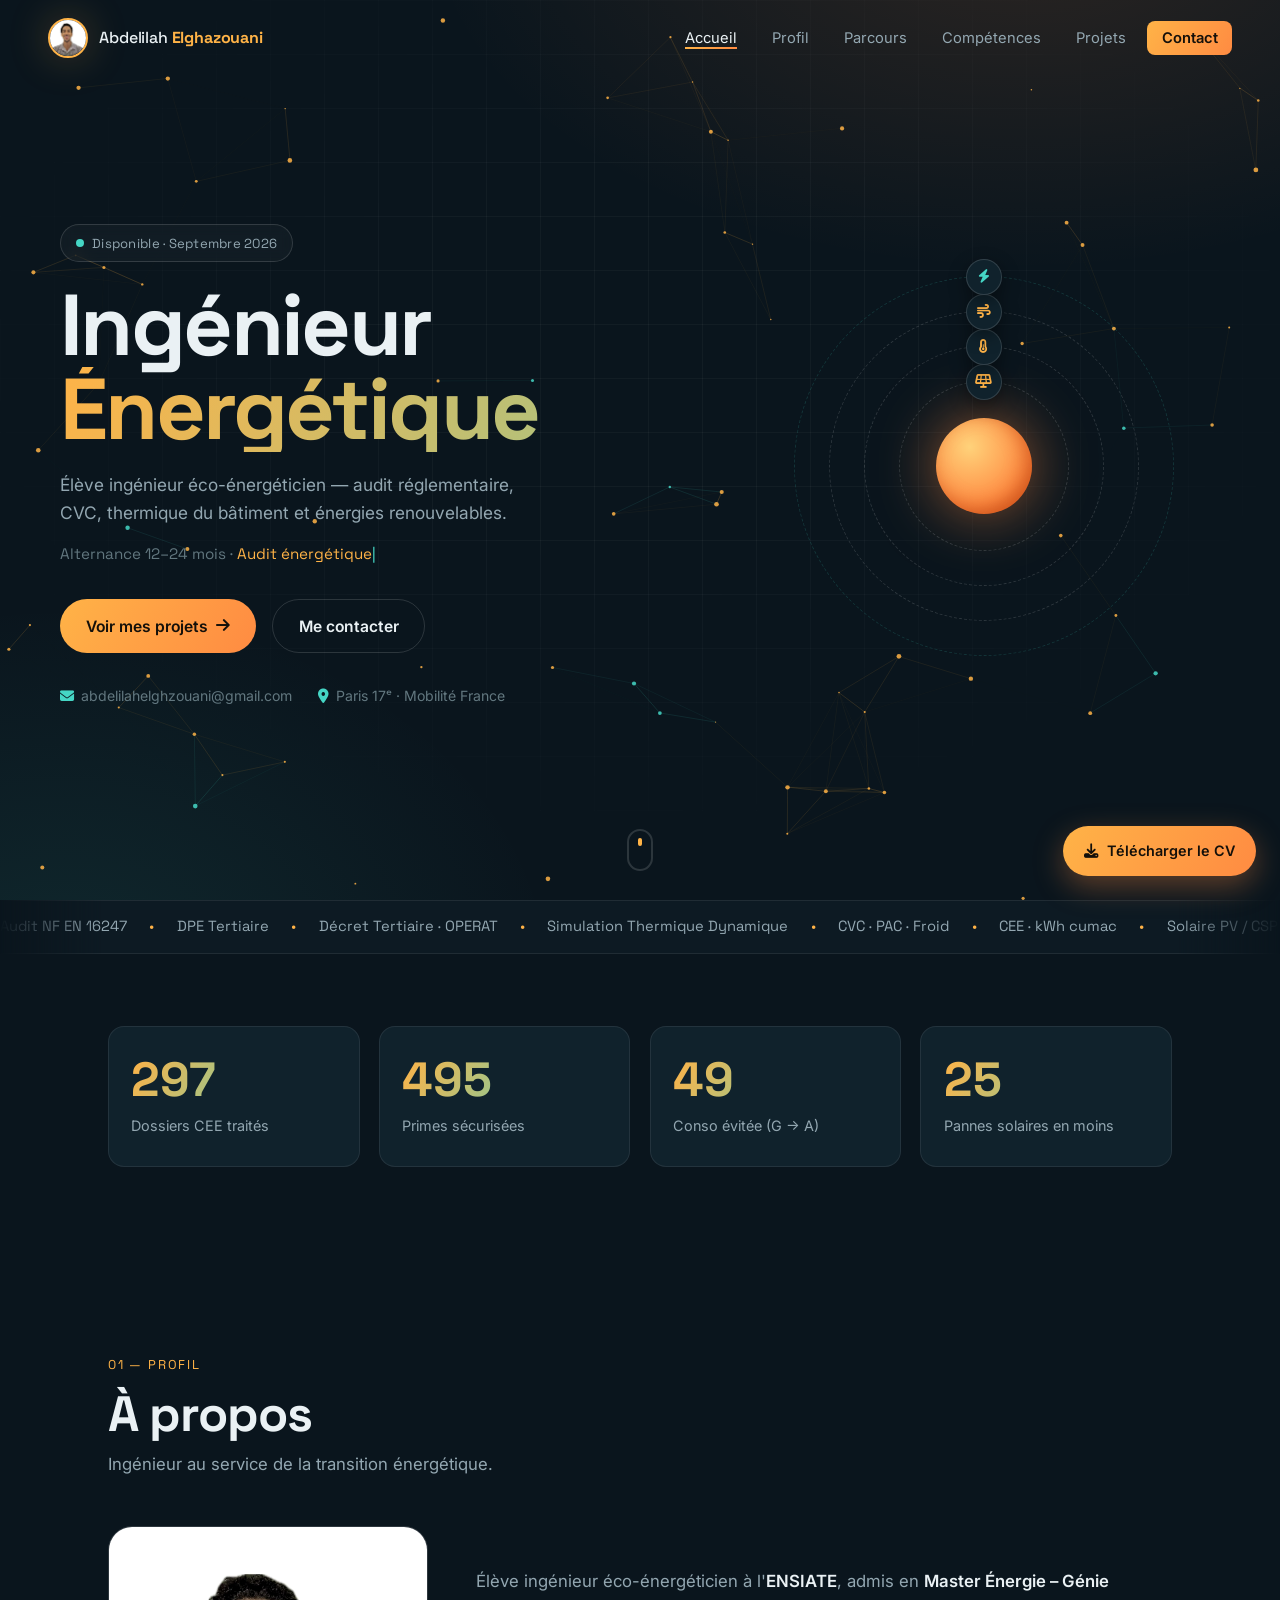
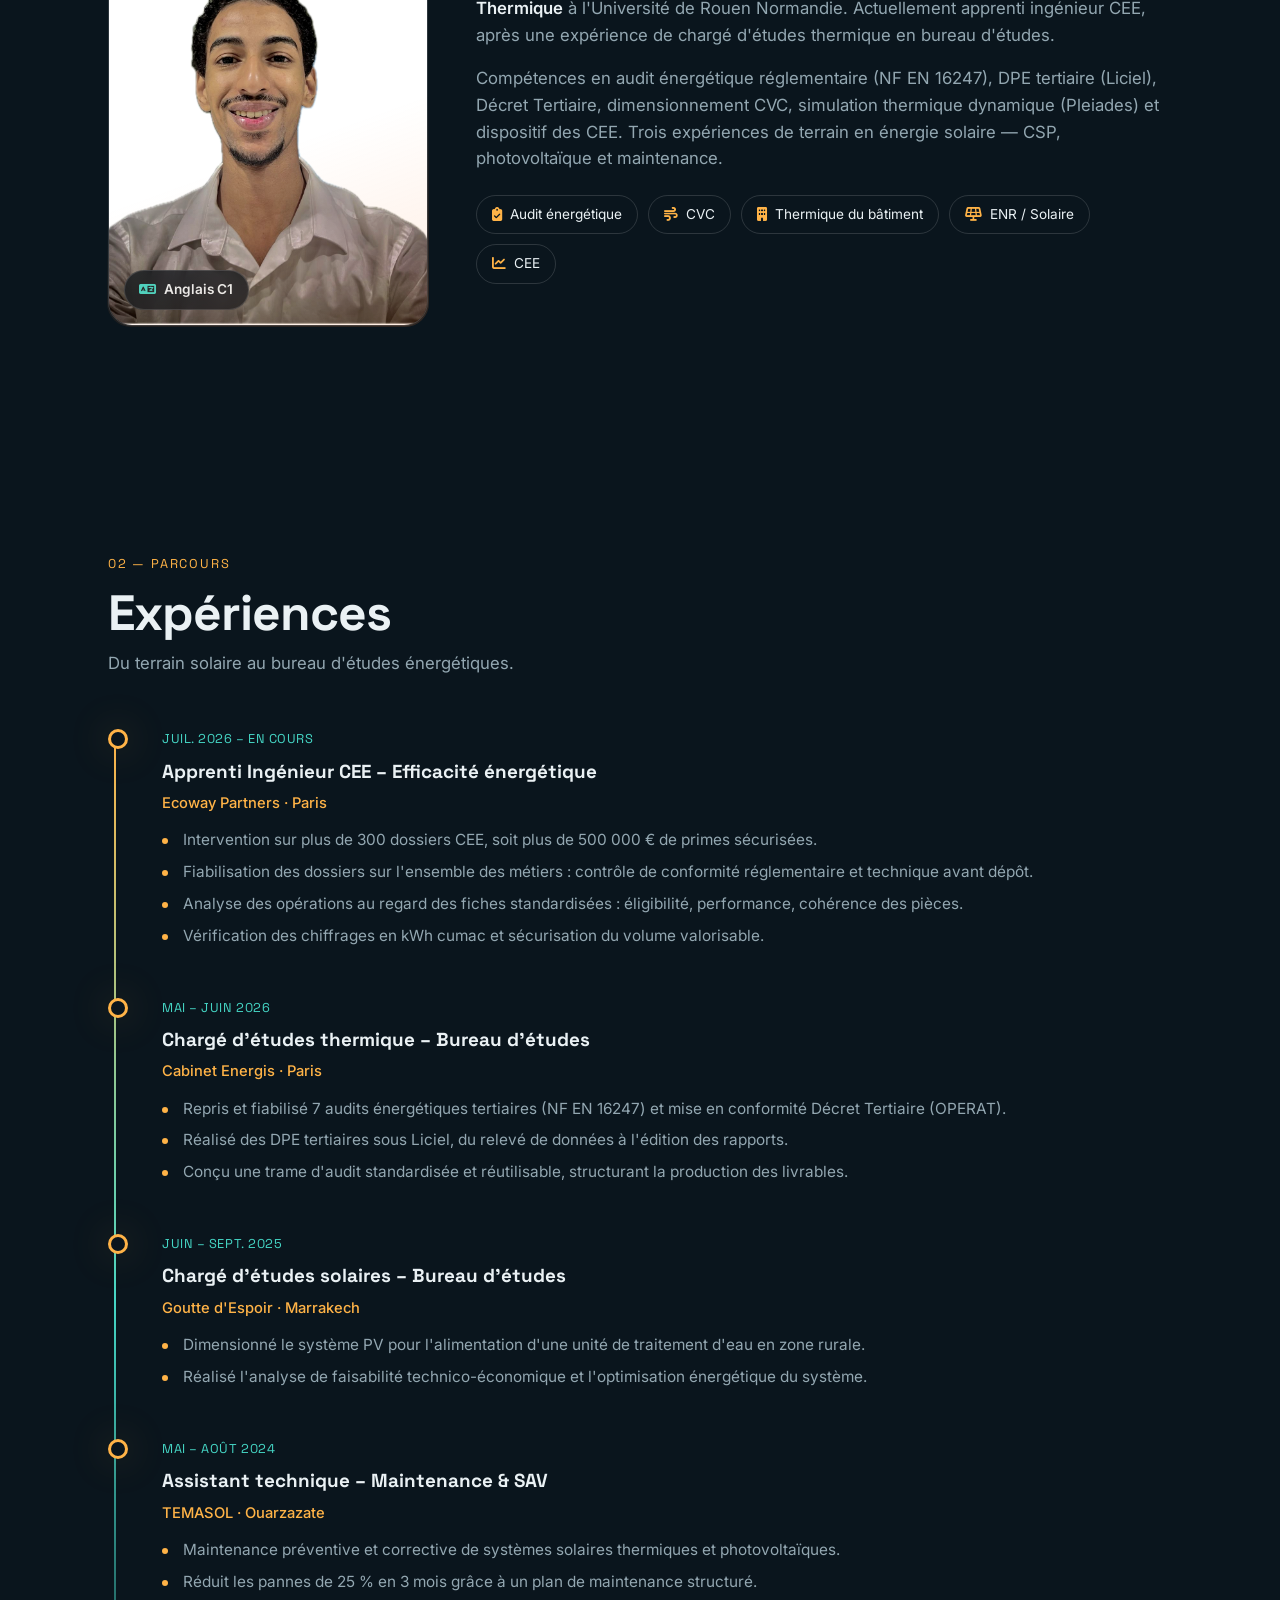
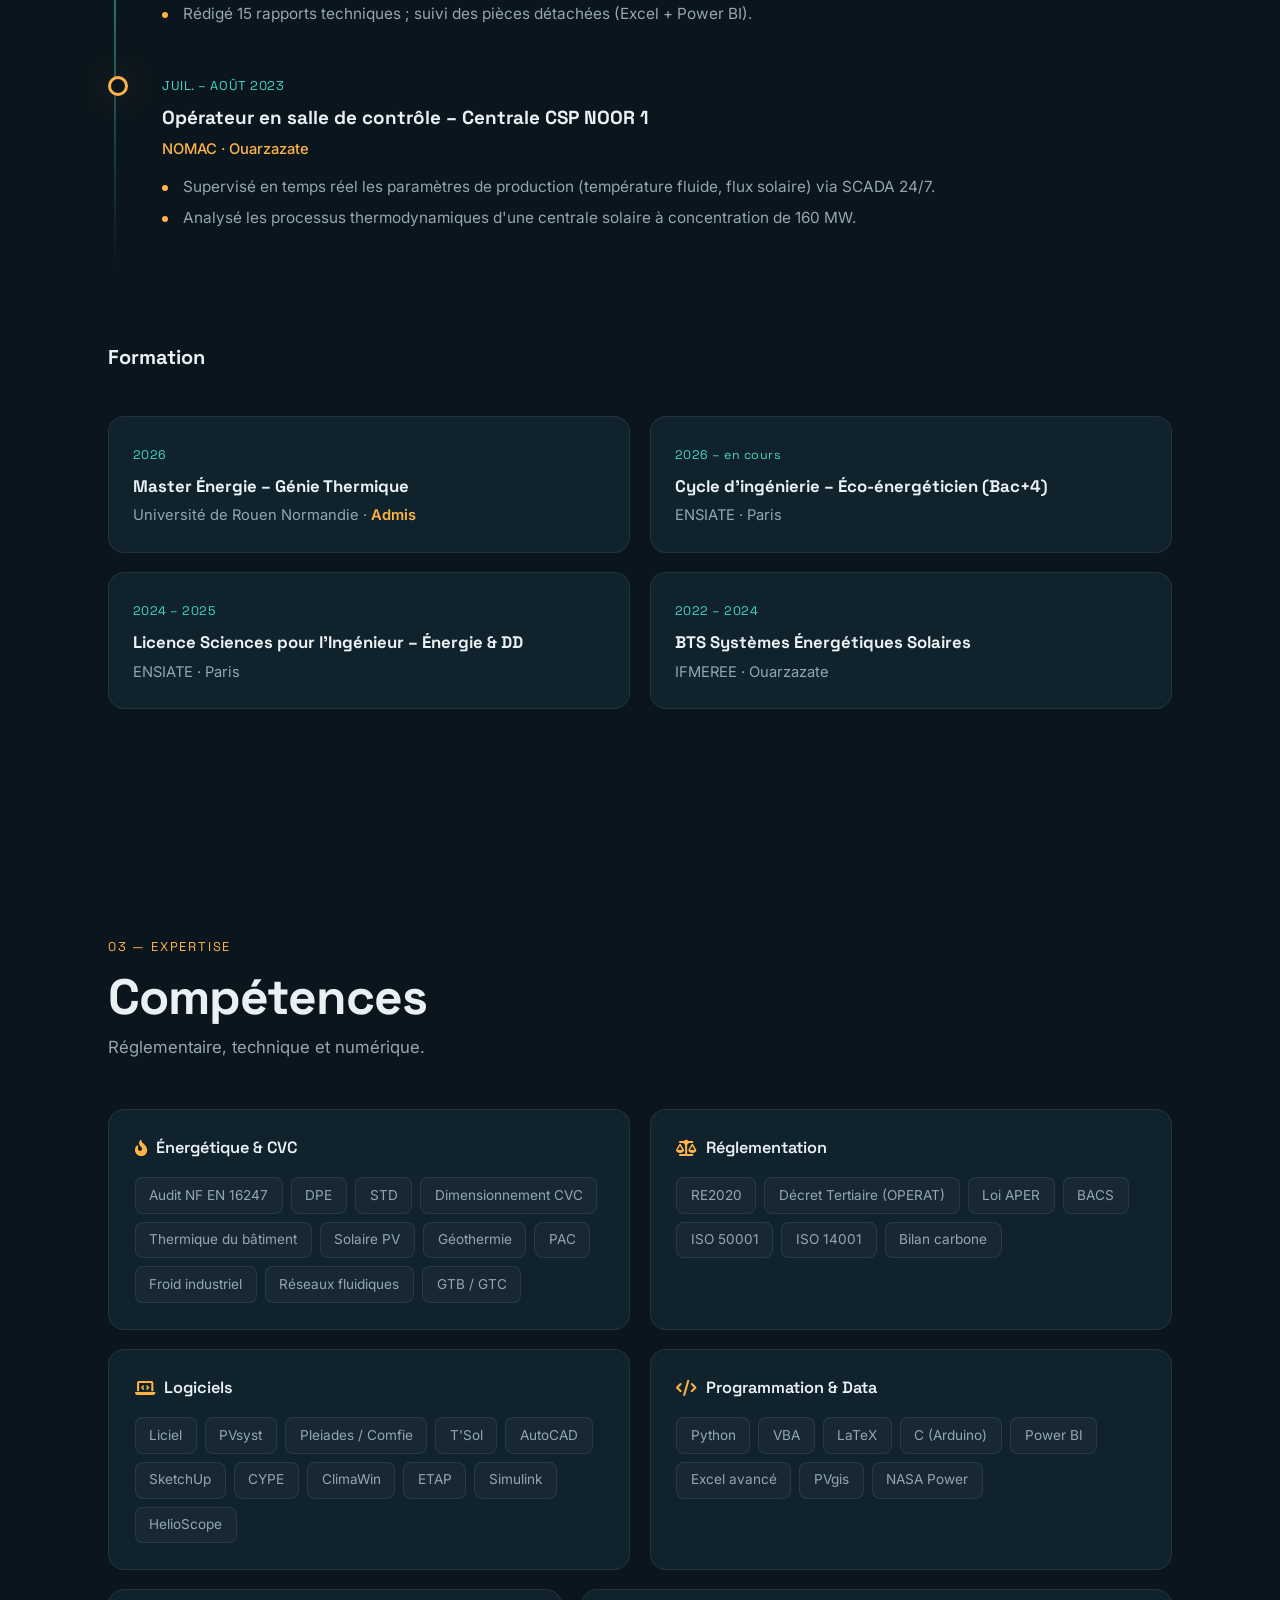
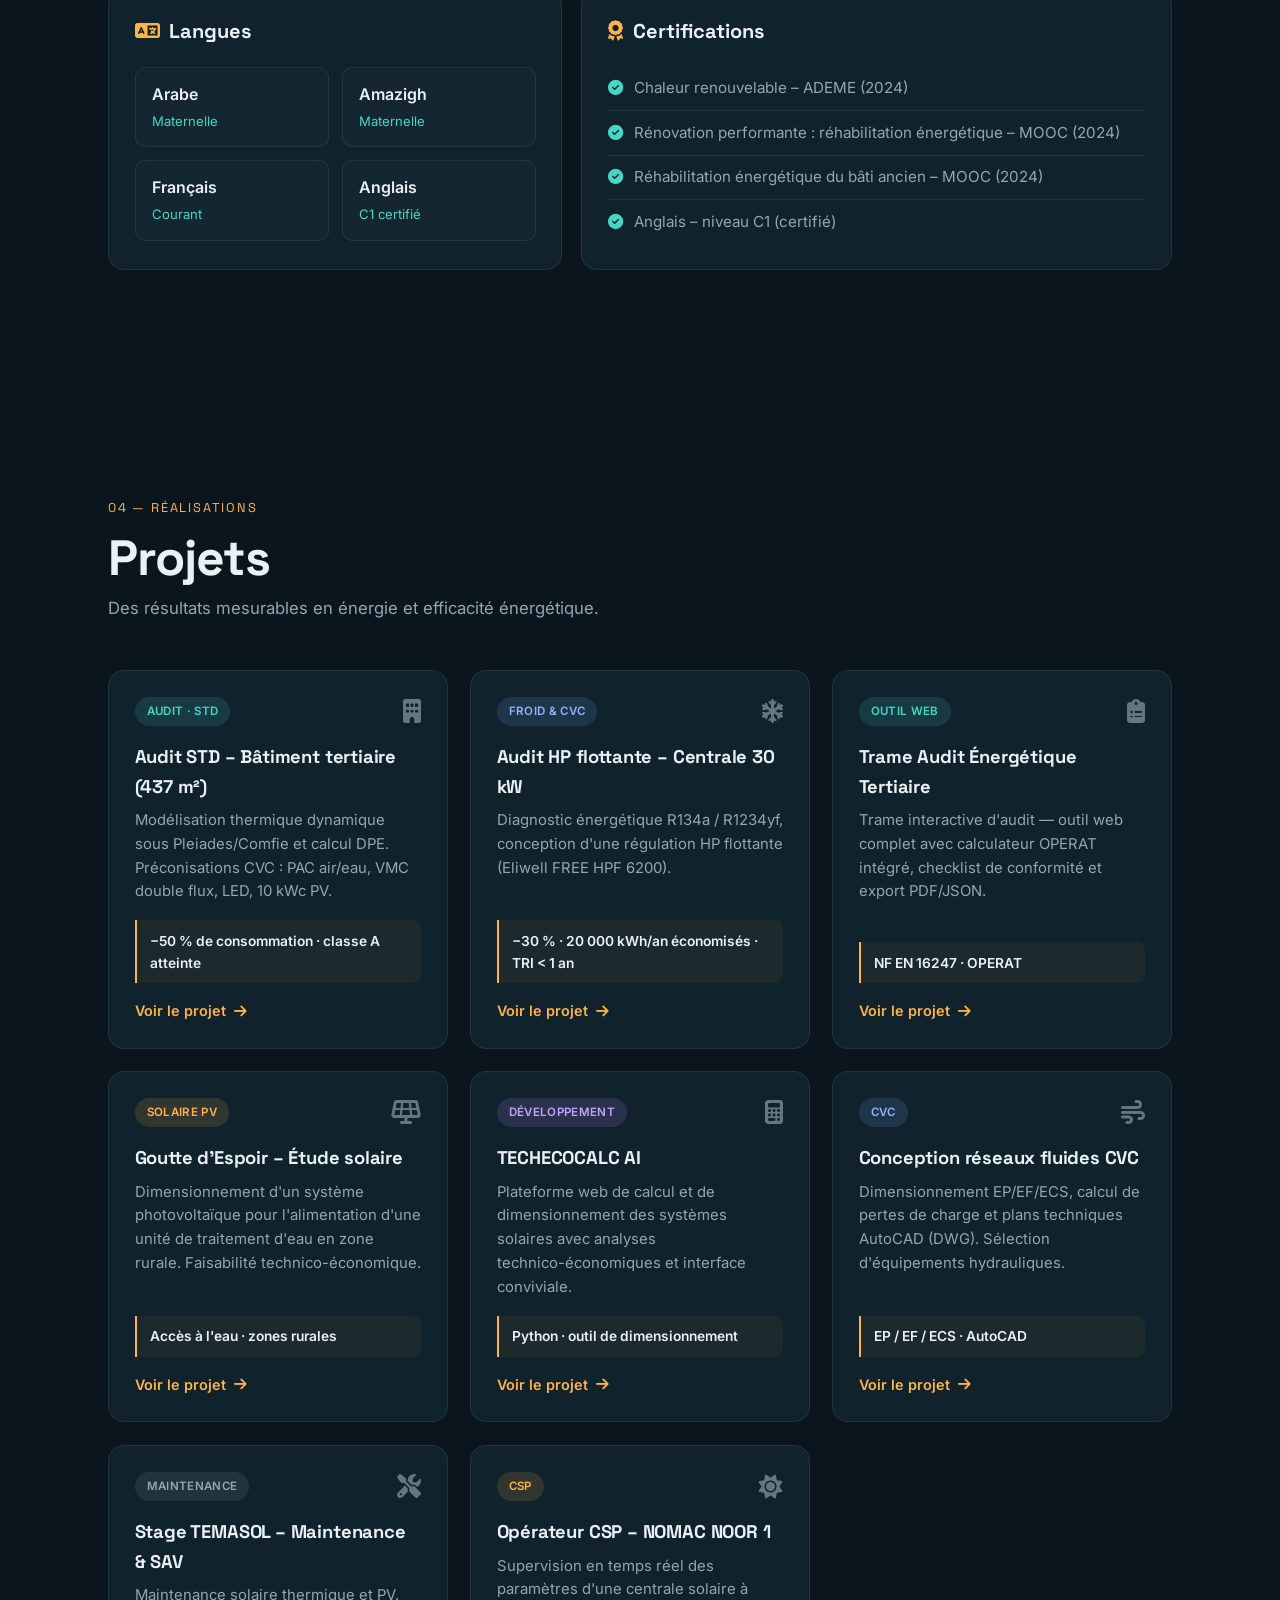
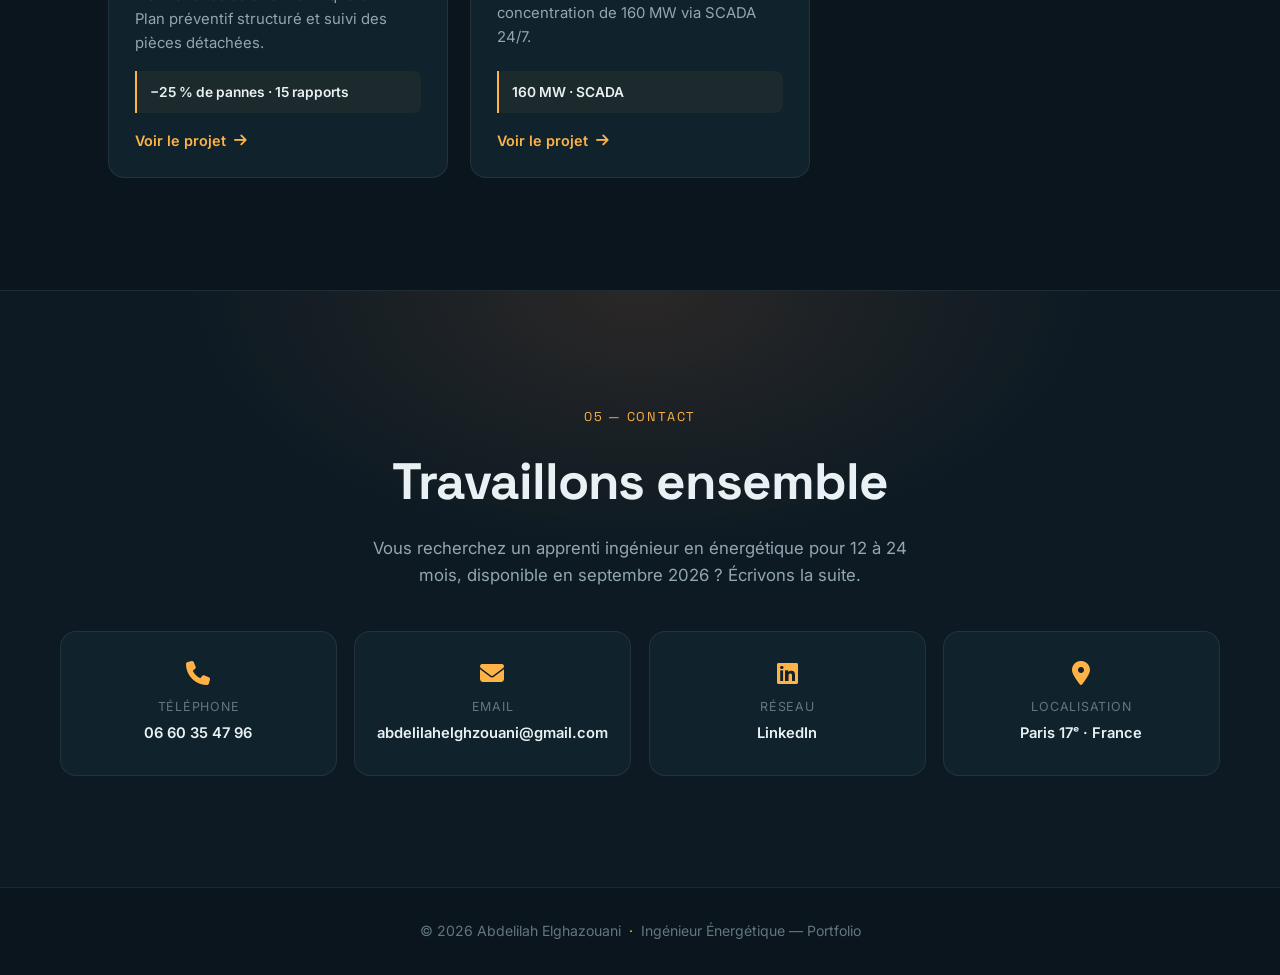
<file: index.html>
<!DOCTYPE html>
<html lang="fr">
<head>
  <meta charset="UTF-8" />
  <meta name="viewport" content="width=device-width, initial-scale=1.0" />
  <title>Abdelilah Elghazouani – Ingénieur Énergétique | Portfolio</title>
  <meta name="description" content="Portfolio d'Abdelilah Elghazouani, élève ingénieur éco-énergéticien (ENSIATE). Audit énergétique NF EN 16247, DPE, CVC, simulation thermique dynamique, CEE et énergie solaire PV/CSP." />
  <meta name="theme-color" content="#0a151d" />

  <!-- Open Graph -->
  <meta property="og:title" content="Abdelilah Elghazouani – Ingénieur Énergétique" />
  <meta property="og:description" content="Audit énergétique, CVC, thermique du bâtiment, ENR/Solaire. Recherche alternance 12–24 mois, disponible septembre 2026." />
  <meta property="og:type" content="website" />
  <meta property="og:image" content="img/profile.jpg" />

  <!-- Fonts -->
  <link rel="preconnect" href="https://fonts.googleapis.com" />
  <link rel="preconnect" href="https://fonts.gstatic.com" crossorigin />
  <link href="https://fonts.googleapis.com/css2?family=Space+Grotesk:wght@400;500;600;700&family=Inter:wght@300;400;500;600;700&display=swap" rel="stylesheet" />

  <!-- Font Awesome -->
  <link rel="stylesheet" href="https://cdnjs.cloudflare.com/ajax/libs/font-awesome/6.5.1/css/all.min.css" crossorigin="anonymous" referrerpolicy="no-referrer" />

  <link rel="stylesheet" href="style.css" />
  <link rel="icon" type="image/png" href="img/logo.png" />

  <!-- Google Analytics -->
  <script async src="https://www.googletagmanager.com/gtag/js?id=G-EHXMS5CHFZ"></script>
  <script>
    window.dataLayer = window.dataLayer || [];
    function gtag(){dataLayer.push(arguments);}
    gtag('js', new Date());
    gtag('config', 'G-EHXMS5CHFZ');
  </script>
</head>
<body>

  <!-- Scroll progress -->
  <div class="scroll-progress" id="scrollProgress" aria-hidden="true"></div>
  <!-- Cursor glow -->
  <div class="cursor-glow" id="cursorGlow" aria-hidden="true"></div>

  <!-- ========== NAVBAR ========== -->
  <header class="header">
    <nav class="navbar" id="navbar" aria-label="Navigation principale">
      <a href="#accueil" class="logo">
        <img src="img/profile.jpg" alt="Portrait d'Abdelilah Elghazouani" class="profile-logo" />
        <span class="logo-name">Abdelilah <strong>Elghazouani</strong></span>
      </a>
      <input type="checkbox" id="menu-toggle" aria-label="Ouvrir le menu" />
      <label for="menu-toggle" class="hamburger" aria-hidden="true"><span></span><span></span><span></span></label>
      <ul class="nav-links">
        <li><a href="#accueil" class="active">Accueil</a></li>
        <li><a href="#apropos">Profil</a></li>
        <li><a href="#parcours">Parcours</a></li>
        <li><a href="#competences">Compétences</a></li>
        <li><a href="#projets">Projets</a></li>
        <li><a href="#contact" class="nav-cta">Contact</a></li>
      </ul>
    </nav>

    <!-- ========== HERO ========== -->
    <section id="accueil" class="hero">
      <canvas id="energyCanvas" aria-hidden="true"></canvas>
      <div class="hero-grid-overlay" aria-hidden="true"></div>

      <div class="hero-inner">
        <div class="hero-text">
          <div class="hero-badge">
            <span class="pulse-dot"></span> Disponible · Septembre 2026
          </div>
          <h1 class="hero-title">
            <span class="line">Ingénieur</span>
            <span class="line gradient-text">Énergétique</span>
          </h1>
          <p class="hero-lead">
            Élève ingénieur éco-énergéticien — audit réglementaire, CVC,
            thermique du bâtiment et énergies renouvelables.
          </p>
          <p class="tagline">
            <span class="tagline-static">Alternance 12–24 mois ·</span>
            <span class="typing-text" id="typing"></span><span class="caret">|</span>
          </p>
          <div class="hero-buttons">
            <a href="#projets" class="cta cta-primary" data-magnetic>Voir mes projets <i class="fas fa-arrow-right"></i></a>
            <a href="#contact" class="cta cta-outline" data-magnetic>Me contacter</a>
          </div>
          <div class="hero-meta">
            <a href="mailto:abdelilahelghzouani@gmail.com"><i class="fas fa-envelope"></i> abdelilahelghzouani@gmail.com</a>
            <span><i class="fas fa-location-dot"></i> Paris 17ᵉ · Mobilité France</span>
          </div>
        </div>

        <div class="hero-visual" aria-hidden="true">
          <div class="orbit-system">
            <div class="sun-core"></div>
            <div class="orbit orbit-1"><span class="orbit-node"><i class="fas fa-solar-panel"></i></span></div>
            <div class="orbit orbit-2"><span class="orbit-node"><i class="fas fa-temperature-half"></i></span></div>
            <div class="orbit orbit-3"><span class="orbit-node"><i class="fas fa-wind"></i></span></div>
            <div class="orbit orbit-4"><span class="orbit-node"><i class="fas fa-bolt"></i></span></div>
          </div>
        </div>
      </div>

      <a href="#apropos" class="scroll-cue" aria-label="Défiler vers le bas">
        <span></span>
      </a>
    </section>
  </header>

  <!-- ========== MARQUEE ========== -->
  <div class="marquee" aria-hidden="true">
    <div class="marquee-track">
      <span>Audit NF EN 16247</span><span class="dot">•</span>
      <span>DPE Tertiaire</span><span class="dot">•</span>
      <span>Décret Tertiaire · OPERAT</span><span class="dot">•</span>
      <span>Simulation Thermique Dynamique</span><span class="dot">•</span>
      <span>CVC · PAC · Froid</span><span class="dot">•</span>
      <span>CEE · kWh cumac</span><span class="dot">•</span>
      <span>Solaire PV / CSP</span><span class="dot">•</span>
      <span>RE2020</span><span class="dot">•</span>
      <span>Audit NF EN 16247</span><span class="dot">•</span>
      <span>DPE Tertiaire</span><span class="dot">•</span>
      <span>Décret Tertiaire · OPERAT</span><span class="dot">•</span>
      <span>Simulation Thermique Dynamique</span><span class="dot">•</span>
      <span>CVC · PAC · Froid</span><span class="dot">•</span>
      <span>CEE · kWh cumac</span><span class="dot">•</span>
      <span>Solaire PV / CSP</span><span class="dot">•</span>
      <span>RE2020</span><span class="dot">•</span>
    </div>
  </div>

  <!-- ========== STATS ========== -->
  <section class="stats-section reveal">
    <div class="stats-grid">
      <div class="stat-card">
        <div class="stat-number" data-target="300" data-suffix="+">0</div>
        <div class="stat-label">Dossiers CEE traités</div>
      </div>
      <div class="stat-card">
        <div class="stat-number" data-target="500" data-suffix="k€">0</div>
        <div class="stat-label">Primes sécurisées</div>
      </div>
      <div class="stat-card">
        <div class="stat-number" data-target="50" data-suffix="%">0</div>
        <div class="stat-label">Conso évitée (G → A)</div>
      </div>
      <div class="stat-card">
        <div class="stat-number" data-target="25" data-suffix="%">0</div>
        <div class="stat-label">Pannes solaires en moins</div>
      </div>
    </div>
  </section>

  <main>

    <!-- ========== ABOUT ========== -->
    <section id="apropos" class="section">
      <div class="section-header reveal">
        <span class="eyebrow">01 — Profil</span>
        <h2>À propos</h2>
        <p class="section-subtitle">Ingénieur au service de la transition énergétique.</p>
      </div>

      <div class="about-content">
        <div class="about-photo reveal-left">
          <img src="img/profile.jpg" alt="Portrait d'Abdelilah Elghazouani" class="profile-photo" />
          <div class="about-photo-badge">
            <i class="fas fa-language"></i> Anglais C1
          </div>
        </div>
        <div class="about-text reveal-right">
          <p>
            Élève ingénieur éco-énergéticien à l'<strong>ENSIATE</strong>, admis en
            <strong>Master Énergie – Génie Thermique</strong> à l'Université de Rouen Normandie.
            Actuellement apprenti ingénieur CEE, après une expérience de chargé d'études
            thermique en bureau d'études.
          </p>
          <p>
            Compétences en audit énergétique réglementaire (NF EN 16247), DPE tertiaire (Liciel),
            Décret Tertiaire, dimensionnement CVC, simulation thermique dynamique (Pleiades) et
            dispositif des CEE. Trois expériences de terrain en énergie solaire — CSP,
            photovoltaïque et maintenance.
          </p>
          <div class="about-highlights">
            <span class="highlight-tag"><i class="fas fa-clipboard-check"></i> Audit énergétique</span>
            <span class="highlight-tag"><i class="fas fa-wind"></i> CVC</span>
            <span class="highlight-tag"><i class="fas fa-building"></i> Thermique du bâtiment</span>
            <span class="highlight-tag"><i class="fas fa-solar-panel"></i> ENR / Solaire</span>
            <span class="highlight-tag"><i class="fas fa-chart-line"></i> CEE</span>
          </div>
        </div>
      </div>
    </section>

    <!-- ========== PARCOURS (EXPERIENCES + FORMATION) ========== -->
    <section id="parcours" class="section">
      <div class="section-header reveal">
        <span class="eyebrow">02 — Parcours</span>
        <h2>Expériences</h2>
        <p class="section-subtitle">Du terrain solaire au bureau d'études énergétiques.</p>
      </div>

      <div class="timeline">
        <div class="timeline-item reveal">
          <span class="timeline-date">Juil. 2026 – en cours</span>
          <h4>Apprenti Ingénieur CEE – Efficacité énergétique</h4>
          <span class="timeline-org">Ecoway Partners · Paris</span>
          <ul>
            <li>Intervention sur plus de 300 dossiers CEE, soit plus de 500 000 € de primes sécurisées.</li>
            <li>Fiabilisation des dossiers sur l'ensemble des métiers : contrôle de conformité réglementaire et technique avant dépôt.</li>
            <li>Analyse des opérations au regard des fiches standardisées : éligibilité, performance, cohérence des pièces.</li>
            <li>Vérification des chiffrages en kWh cumac et sécurisation du volume valorisable.</li>
          </ul>
        </div>

        <div class="timeline-item reveal">
          <span class="timeline-date">Mai – Juin 2026</span>
          <h4>Chargé d'études thermique – Bureau d'études</h4>
          <span class="timeline-org">Cabinet Energis · Paris</span>
          <ul>
            <li>Repris et fiabilisé 7 audits énergétiques tertiaires (NF EN 16247) et mise en conformité Décret Tertiaire (OPERAT).</li>
            <li>Réalisé des DPE tertiaires sous Liciel, du relevé de données à l'édition des rapports.</li>
            <li>Conçu une trame d'audit standardisée et réutilisable, structurant la production des livrables.</li>
          </ul>
        </div>

        <div class="timeline-item reveal">
          <span class="timeline-date">Juin – Sept. 2025</span>
          <h4>Chargé d'études solaires – Bureau d'études</h4>
          <span class="timeline-org">Goutte d'Espoir · Marrakech</span>
          <ul>
            <li>Dimensionné le système PV pour l'alimentation d'une unité de traitement d'eau en zone rurale.</li>
            <li>Réalisé l'analyse de faisabilité technico-économique et l'optimisation énergétique du système.</li>
          </ul>
        </div>

        <div class="timeline-item reveal">
          <span class="timeline-date">Mai – Août 2024</span>
          <h4>Assistant technique – Maintenance &amp; SAV</h4>
          <span class="timeline-org">TEMASOL · Ouarzazate</span>
          <ul>
            <li>Maintenance préventive et corrective de systèmes solaires thermiques et photovoltaïques.</li>
            <li>Réduit les pannes de 25 % en 3 mois grâce à un plan de maintenance structuré.</li>
            <li>Rédigé 15 rapports techniques ; suivi des pièces détachées (Excel + Power BI).</li>
          </ul>
        </div>

        <div class="timeline-item reveal">
          <span class="timeline-date">Juil. – Août 2023</span>
          <h4>Opérateur en salle de contrôle – Centrale CSP NOOR 1</h4>
          <span class="timeline-org">NOMAC · Ouarzazate</span>
          <ul>
            <li>Supervisé en temps réel les paramètres de production (température fluide, flux solaire) via SCADA 24/7.</li>
            <li>Analysé les processus thermodynamiques d'une centrale solaire à concentration de 160 MW.</li>
          </ul>
        </div>
      </div>

      <div class="edu-grid">
        <div class="section-header reveal" style="text-align:left;margin-bottom:1.5rem">
          <h3 class="block-title">Formation</h3>
        </div>
        <div class="edu-cards">
          <div class="edu-card reveal">
            <span class="edu-year">2026</span>
            <h4>Master Énergie – Génie Thermique</h4>
            <p>Université de Rouen Normandie · <em>Admis</em></p>
          </div>
          <div class="edu-card reveal">
            <span class="edu-year">2026 – en cours</span>
            <h4>Cycle d'ingénierie – Éco-énergéticien (Bac+4)</h4>
            <p>ENSIATE · Paris</p>
          </div>
          <div class="edu-card reveal">
            <span class="edu-year">2024 – 2025</span>
            <h4>Licence Sciences pour l'Ingénieur – Énergie &amp; DD</h4>
            <p>ENSIATE · Paris</p>
          </div>
          <div class="edu-card reveal">
            <span class="edu-year">2022 – 2024</span>
            <h4>BTS Systèmes Énergétiques Solaires</h4>
            <p>IFMEREE · Ouarzazate</p>
          </div>
        </div>
      </div>
    </section>

    <!-- ========== COMPETENCES ========== -->
    <section id="competences" class="section">
      <div class="section-header reveal">
        <span class="eyebrow">03 — Expertise</span>
        <h2>Compétences</h2>
        <p class="section-subtitle">Réglementaire, technique et numérique.</p>
      </div>

      <div class="skills-grid">
        <div class="skills-category reveal">
          <div class="skills-category-title"><i class="fas fa-fire-flame-curved"></i> Énergétique &amp; CVC</div>
          <div class="skills-tags">
            <span class="skill-tag">Audit NF EN 16247</span>
            <span class="skill-tag">DPE</span>
            <span class="skill-tag">STD</span>
            <span class="skill-tag">Dimensionnement CVC</span>
            <span class="skill-tag">Thermique du bâtiment</span>
            <span class="skill-tag">Solaire PV</span>
            <span class="skill-tag">Géothermie</span>
            <span class="skill-tag">PAC</span>
            <span class="skill-tag">Froid industriel</span>
            <span class="skill-tag">Réseaux fluidiques</span>
            <span class="skill-tag">GTB / GTC</span>
          </div>
        </div>
        <div class="skills-category reveal">
          <div class="skills-category-title"><i class="fas fa-scale-balanced"></i> Réglementation</div>
          <div class="skills-tags">
            <span class="skill-tag">RE2020</span>
            <span class="skill-tag">Décret Tertiaire (OPERAT)</span>
            <span class="skill-tag">Loi APER</span>
            <span class="skill-tag">BACS</span>
            <span class="skill-tag">ISO 50001</span>
            <span class="skill-tag">ISO 14001</span>
            <span class="skill-tag">Bilan carbone</span>
          </div>
        </div>
        <div class="skills-category reveal">
          <div class="skills-category-title"><i class="fas fa-laptop-code"></i> Logiciels</div>
          <div class="skills-tags">
            <span class="skill-tag">Liciel</span>
            <span class="skill-tag">PVsyst</span>
            <span class="skill-tag">Pleiades / Comfie</span>
            <span class="skill-tag">T'Sol</span>
            <span class="skill-tag">AutoCAD</span>
            <span class="skill-tag">SketchUp</span>
            <span class="skill-tag">CYPE</span>
            <span class="skill-tag">ClimaWin</span>
            <span class="skill-tag">ETAP</span>
            <span class="skill-tag">Simulink</span>
            <span class="skill-tag">HelioScope</span>
          </div>
        </div>
        <div class="skills-category reveal">
          <div class="skills-category-title"><i class="fas fa-code"></i> Programmation &amp; Data</div>
          <div class="skills-tags">
            <span class="skill-tag">Python</span>
            <span class="skill-tag">VBA</span>
            <span class="skill-tag">LaTeX</span>
            <span class="skill-tag">C (Arduino)</span>
            <span class="skill-tag">Power BI</span>
            <span class="skill-tag">Excel avancé</span>
            <span class="skill-tag">PVgis</span>
            <span class="skill-tag">NASA Power</span>
          </div>
        </div>
      </div>

      <div class="lang-cert-grid">
        <div class="lang-block reveal">
          <h3 class="block-title"><i class="fas fa-language"></i> Langues</h3>
          <div class="languages-grid">
            <div class="lang-item"><div class="lang-name">Arabe</div><div class="lang-level">Maternelle</div></div>
            <div class="lang-item"><div class="lang-name">Amazigh</div><div class="lang-level">Maternelle</div></div>
            <div class="lang-item"><div class="lang-name">Français</div><div class="lang-level">Courant</div></div>
            <div class="lang-item"><div class="lang-name">Anglais</div><div class="lang-level">C1 certifié</div></div>
          </div>
        </div>
        <div class="cert-block reveal">
          <h3 class="block-title"><i class="fas fa-award"></i> Certifications</h3>
          <ul class="cert-list">
            <li><i class="fas fa-circle-check"></i> Chaleur renouvelable – ADEME (2024)</li>
            <li><i class="fas fa-circle-check"></i> Rénovation performante : réhabilitation énergétique – MOOC (2024)</li>
            <li><i class="fas fa-circle-check"></i> Réhabilitation énergétique du bâti ancien – MOOC (2024)</li>
            <li><i class="fas fa-circle-check"></i> Anglais – niveau C1 (certifié)</li>
          </ul>
        </div>
      </div>
    </section>

    <!-- ========== PROJECTS ========== -->
    <section id="projets" class="section">
      <div class="section-header reveal">
        <span class="eyebrow">04 — Réalisations</span>
        <h2>Projets</h2>
        <p class="section-subtitle">Des résultats mesurables en énergie et efficacité énergétique.</p>
      </div>

      <div class="projects-grid">
        <a href="pleiades.html" class="project-card reveal" data-tilt>
          <div class="project-card-top">
            <span class="project-card-badge badge-audit">Audit · STD</span>
            <i class="fas fa-building project-card-icon"></i>
          </div>
          <h3>Audit STD – Bâtiment tertiaire (437 m²)</h3>
          <p>Modélisation thermique dynamique sous Pleiades/Comfie et calcul DPE. Préconisations CVC : PAC air/eau, VMC double flux, LED, 10 kWc PV.</p>
          <div class="project-card-result">−50 % de consommation · classe A atteinte</div>
          <span class="project-card-link">Voir le projet <i class="fas fa-arrow-right"></i></span>
        </a>

        <a href="hp-flottante.html" class="project-card reveal" data-tilt>
          <div class="project-card-top">
            <span class="project-card-badge badge-cvc">Froid &amp; CVC</span>
            <i class="fas fa-snowflake project-card-icon"></i>
          </div>
          <h3>Audit HP flottante – Centrale 30 kW</h3>
          <p>Diagnostic énergétique R134a / R1234yf, conception d'une régulation HP flottante (Eliwell FREE HPF 6200).</p>
          <div class="project-card-result">−30 % · 20 000 kWh/an économisés · TRI &lt; 1 an</div>
          <span class="project-card-link">Voir le projet <i class="fas fa-arrow-right"></i></span>
        </a>

        <a href="audit-trame.html" class="project-card reveal" data-tilt>
          <div class="project-card-top">
            <span class="project-card-badge badge-audit">Outil web</span>
            <i class="fas fa-clipboard-list project-card-icon"></i>
          </div>
          <h3>Trame Audit Énergétique Tertiaire</h3>
          <p>Trame interactive d'audit — outil web complet avec calculateur OPERAT intégré, checklist de conformité et export PDF/JSON.</p>
          <div class="project-card-result">NF EN 16247 · OPERAT</div>
          <span class="project-card-link">Voir le projet <i class="fas fa-arrow-right"></i></span>
        </a>

        <a href="gouttes.html" class="project-card reveal" data-tilt>
          <div class="project-card-top">
            <span class="project-card-badge badge-solar">Solaire PV</span>
            <i class="fas fa-solar-panel project-card-icon"></i>
          </div>
          <h3>Goutte d'Espoir – Étude solaire</h3>
          <p>Dimensionnement d'un système photovoltaïque pour l'alimentation d'une unité de traitement d'eau en zone rurale. Faisabilité technico-économique.</p>
          <div class="project-card-result">Accès à l'eau · zones rurales</div>
          <span class="project-card-link">Voir le projet <i class="fas fa-arrow-right"></i></span>
        </a>

        <a href="techecocalc.html" class="project-card reveal" data-tilt>
          <div class="project-card-top">
            <span class="project-card-badge badge-dev">Développement</span>
            <i class="fas fa-calculator project-card-icon"></i>
          </div>
          <h3>TECHECOCALC AI</h3>
          <p>Plateforme web de calcul et de dimensionnement des systèmes solaires avec analyses technico-économiques et interface conviviale.</p>
          <div class="project-card-result">Python · outil de dimensionnement</div>
          <span class="project-card-link">Voir le projet <i class="fas fa-arrow-right"></i></span>
        </a>

        <a href="conception-cvc.html" class="project-card reveal" data-tilt>
          <div class="project-card-top">
            <span class="project-card-badge badge-cvc">CVC</span>
            <i class="fas fa-wind project-card-icon"></i>
          </div>
          <h3>Conception réseaux fluides CVC</h3>
          <p>Dimensionnement EP/EF/ECS, calcul de pertes de charge et plans techniques AutoCAD (DWG). Sélection d'équipements hydrauliques.</p>
          <div class="project-card-result">EP / EF / ECS · AutoCAD</div>
          <span class="project-card-link">Voir le projet <i class="fas fa-arrow-right"></i></span>
        </a>

        <a href="stage-temasol.html" class="project-card reveal" data-tilt>
          <div class="project-card-top">
            <span class="project-card-badge badge-stage">Maintenance</span>
            <i class="fas fa-screwdriver-wrench project-card-icon"></i>
          </div>
          <h3>Stage TEMASOL – Maintenance &amp; SAV</h3>
          <p>Maintenance solaire thermique et PV. Plan préventif structuré et suivi des pièces détachées.</p>
          <div class="project-card-result">−25 % de pannes · 15 rapports</div>
          <span class="project-card-link">Voir le projet <i class="fas fa-arrow-right"></i></span>
        </a>

        <a href="operateur-csp.html" class="project-card reveal" data-tilt>
          <div class="project-card-top">
            <span class="project-card-badge badge-solar">CSP</span>
            <i class="fas fa-sun project-card-icon"></i>
          </div>
          <h3>Opérateur CSP – NOMAC NOOR 1</h3>
          <p>Supervision en temps réel des paramètres d'une centrale solaire à concentration de 160 MW via SCADA 24/7.</p>
          <div class="project-card-result">160 MW · SCADA</div>
          <span class="project-card-link">Voir le projet <i class="fas fa-arrow-right"></i></span>
        </a>
      </div>
    </section>

    <!-- ========== CONTACT ========== -->
    <section id="contact" class="contact-section">
      <div class="contact-inner reveal">
        <span class="eyebrow">05 — Contact</span>
        <h2>Travaillons ensemble</h2>
        <p class="contact-subtitle">
          Vous recherchez un apprenti ingénieur en énergétique pour 12 à 24 mois,
          disponible en septembre 2026 ? Écrivons la suite.
        </p>
        <div class="contact-grid">
          <a href="tel:+33660354796" class="contact-card" data-magnetic>
            <i class="fas fa-phone"></i>
            <span class="contact-label">Téléphone</span>
            <span class="contact-value">06 60 35 47 96</span>
          </a>
          <a href="mailto:abdelilahelghzouani@gmail.com" class="contact-card" data-magnetic>
            <i class="fas fa-envelope"></i>
            <span class="contact-label">Email</span>
            <span class="contact-value">abdelilahelghzouani@gmail.com</span>
          </a>
          <a href="https://www.linkedin.com/in/alternance-paris-cvc-énergies-renouvelables-efficacité-énergétique" target="_blank" rel="noopener" class="contact-card" data-magnetic>
            <i class="fab fa-linkedin"></i>
            <span class="contact-label">Réseau</span>
            <span class="contact-value">LinkedIn</span>
          </a>
          <div class="contact-card">
            <i class="fas fa-location-dot"></i>
            <span class="contact-label">Localisation</span>
            <span class="contact-value">Paris 17ᵉ · France</span>
          </div>
        </div>
      </div>
    </section>

  </main>

  <footer>
    <span>© 2026 Abdelilah Elghazouani</span>
    <span class="footer-sep">·</span>
    <span>Ingénieur Énergétique — Portfolio</span>
  </footer>

  <a href="docs/CV-Elghazouani-Abdelilah.pdf" download class="download-cv-btn" title="Télécharger mon CV">
    <i class="fas fa-download"></i> <span>Télécharger le CV</span>
  </a>

  <script src="script.js"></script>
</body>
</html>
</file>
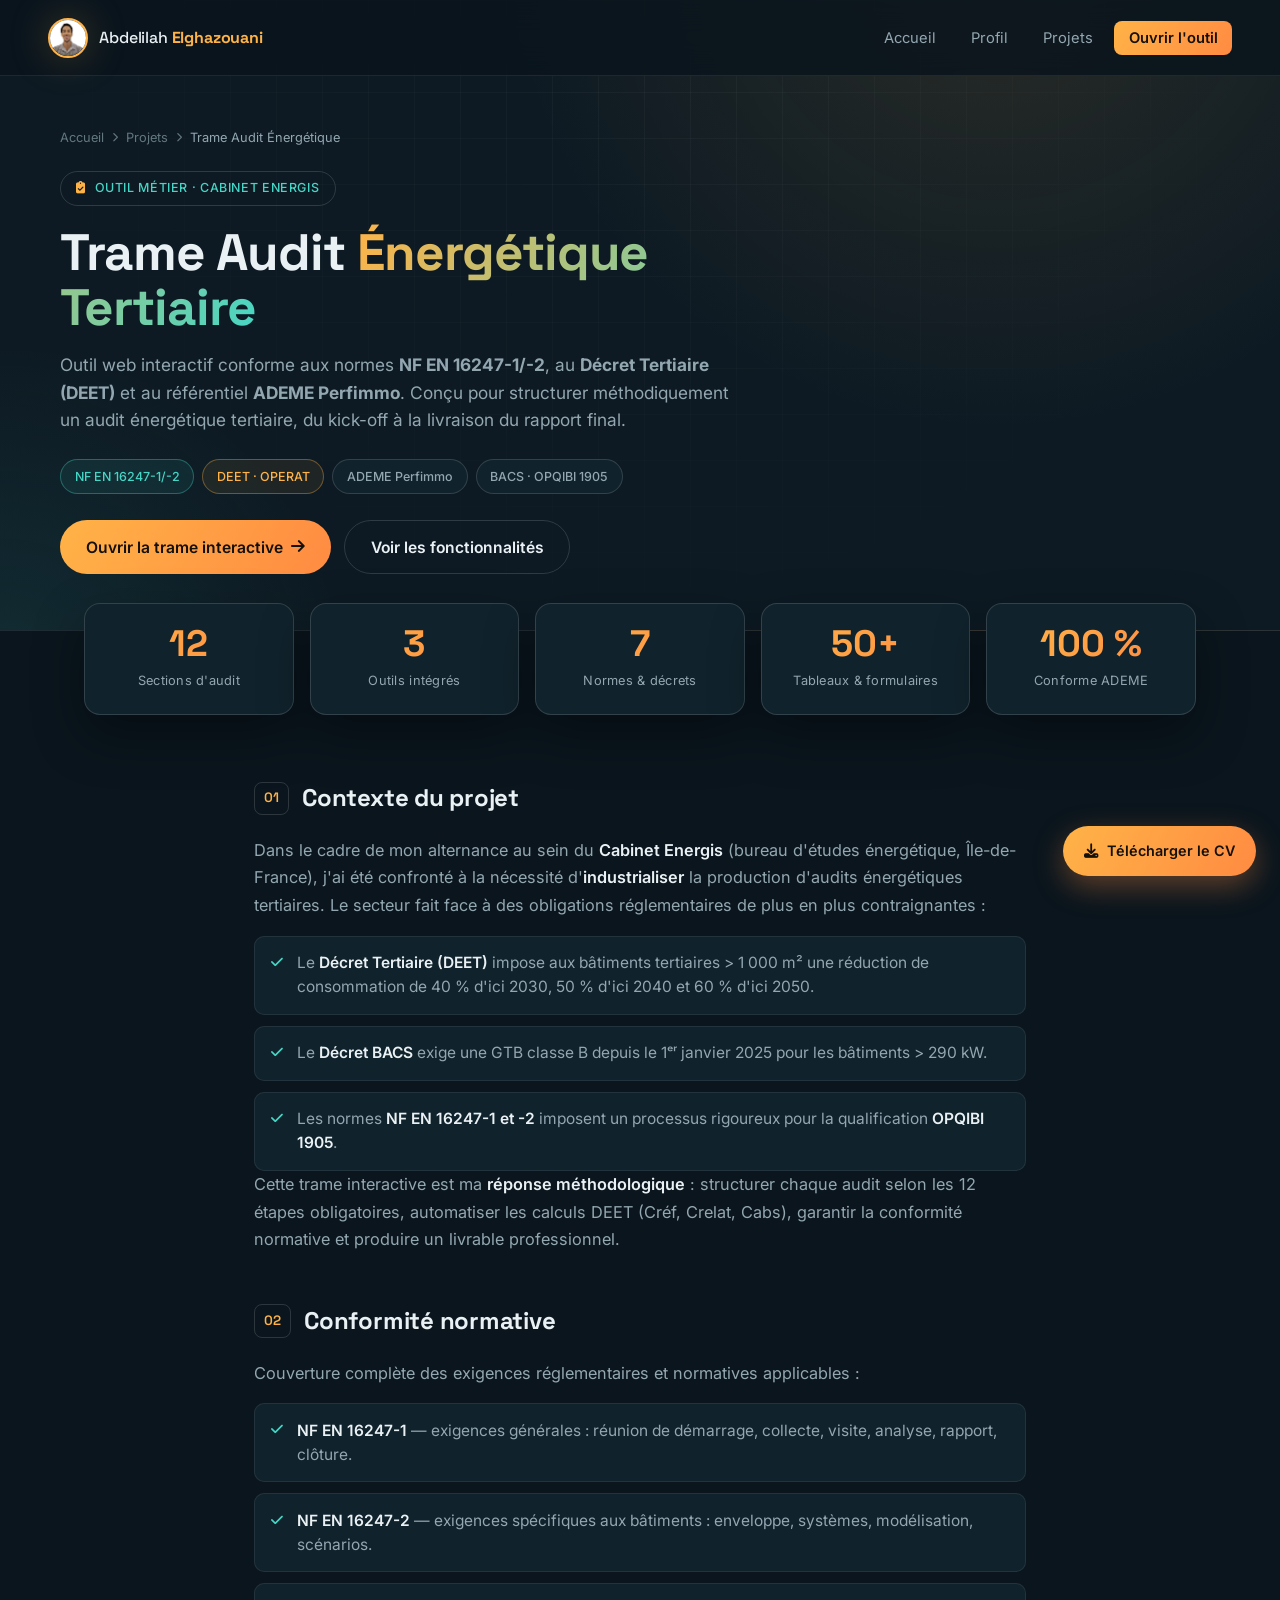
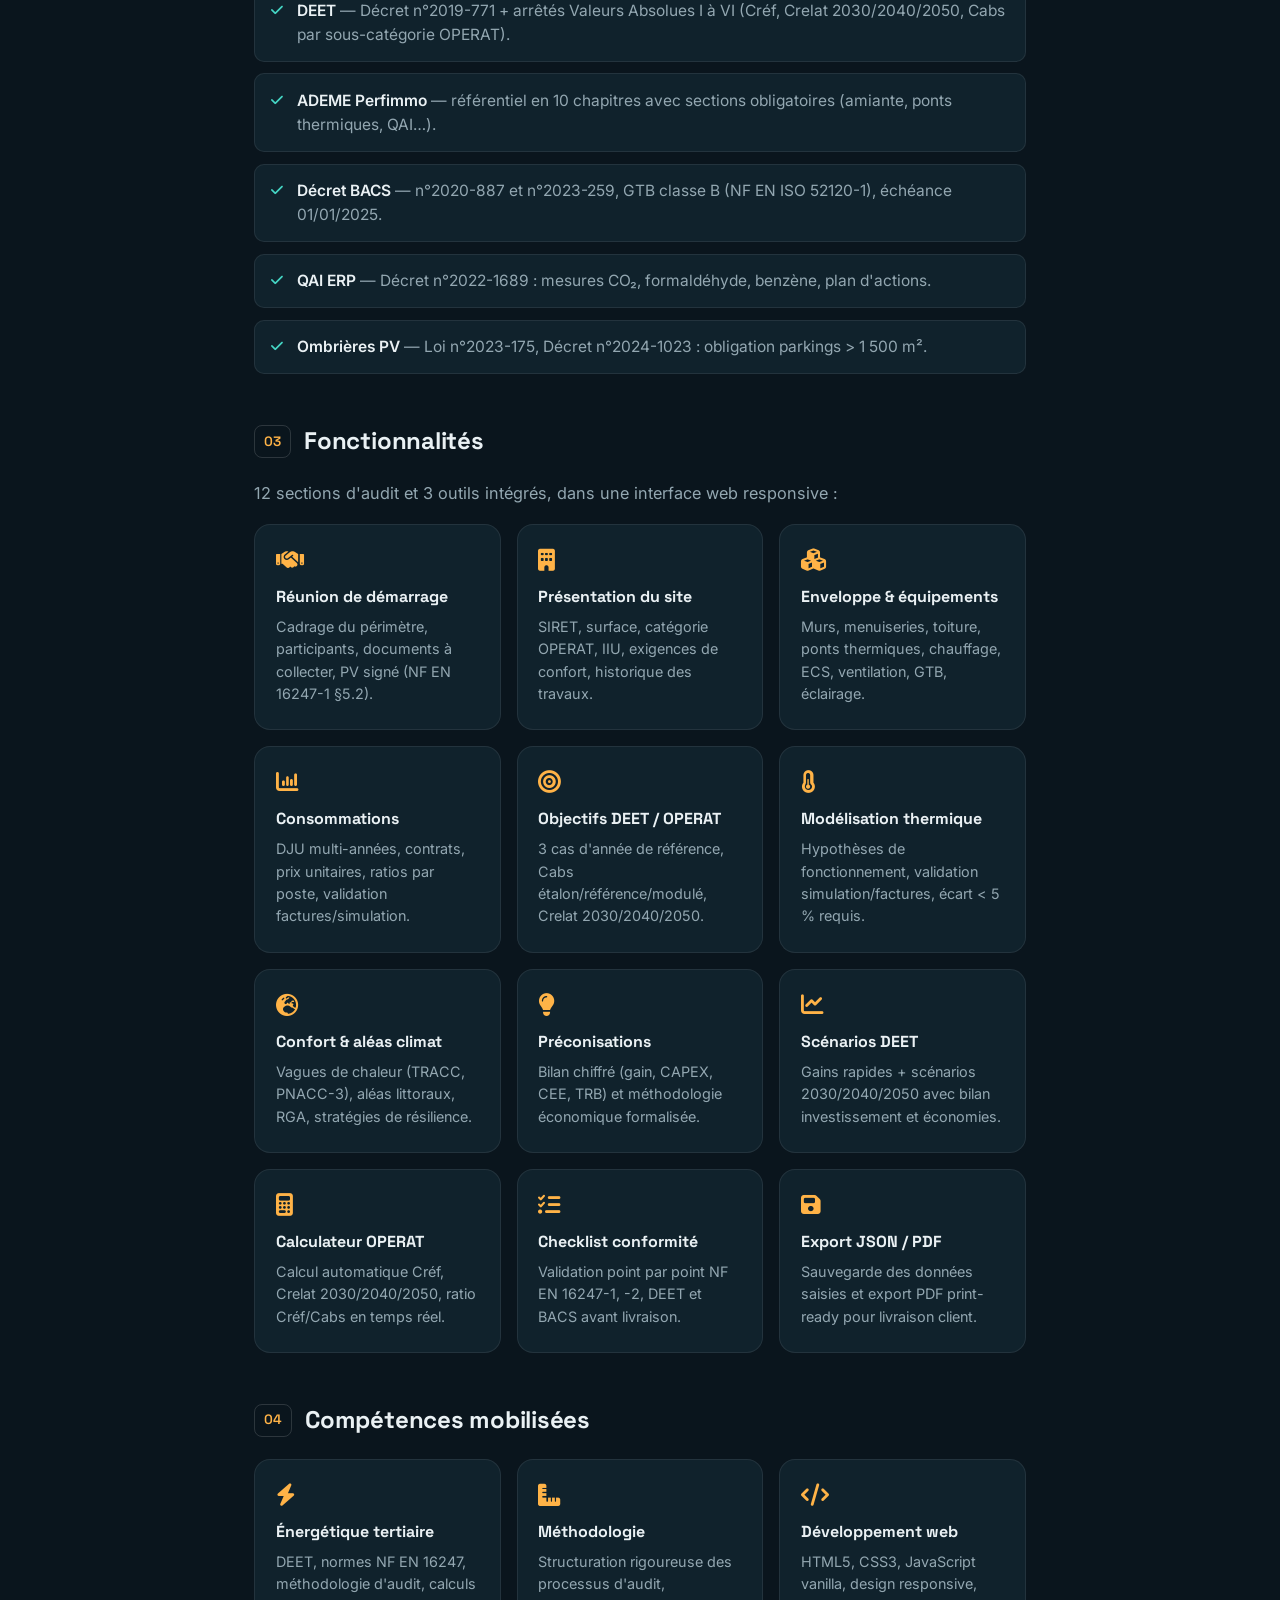
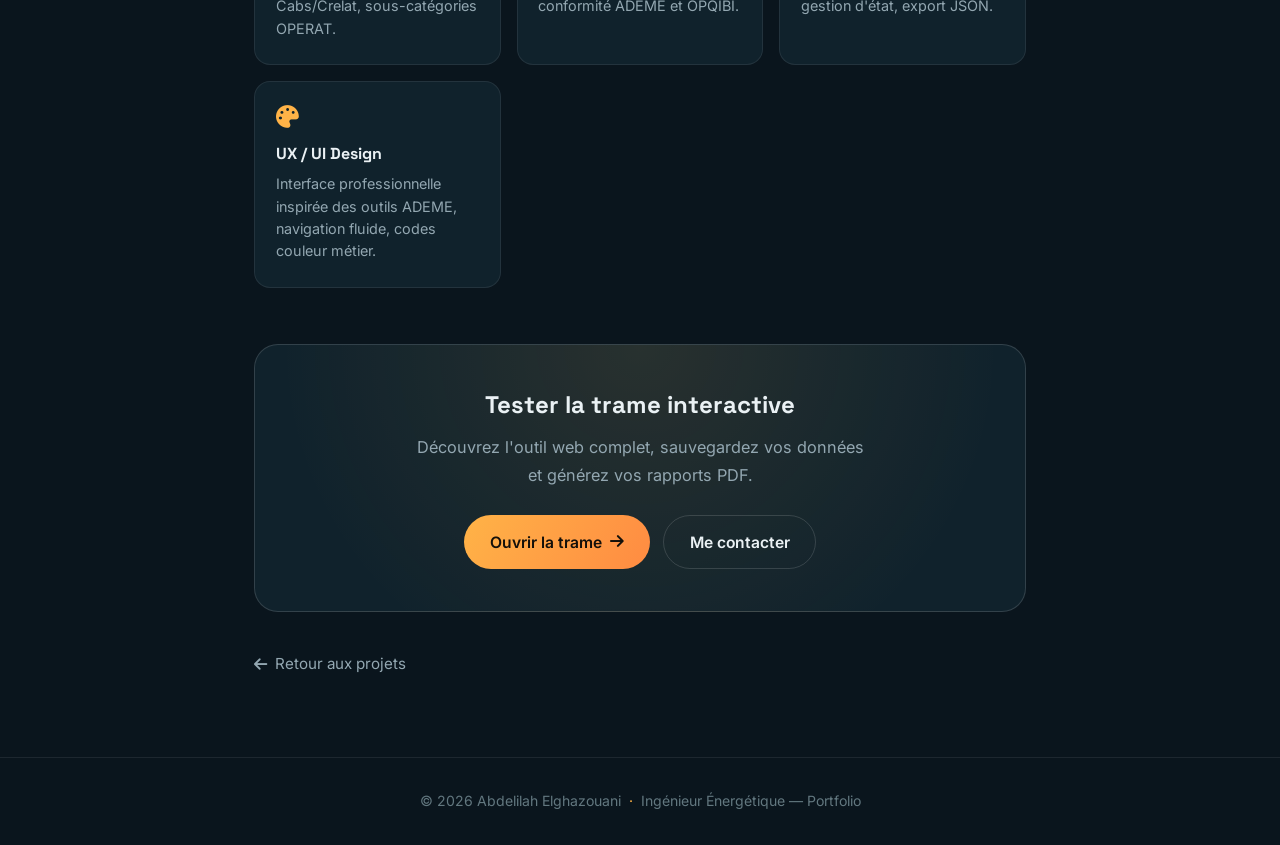
<file: audit-trame.html>
<!DOCTYPE html>
<html lang="fr" class="bg-background">
<head>
  <meta charset="UTF-8" />
  <meta name="viewport" content="width=device-width, initial-scale=1.0" />
  <title>Trame Audit Énergétique Tertiaire — NF EN 16247 &amp; DEET | Abdelilah Elghazouani</title>
  <meta name="description" content="Trame web interactive d'audit énergétique tertiaire conforme NF EN 16247-1/-2, Décret Tertiaire (DEET) et référentiel ADEME Perfimmo. Outil développé au Cabinet Energis." />
  <meta name="theme-color" content="#0a151d" />
  <link rel="preconnect" href="https://fonts.googleapis.com" />
  <link rel="preconnect" href="https://fonts.gstatic.com" crossorigin />
  <link href="https://fonts.googleapis.com/css2?family=Space+Grotesk:wght@400;500;600;700&family=Inter:wght@300;400;500;600;700&display=swap" rel="stylesheet" />
  <link rel="stylesheet" href="https://cdnjs.cloudflare.com/ajax/libs/font-awesome/6.5.1/css/all.min.css" crossorigin="anonymous" referrerpolicy="no-referrer" />
  <link rel="stylesheet" href="style.css" />
  <link rel="icon" type="image/png" href="img/logo.png" />
  <script async src="https://www.googletagmanager.com/gtag/js?id=G-EHXMS5CHFZ"></script>
  <script>
    window.dataLayer = window.dataLayer || [];
    function gtag(){dataLayer.push(arguments);}
    gtag('js', new Date());
    gtag('config', 'G-EHXMS5CHFZ');
  </script>
</head>
<body class="subpage">

  <div class="scroll-progress" id="scrollProgress" aria-hidden="true"></div>
  <div class="cursor-glow" id="cursorGlow" aria-hidden="true"></div>

  <header class="header">
    <nav class="navbar scrolled" id="navbar" aria-label="Navigation principale">
      <a href="index.html#accueil" class="logo">
        <img src="img/profile.jpg" alt="Portrait d'Abdelilah Elghazouani" class="profile-logo" />
        <span class="logo-name">Abdelilah <strong>Elghazouani</strong></span>
      </a>
      <input type="checkbox" id="menu-toggle" aria-label="Ouvrir le menu" />
      <label for="menu-toggle" class="hamburger" aria-hidden="true"><span></span><span></span><span></span></label>
      <ul class="nav-links">
        <li><a href="index.html#accueil">Accueil</a></li>
        <li><a href="index.html#apropos">Profil</a></li>
        <li><a href="index.html#projets">Projets</a></li>
        <li><a href="trame-audit.html" class="nav-cta">Ouvrir l'outil</a></li>
      </ul>
    </nav>
  </header>

  <section class="subpage-hero">
    <div class="hero-grid-overlay" aria-hidden="true"></div>
    <div class="subpage-hero-inner">
      <nav class="breadcrumb" aria-label="Fil d'Ariane">
        <a href="index.html#accueil">Accueil</a>
        <i class="fas fa-chevron-right" aria-hidden="true"></i>
        <a href="index.html#projets">Projets</a>
        <i class="fas fa-chevron-right" aria-hidden="true"></i>
        <span class="current">Trame Audit Énergétique</span>
      </nav>
      <span class="subpage-eyebrow"><i class="fas fa-clipboard-check"></i> Outil métier · Cabinet Energis</span>
      <h1>Trame Audit <span class="accent">Énergétique Tertiaire</span></h1>
      <p class="subpage-lead">
        Outil web interactif conforme aux normes <strong>NF EN 16247-1/-2</strong>, au
        <strong>Décret Tertiaire (DEET)</strong> et au référentiel <strong>ADEME Perfimmo</strong>.
        Conçu pour structurer méthodiquement un audit énergétique tertiaire, du kick-off à la livraison
        du rapport final.
      </p>
      <div class="subpage-tags">
        <span class="chip teal">NF EN 16247-1/-2</span>
        <span class="chip amber">DEET · OPERAT</span>
        <span class="chip">ADEME Perfimmo</span>
        <span class="chip">BACS · OPQIBI 1905</span>
      </div>
      <div class="subpage-cta-buttons" style="justify-content:flex-start;margin-top:1.6rem;">
        <a href="trame-audit.html" class="cta cta-primary" data-magnetic>Ouvrir la trame interactive <i class="fas fa-arrow-right"></i></a>
        <a href="#features" class="cta cta-outline" data-magnetic>Voir les fonctionnalités</a>
      </div>
    </div>
  </section>

  <div class="subpage-kpis reveal">
    <div class="kpi-card"><div class="kpi-value">12</div><div class="kpi-label">Sections d'audit</div></div>
    <div class="kpi-card"><div class="kpi-value">3</div><div class="kpi-label">Outils intégrés</div></div>
    <div class="kpi-card"><div class="kpi-value">7</div><div class="kpi-label">Normes &amp; décrets</div></div>
    <div class="kpi-card"><div class="kpi-value">50+</div><div class="kpi-label">Tableaux &amp; formulaires</div></div>
    <div class="kpi-card"><div class="kpi-value">100 %</div><div class="kpi-label">Conforme ADEME</div></div>
  </div>

  <main class="subpage-content">
    <section class="subpage-section reveal">
      <div class="section-head"><span class="num">01</span><h2>Contexte du projet</h2></div>
      <p>
        Dans le cadre de mon alternance au sein du <strong>Cabinet Energis</strong> (bureau d'études
        énergétique, Île-de-France), j'ai été confronté à la nécessité d'<strong>industrialiser</strong>
        la production d'audits énergétiques tertiaires. Le secteur fait face à des obligations
        réglementaires de plus en plus contraignantes :
      </p>
      <ul class="feature-list">
        <li>Le <strong>Décret Tertiaire (DEET)</strong> impose aux bâtiments tertiaires &gt; 1 000 m² une réduction de consommation de 40 % d'ici 2030, 50 % d'ici 2040 et 60 % d'ici 2050.</li>
        <li>Le <strong>Décret BACS</strong> exige une GTB classe B depuis le 1ᵉʳ janvier 2025 pour les bâtiments &gt; 290 kW.</li>
        <li>Les normes <strong>NF EN 16247-1 et -2</strong> imposent un processus rigoureux pour la qualification <strong>OPQIBI 1905</strong>.</li>
      </ul>
      <p>
        Cette trame interactive est ma <strong>réponse méthodologique</strong> : structurer chaque audit
        selon les 12 étapes obligatoires, automatiser les calculs DEET (Créf, Crelat, Cabs), garantir la
        conformité normative et produire un livrable professionnel.
      </p>
    </section>

    <section class="subpage-section reveal">
      <div class="section-head"><span class="num">02</span><h2>Conformité normative</h2></div>
      <p>Couverture complète des exigences réglementaires et normatives applicables :</p>
      <ul class="feature-list">
        <li><strong>NF EN 16247-1</strong> — exigences générales : réunion de démarrage, collecte, visite, analyse, rapport, clôture.</li>
        <li><strong>NF EN 16247-2</strong> — exigences spécifiques aux bâtiments : enveloppe, systèmes, modélisation, scénarios.</li>
        <li><strong>DEET</strong> — Décret n°2019-771 + arrêtés Valeurs Absolues I à VI (Créf, Crelat 2030/2040/2050, Cabs par sous-catégorie OPERAT).</li>
        <li><strong>ADEME Perfimmo</strong> — référentiel en 10 chapitres avec sections obligatoires (amiante, ponts thermiques, QAI…).</li>
        <li><strong>Décret BACS</strong> — n°2020-887 et n°2023-259, GTB classe B (NF EN ISO 52120-1), échéance 01/01/2025.</li>
        <li><strong>QAI ERP</strong> — Décret n°2022-1689 : mesures CO₂, formaldéhyde, benzène, plan d'actions.</li>
        <li><strong>Ombrières PV</strong> — Loi n°2023-175, Décret n°2024-1023 : obligation parkings &gt; 1 500 m².</li>
      </ul>
    </section>

    <section id="features" class="subpage-section reveal">
      <div class="section-head"><span class="num">03</span><h2>Fonctionnalités</h2></div>
      <p>12 sections d'audit et 3 outils intégrés, dans une interface web responsive :</p>
      <div class="info-grid">
        <div class="info-card"><i class="fas fa-handshake"></i><h3>Réunion de démarrage</h3><p>Cadrage du périmètre, participants, documents à collecter, PV signé (NF EN 16247-1 §5.2).</p></div>
        <div class="info-card"><i class="fas fa-building"></i><h3>Présentation du site</h3><p>SIRET, surface, catégorie OPERAT, IIU, exigences de confort, historique des travaux.</p></div>
        <div class="info-card"><i class="fas fa-cubes"></i><h3>Enveloppe &amp; équipements</h3><p>Murs, menuiseries, toiture, ponts thermiques, chauffage, ECS, ventilation, GTB, éclairage.</p></div>
        <div class="info-card"><i class="fas fa-chart-column"></i><h3>Consommations</h3><p>DJU multi-années, contrats, prix unitaires, ratios par poste, validation factures/simulation.</p></div>
        <div class="info-card"><i class="fas fa-bullseye"></i><h3>Objectifs DEET / OPERAT</h3><p>3 cas d'année de référence, Cabs étalon/référence/modulé, Crelat 2030/2040/2050.</p></div>
        <div class="info-card"><i class="fas fa-temperature-half"></i><h3>Modélisation thermique</h3><p>Hypothèses de fonctionnement, validation simulation/factures, écart &lt; 5 % requis.</p></div>
        <div class="info-card"><i class="fas fa-earth-europe"></i><h3>Confort &amp; aléas climat</h3><p>Vagues de chaleur (TRACC, PNACC-3), aléas littoraux, RGA, stratégies de résilience.</p></div>
        <div class="info-card"><i class="fas fa-lightbulb"></i><h3>Préconisations</h3><p>Bilan chiffré (gain, CAPEX, CEE, TRB) et méthodologie économique formalisée.</p></div>
        <div class="info-card"><i class="fas fa-chart-line"></i><h3>Scénarios DEET</h3><p>Gains rapides + scénarios 2030/2040/2050 avec bilan investissement et économies.</p></div>
        <div class="info-card"><i class="fas fa-calculator"></i><h3>Calculateur OPERAT</h3><p>Calcul automatique Créf, Crelat 2030/2040/2050, ratio Créf/Cabs en temps réel.</p></div>
        <div class="info-card"><i class="fas fa-list-check"></i><h3>Checklist conformité</h3><p>Validation point par point NF EN 16247-1, -2, DEET et BACS avant livraison.</p></div>
        <div class="info-card"><i class="fas fa-floppy-disk"></i><h3>Export JSON / PDF</h3><p>Sauvegarde des données saisies et export PDF print-ready pour livraison client.</p></div>
      </div>
    </section>

    <section class="subpage-section reveal">
      <div class="section-head"><span class="num">04</span><h2>Compétences mobilisées</h2></div>
      <div class="info-grid">
        <div class="info-card"><i class="fas fa-bolt"></i><h3>Énergétique tertiaire</h3><p>DEET, normes NF EN 16247, méthodologie d'audit, calculs Cabs/Crelat, sous-catégories OPERAT.</p></div>
        <div class="info-card"><i class="fas fa-ruler-combined"></i><h3>Méthodologie</h3><p>Structuration rigoureuse des processus d'audit, conformité ADEME et OPQIBI.</p></div>
        <div class="info-card"><i class="fas fa-code"></i><h3>Développement web</h3><p>HTML5, CSS3, JavaScript vanilla, design responsive, gestion d'état, export JSON.</p></div>
        <div class="info-card"><i class="fas fa-palette"></i><h3>UX / UI Design</h3><p>Interface professionnelle inspirée des outils ADEME, navigation fluide, codes couleur métier.</p></div>
      </div>
    </section>

    <div class="subpage-cta reveal">
      <h2>Tester la trame interactive</h2>
      <p>Découvrez l'outil web complet, sauvegardez vos données et générez vos rapports PDF.</p>
      <div class="subpage-cta-buttons">
        <a href="trame-audit.html" class="cta cta-primary" data-magnetic>Ouvrir la trame <i class="fas fa-arrow-right"></i></a>
        <a href="index.html#contact" class="cta cta-outline" data-magnetic>Me contacter</a>
      </div>
    </div>

    <a href="index.html#projets" class="back-link"><i class="fas fa-arrow-left"></i> Retour aux projets</a>
  </main>

  <footer>
    <span>© 2026 Abdelilah Elghazouani</span>
    <span class="footer-sep">·</span>
    <span>Ingénieur Énergétique — Portfolio</span>
  </footer>

  <a href="docs/CV-Elghazouani-Abdelilah.pdf" download class="download-cv-btn" title="Télécharger mon CV">
    <i class="fas fa-download"></i> <span>Télécharger le CV</span>
  </a>

  <script src="script.js"></script>
</body>
</html>
</file>
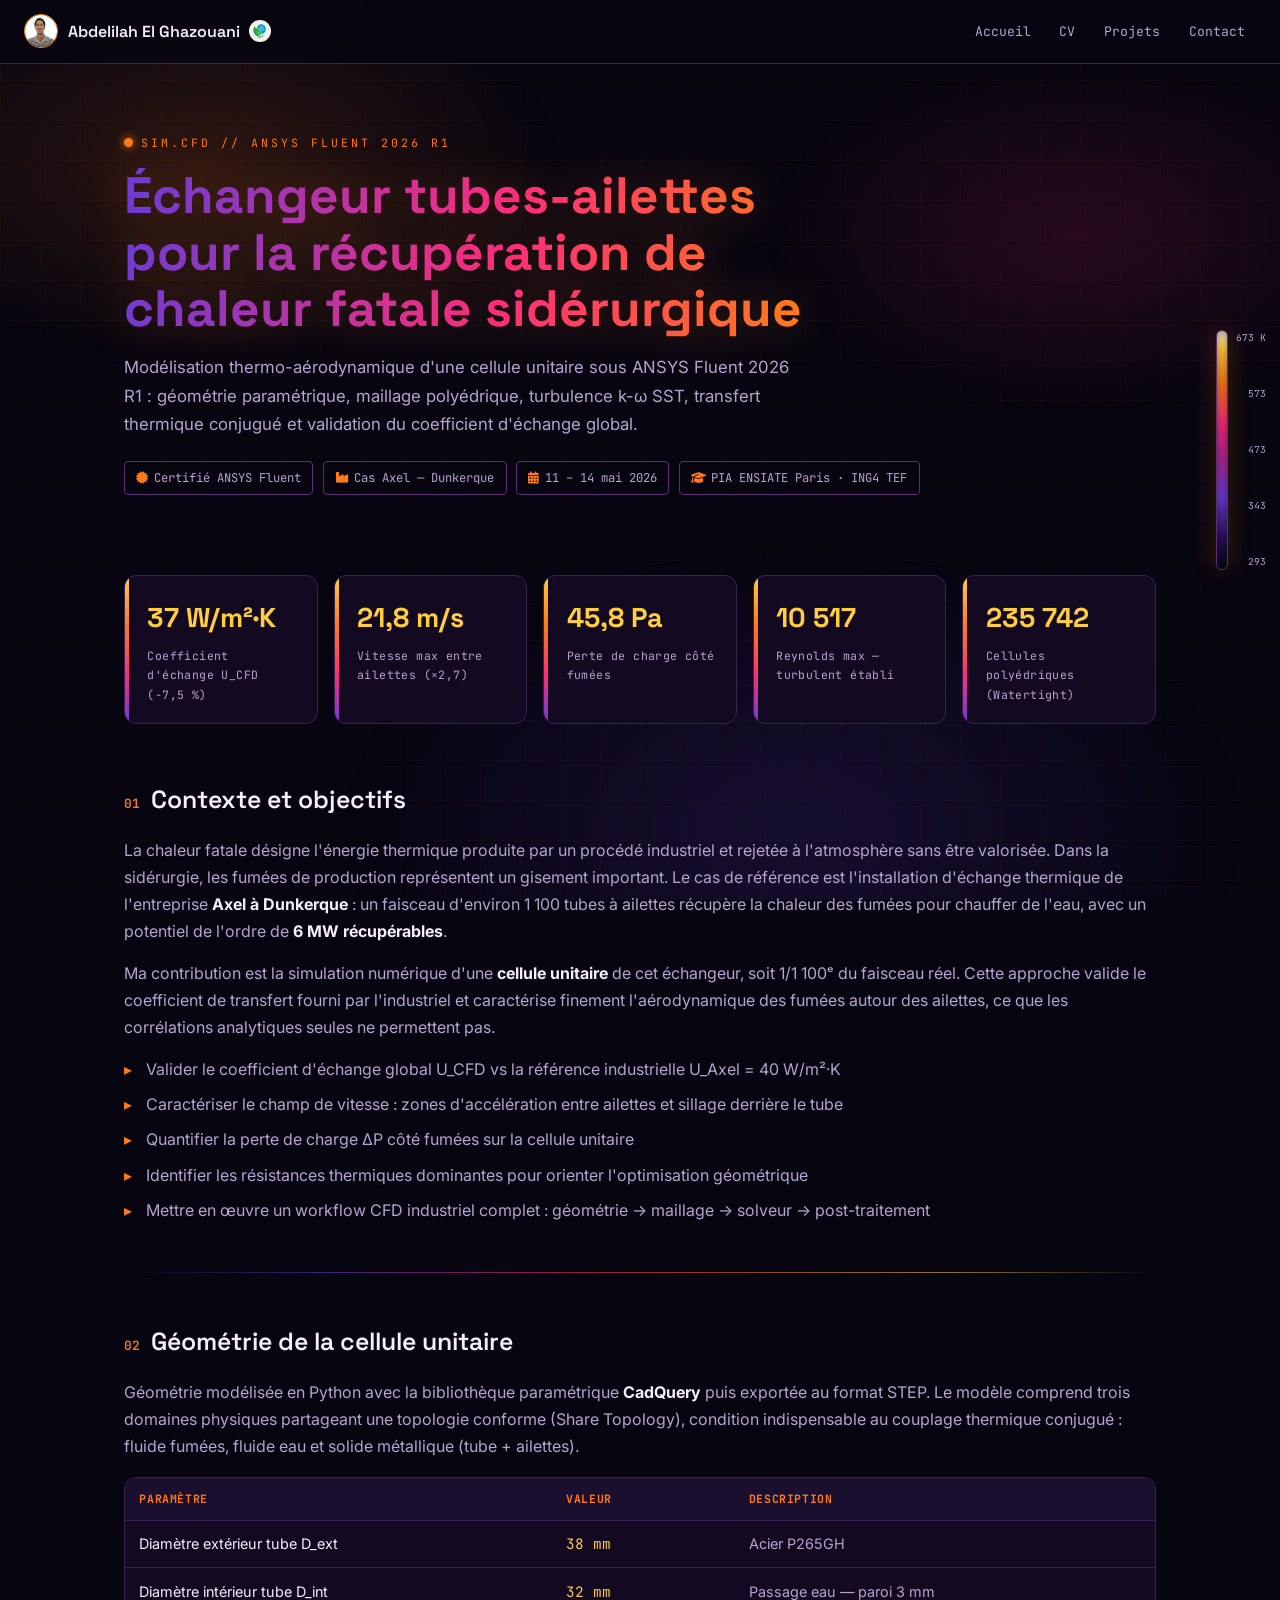
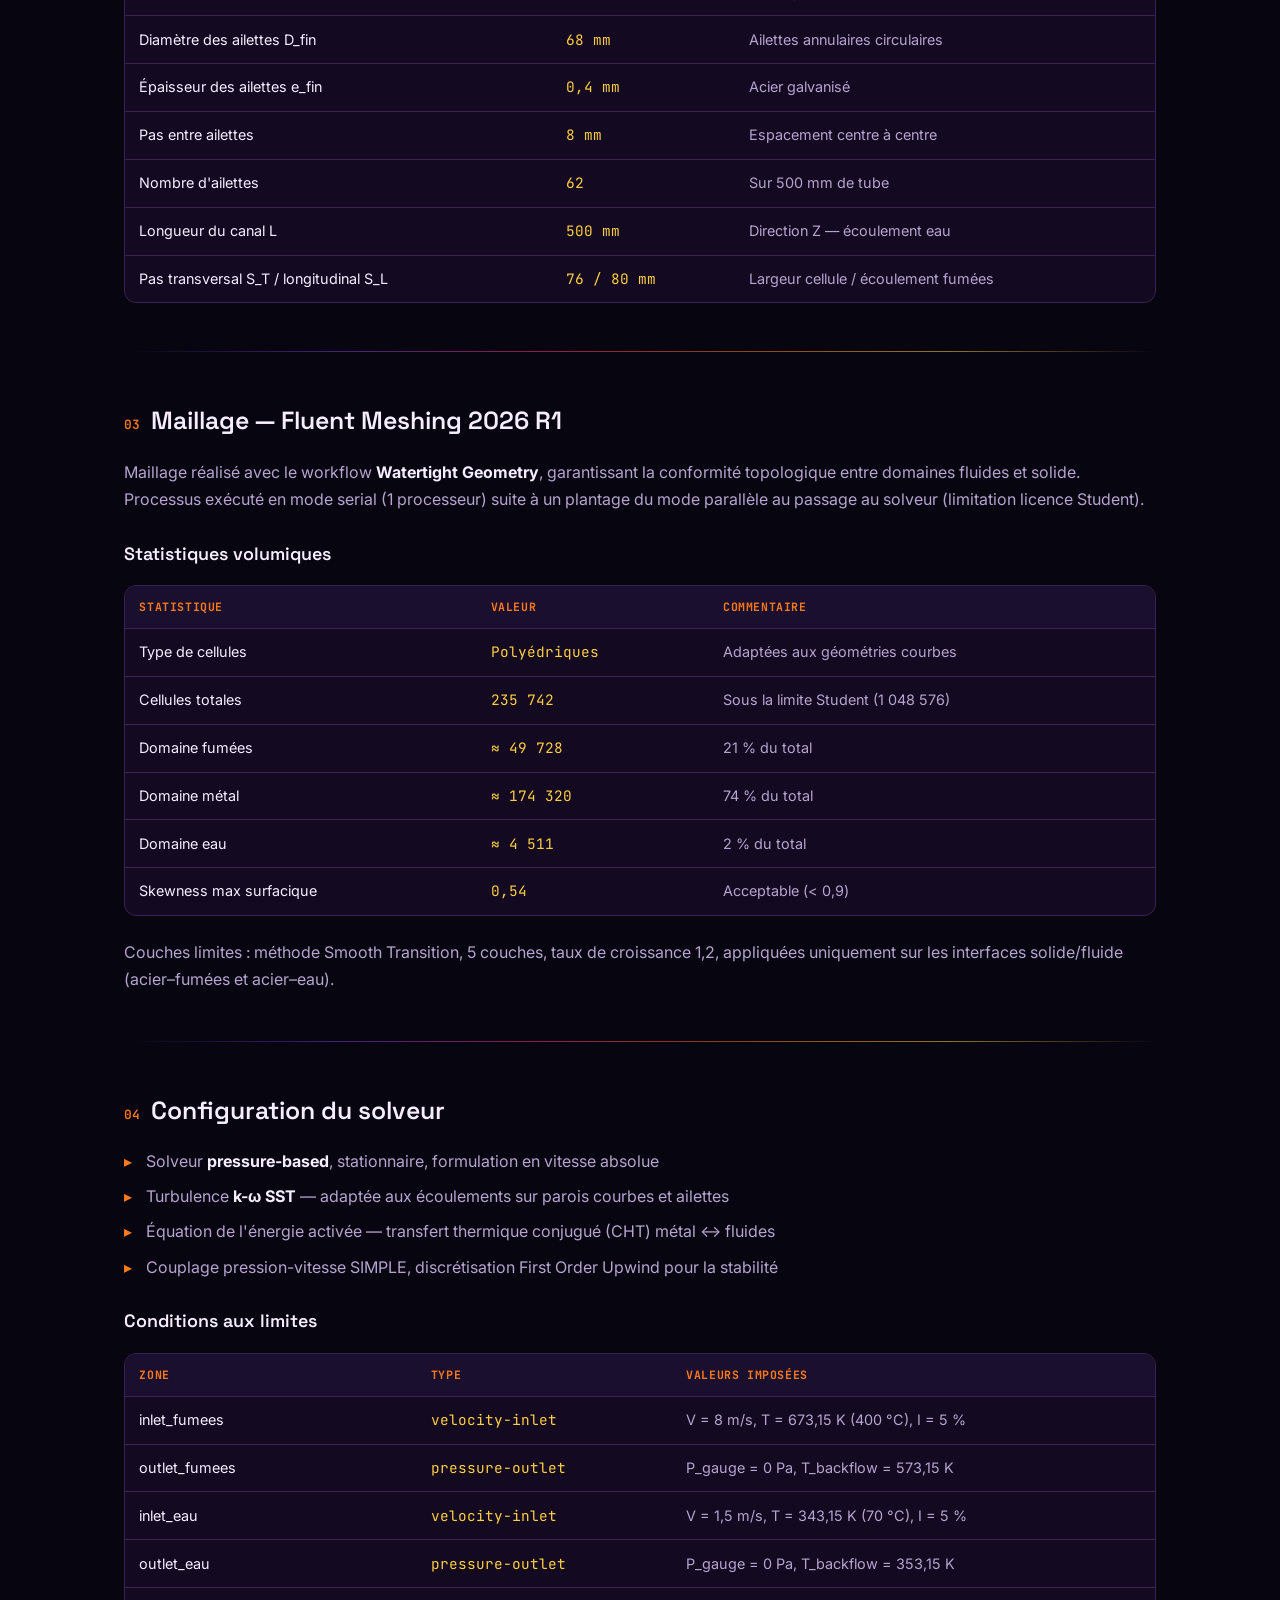
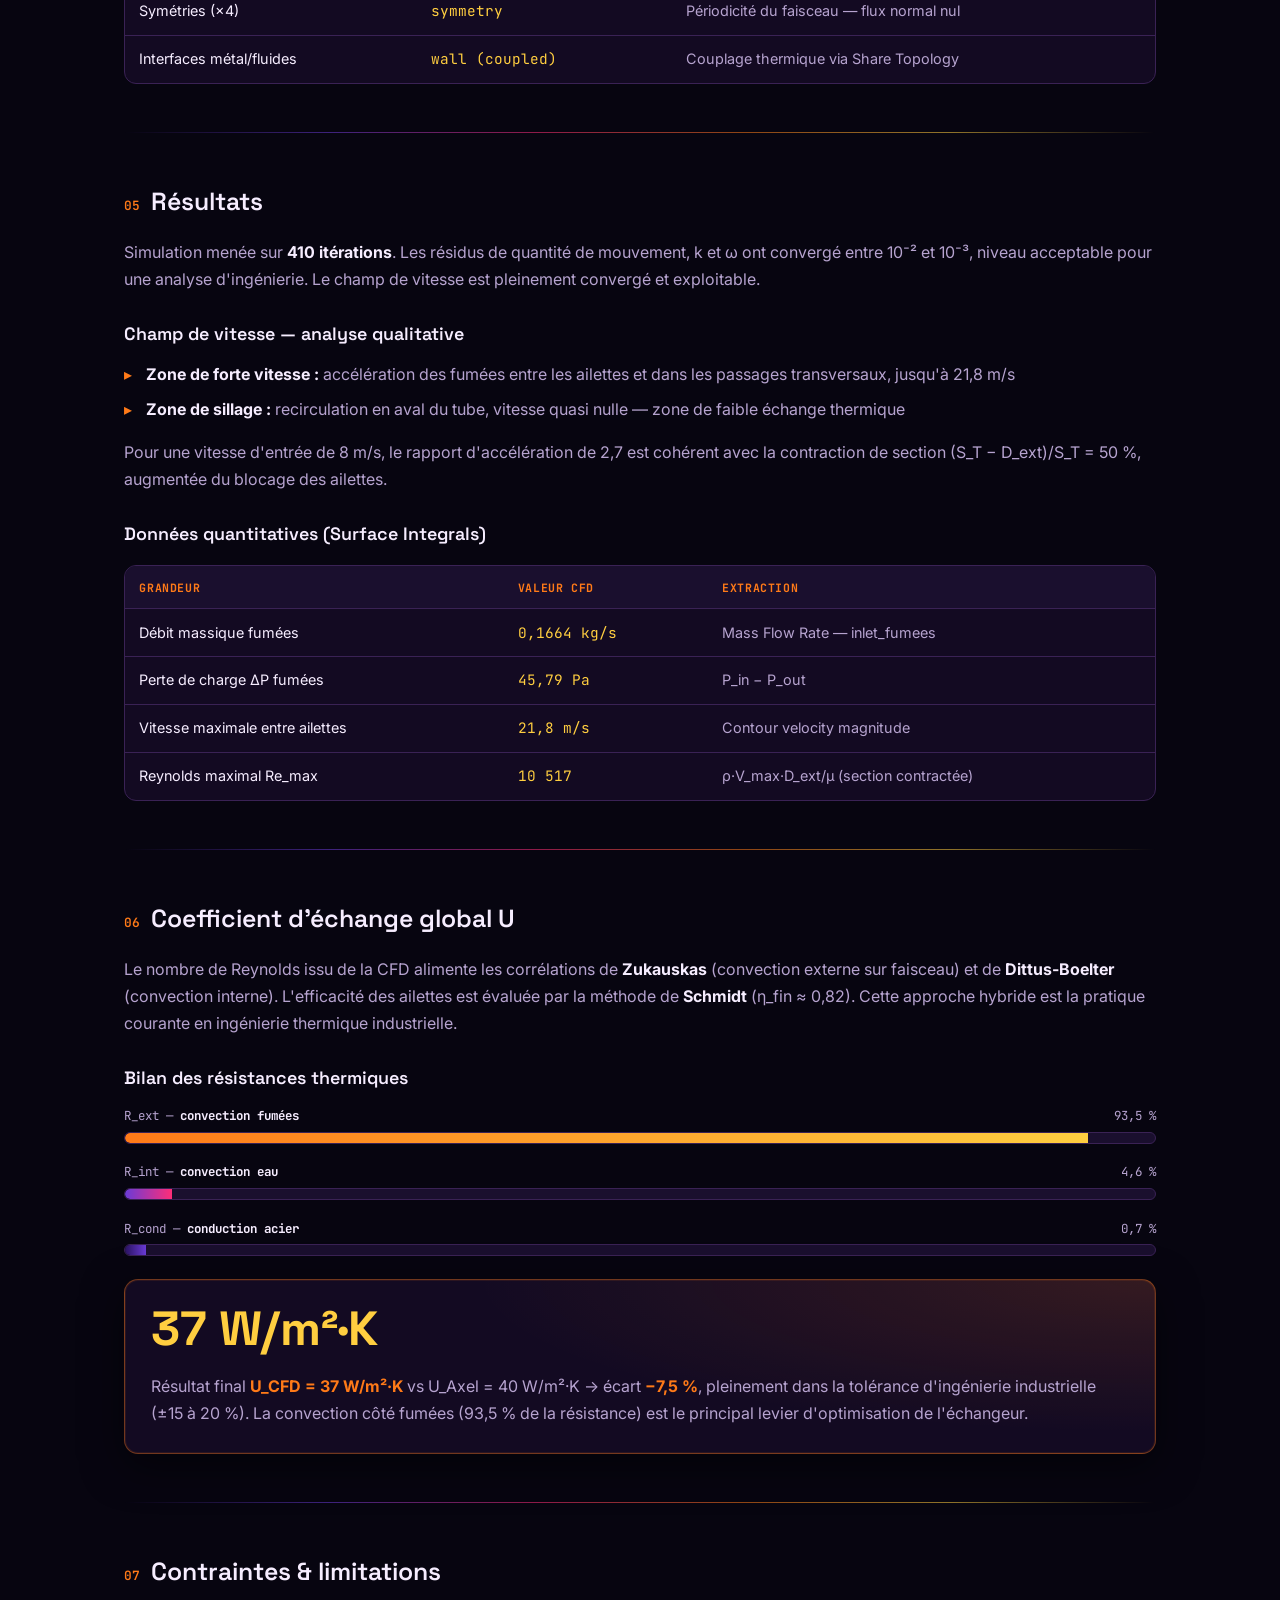
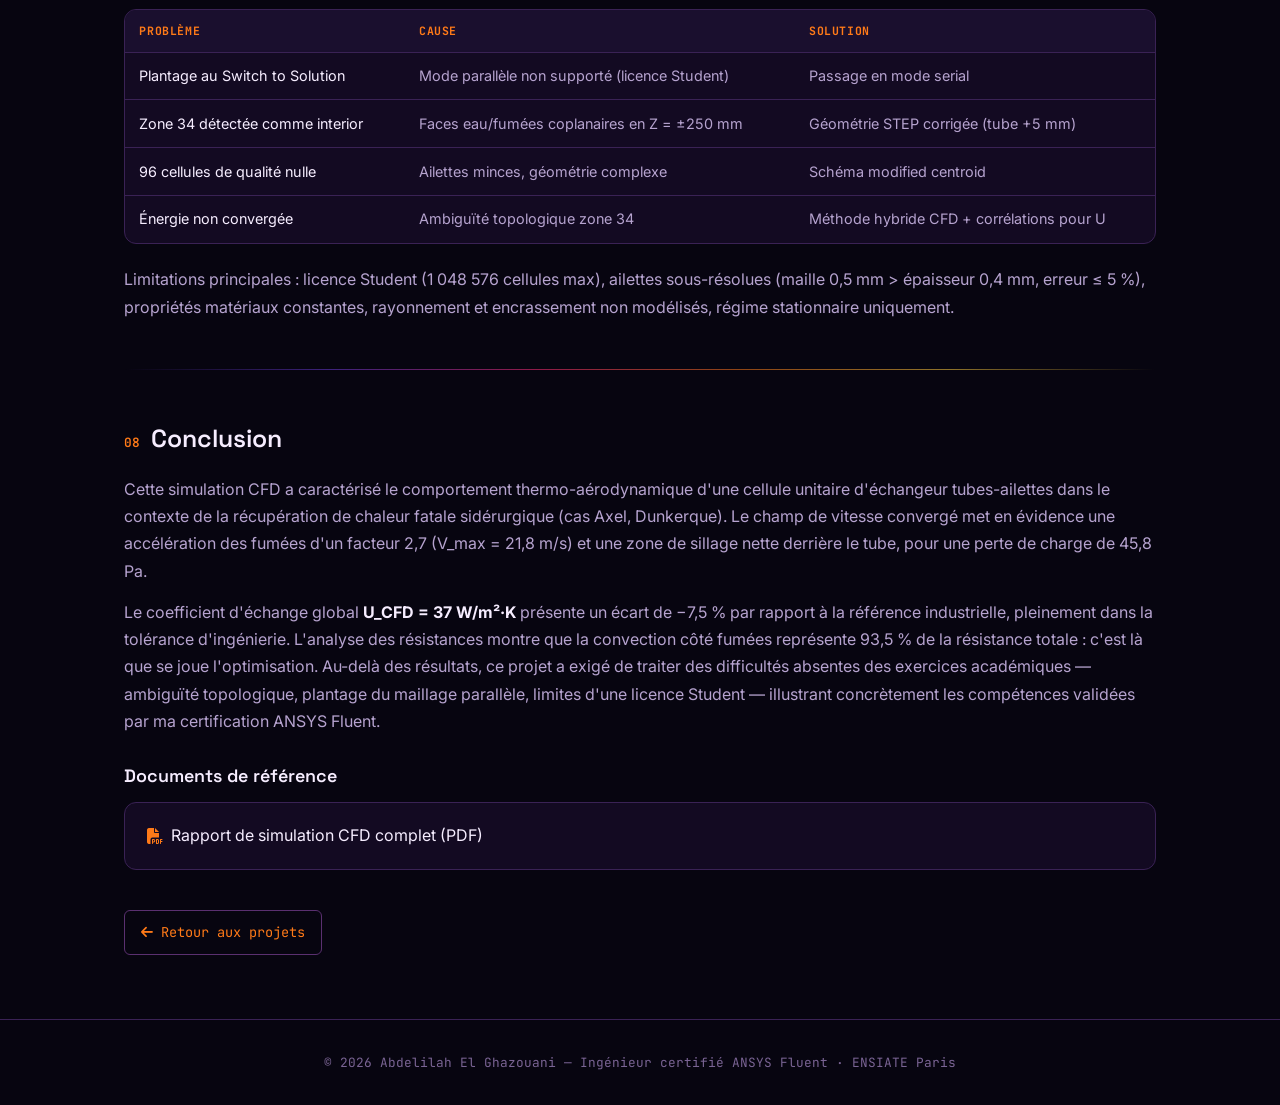
<file: cfd-echangeur.html>
<!DOCTYPE html>
<html lang="fr">
<head>
  <meta charset="UTF-8" />
  <meta name="viewport" content="width=device-width, initial-scale=1.0" />
  <title>Simulation CFD ANSYS Fluent – Échangeur tubes-ailettes | Abdelilah El Ghazouani</title>
  <meta name="description" content="Rapport de simulation CFD sous ANSYS Fluent 2026 R1 : échangeur tubes-ailettes pour la récupération de chaleur fatale sidérurgique. Maillage polyédrique 235 742 cellules, turbulence k-ω SST, transfert thermique conjugué, U_CFD = 37 W/m²·K." />

  <link rel="preconnect" href="https://fonts.googleapis.com" />
  <link rel="preconnect" href="https://fonts.gstatic.com" crossorigin />
  <link href="https://fonts.googleapis.com/css2?family=Inter:wght@300;400;500;600;700&family=Space+Grotesk:wght@400;500;600;700&family=JetBrains+Mono:wght@400;500;600&display=swap" rel="stylesheet" />
  <link rel="stylesheet" href="https://cdnjs.cloudflare.com/ajax/libs/font-awesome/6.5.1/css/all.min.css" integrity="sha512-xX2J3UlP8bIz7pPj9wVjZPQvP4gx+qX7YL8PbIHjKNqj7MsbO90iaC3q6iJFASsVHVuYLDhqAoPYfRZbjY2GcA==" crossorigin="anonymous" referrerpolicy="no-referrer" />
  <link rel="icon" type="image/png" href="img/logo.png" />

  <style>
    :root {
      --bg: #070510;
      --bg-2: #0c0819;
      --panel: #130a22;
      --panel-2: #1a0f2e;
      --line: #3a2255;
      --line-bright: #5a3070;
      --hot: #ff7a18;
      --mag: #ff2d78;
      --yellow: #ffce40;
      --cold: #6a3bd6;
      --text: #f6edff;
      --muted: #b6a3cf;
      --dim: #7a6494;
      --mono: 'JetBrains Mono', 'Courier New', monospace;
      --display: 'Space Grotesk', sans-serif;
    }
    * , *::before, *::after { box-sizing: border-box; margin: 0; padding: 0; }
    html { scroll-behavior: smooth; scroll-padding-top: 84px; }
    body {
      background: var(--bg);
      color: var(--text);
      font-family: 'Inter', sans-serif;
      line-height: 1.7;
      overflow-x: hidden;
      -webkit-font-smoothing: antialiased;
    }
    body::before {
      content: '';
      position: fixed;
      inset: 0;
      z-index: 0;
      pointer-events: none;
      background-image:
        radial-gradient(40% 32% at 16% 18%, rgba(255,122,24,0.15), transparent 70%),
        radial-gradient(34% 28% at 84% 26%, rgba(255,45,120,0.13), transparent 72%),
        radial-gradient(48% 42% at 62% 92%, rgba(106,59,214,0.16), transparent 74%),
        linear-gradient(rgba(255,122,24,0.028) 1px, transparent 1px),
        linear-gradient(90deg, rgba(255,122,24,0.028) 1px, transparent 1px);
      background-size: 100% 100%, 100% 100%, 100% 100%, 40px 40px, 40px 40px;
    }
    body > * { position: relative; z-index: 1; }
    a { color: var(--hot); text-decoration: none; }

    /* Signature vertical infrared scale */
    .thermal-scale {
      position: fixed; top: 50%; right: 14px; transform: translateY(-50%);
      z-index: 90; display: flex; gap: 8px; pointer-events: none; font-family: var(--mono);
    }
    .thermal-scale__bar {
      width: 12px; height: 240px; border-radius: 6px; border: 1px solid var(--line-bright);
      background: linear-gradient(to top, #070510, #2a1361 14%, #6a3bd6 30%, #b8258f 48%, #ff2d78 62%, #ff7a18 78%, #ffce40 92%, #fff6df 100%);
      box-shadow: 0 0 22px rgba(255,122,24,0.28), inset 0 0 8px rgba(0,0,0,0.5);
    }
    .thermal-scale__ticks { display: flex; flex-direction: column; justify-content: space-between; height: 240px; font-size: 0.6rem; color: var(--muted); text-align: right; }
    @media (max-width: 1160px) { .thermal-scale { display: none; } }

    /* Nav */
    .navbar {
      position: fixed; top: 0; left: 0; right: 0; z-index: 100;
      display: flex; align-items: center; justify-content: space-between;
      padding: 0.9rem 1.5rem;
      background: rgba(7,5,16,0.82);
      backdrop-filter: blur(14px); -webkit-backdrop-filter: blur(14px);
      border-bottom: 1px solid var(--line);
    }
    .navbar .logo { display: flex; align-items: center; gap: 0.6rem; font-family: var(--display); font-weight: 600; }
    .navbar .logo img { width: 34px; height: 34px; border-radius: 50%; border: 1px solid var(--hot); object-fit: cover; }
    .navbar .logo .eco-logo { border: none; width: 22px; height: 22px; }
    .nav-links { list-style: none; display: flex; gap: 0.4rem; }
    .nav-links a { color: var(--muted); font-family: var(--mono); font-size: 0.82rem; padding: 0.4rem 0.7rem; border-radius: 4px; }
    .nav-links a:hover { color: var(--hot); background: rgba(255,122,24,0.08); }
    @media (max-width: 640px) { .nav-links { display: none; } }

    /* Hero */
    .cfd-hero {
      padding: 8rem 1.5rem 3rem;
      max-width: 1080px; margin: 0 auto;
    }
    .cfd-tag {
      font-family: var(--mono); font-size: 0.72rem; letter-spacing: 3px; text-transform: uppercase;
      color: var(--hot); display: inline-flex; align-items: center; gap: 0.5rem; margin-bottom: 1rem;
    }
    .cfd-tag::before { content: ''; width: 9px; height: 9px; border-radius: 50%; background: var(--hot); box-shadow: 0 0 10px var(--hot); animation: pulse 1.8s ease-in-out infinite; }
    @keyframes pulse { 0%,100% { opacity: 1; } 50% { opacity: .35; } }
    .cfd-hero h1 {
      font-family: var(--display); font-weight: 700; line-height: 1.1;
      font-size: clamp(1.9rem, 4.6vw, 3.2rem); text-wrap: balance;
      background: linear-gradient(100deg, #6a3bd6, #ff2d78 38%, #ff7a18 66%, #ffce40 92%);
      -webkit-background-clip: text; background-clip: text; -webkit-text-fill-color: transparent; color: transparent;
      filter: drop-shadow(0 0 22px rgba(255,122,24,0.3));
    }
    .cfd-hero .sub { color: var(--muted); max-width: 62ch; margin-top: 1rem; font-size: 1.05rem; }
    .cfd-meta { display: flex; flex-wrap: wrap; gap: 0.6rem; margin-top: 1.4rem; font-family: var(--mono); font-size: 0.76rem; }
    .cfd-meta span { border: 1px solid var(--line-bright); border-radius: 4px; padding: 0.35rem 0.7rem; color: var(--muted); }
    .cfd-meta i { color: var(--hot); margin-right: 0.35rem; }

    /* KPI grid */
    .kpi-grid {
      max-width: 1080px; margin: 2rem auto 0; padding: 0 1.5rem;
      display: grid; grid-template-columns: repeat(auto-fit, minmax(180px, 1fr)); gap: 1rem;
    }
    .kpi {
      position: relative; overflow: hidden;
      background: var(--panel); border: 1px solid var(--line); border-radius: 12px; padding: 1.2rem 1.2rem 1.2rem 1.4rem;
    }
    .kpi::before { content: ''; position: absolute; left: 0; top: 0; bottom: 0; width: 4px; background: linear-gradient(to top, var(--cold), var(--mag), var(--hot), var(--yellow)); }
    .kpi .v { font-family: var(--display); font-weight: 700; font-size: 1.7rem; color: var(--yellow); }
    .kpi .l { font-family: var(--mono); font-size: 0.72rem; color: var(--muted); letter-spacing: 0.4px; margin-top: 0.25rem; }

    /* Content */
    main { max-width: 1080px; margin: 0 auto; padding: 1rem 1.5rem 4rem; }
    .iso-divider { height: 1px; border: none; margin: 3rem 0; background: linear-gradient(90deg, transparent, var(--cold), var(--mag), var(--hot), var(--yellow), transparent); opacity: 0.55; }
    section h2 {
      font-family: var(--display); font-weight: 600; font-size: 1.55rem; margin: 2.4rem 0 1rem;
      display: flex; align-items: baseline; gap: 0.7rem;
    }
    section h2 .idx { font-family: var(--mono); font-size: 0.8rem; color: var(--hot); }
    section h3 { font-family: var(--display); font-weight: 600; font-size: 1.12rem; margin: 1.6rem 0 0.7rem; color: var(--text); }
    section p { color: var(--muted); margin-bottom: 0.9rem; }
    section ul { list-style: none; margin: 0.6rem 0 1rem; }
    section ul li { color: var(--muted); padding-left: 1.4rem; position: relative; margin-bottom: 0.5rem; }
    section ul li::before { content: '▸'; position: absolute; left: 0; color: var(--hot); }
    strong { color: var(--text); }

    /* Data tables */
    .tbl-wrap { overflow-x: auto; border: 1px solid var(--line); border-radius: 12px; margin: 1rem 0 1.4rem; background: var(--panel); }
    table { width: 100%; border-collapse: collapse; font-size: 0.9rem; }
    th, td { text-align: left; padding: 0.7rem 0.9rem; border-bottom: 1px solid var(--line); }
    th { font-family: var(--mono); font-size: 0.72rem; letter-spacing: 0.6px; text-transform: uppercase; color: var(--hot); background: var(--panel-2); }
    td { color: var(--muted); }
    td:first-child { color: var(--text); }
    tr:last-child td { border-bottom: none; }
    td.val { font-family: var(--mono); color: var(--yellow); }

    /* Result callout */
    .result {
      display: flex; flex-wrap: wrap; align-items: center; gap: 1.2rem;
      background: radial-gradient(120% 160% at 100% 0%, rgba(255,122,24,0.14), transparent 55%), var(--panel);
      border: 1px solid rgba(255,122,24,0.4); border-radius: 14px; padding: 1.6rem; margin: 1.4rem 0;
      box-shadow: inset 0 0 0 1px rgba(255,122,24,0.1), 0 12px 40px rgba(0,0,0,0.5);
    }
    .result .big { font-family: var(--display); font-weight: 700; font-size: clamp(2rem, 6vw, 3rem); color: var(--yellow); line-height: 1; }
    .result .desc { color: var(--muted); }
    .result .desc strong { color: var(--hot); }

    /* Thermal resistance bars */
    .res-bar { margin: 0.7rem 0 1.1rem; }
    .res-bar__head { display: flex; justify-content: space-between; font-family: var(--mono); font-size: 0.78rem; color: var(--muted); margin-bottom: 0.35rem; }
    .res-bar__head b { color: var(--text); }
    .res-bar__track { height: 12px; background: var(--panel-2); border: 1px solid var(--line); border-radius: 6px; overflow: hidden; }
    .res-bar__fill { height: 100%; border-radius: 6px 0 0 6px; }
    .fill-hot { background: linear-gradient(90deg, var(--hot), var(--yellow)); }
    .fill-mag { background: linear-gradient(90deg, var(--cold), var(--mag)); }
    .fill-cold { background: linear-gradient(90deg, #2a1361, var(--cold)); }

    /* Docs */
    .documents { background: var(--panel); border: 1px solid var(--line); border-radius: 12px; padding: 1.2rem 1.4rem; }
    .documents a { display: inline-flex; align-items: center; gap: 0.5rem; color: var(--text); }
    .documents a:hover { color: var(--hot); }
    .documents i { color: var(--hot); }

    .back-link {
      display: inline-flex; align-items: center; gap: 0.5rem; margin-top: 2.5rem;
      font-family: var(--mono); font-size: 0.85rem; color: var(--hot);
      border: 1px solid var(--line-bright); border-radius: 6px; padding: 0.6rem 1rem;
    }
    .back-link:hover { background: rgba(255,122,24,0.08); }

    footer { text-align: center; padding: 2rem 1.5rem; border-top: 1px solid var(--line); color: var(--dim); font-family: var(--mono); font-size: 0.8rem; }

    @media (prefers-reduced-motion: reduce) { .cfd-tag::before { animation: none; } }
  </style>

  <script async src="https://www.googletagmanager.com/gtag/js?id=G-EHXMS5CHFZ"></script>
  <script>
    window.dataLayer = window.dataLayer || [];
    function gtag(){dataLayer.push(arguments);}
    gtag('js', new Date());
    gtag('config', 'G-EHXMS5CHFZ');
  </script>
</head>
<body>

  <div class="thermal-scale" aria-hidden="true">
    <div class="thermal-scale__bar"></div>
    <div class="thermal-scale__ticks">
      <span>673 K</span><span>573</span><span>473</span><span>343</span><span>293</span>
    </div>
  </div>

  <nav class="navbar">
    <div class="logo">
      <img src="img/profile.jpg" alt="Photo de Abdelilah El Ghazouani" />
      <span>Abdelilah El Ghazouani</span>
      <img src="img/logo.png" alt="Icône écologique" class="eco-logo" />
    </div>
    <ul class="nav-links">
      <li><a href="index.html#accueil">Accueil</a></li>
      <li><a href="index.html#cv">CV</a></li>
      <li><a href="index.html#projets">Projets</a></li>
      <li><a href="index.html#contact">Contact</a></li>
    </ul>
  </nav>

  <header class="cfd-hero">
    <span class="cfd-tag">SIM.CFD // ANSYS Fluent 2026 R1</span>
    <h1>Échangeur tubes-ailettes pour la récupération de chaleur fatale sidérurgique</h1>
    <p class="sub">Modélisation thermo-aérodynamique d'une cellule unitaire sous ANSYS Fluent 2026 R1 : géométrie paramétrique, maillage polyédrique, turbulence k-ω SST, transfert thermique conjugué et validation du coefficient d'échange global.</p>
    <div class="cfd-meta">
      <span><i class="fas fa-certificate"></i>Certifié ANSYS Fluent</span>
      <span><i class="fas fa-industry"></i>Cas Axel — Dunkerque</span>
      <span><i class="fas fa-calendar-days"></i>11 – 14 mai 2026</span>
      <span><i class="fas fa-graduation-cap"></i>PIA ENSIATE Paris · ING4 TEF</span>
    </div>
  </header>

  <div class="kpi-grid">
    <div class="kpi"><div class="v">37 W/m²·K</div><div class="l">Coefficient d'échange U_CFD (−7,5 %)</div></div>
    <div class="kpi"><div class="v">21,8 m/s</div><div class="l">Vitesse max entre ailettes (×2,7)</div></div>
    <div class="kpi"><div class="v">45,8 Pa</div><div class="l">Perte de charge côté fumées</div></div>
    <div class="kpi"><div class="v">10 517</div><div class="l">Reynolds max — turbulent établi</div></div>
    <div class="kpi"><div class="v">235 742</div><div class="l">Cellules polyédriques (Watertight)</div></div>
  </div>

  <main>
    <section>
      <h2><span class="idx">01</span> Contexte et objectifs</h2>
      <p>La chaleur fatale désigne l'énergie thermique produite par un procédé industriel et rejetée à l'atmosphère sans être valorisée. Dans la sidérurgie, les fumées de production représentent un gisement important. Le cas de référence est l'installation d'échange thermique de l'entreprise <strong>Axel à Dunkerque</strong> : un faisceau d'environ 1 100 tubes à ailettes récupère la chaleur des fumées pour chauffer de l'eau, avec un potentiel de l'ordre de <strong>6 MW récupérables</strong>.</p>
      <p>Ma contribution est la simulation numérique d'une <strong>cellule unitaire</strong> de cet échangeur, soit 1/1 100ᵉ du faisceau réel. Cette approche valide le coefficient de transfert fourni par l'industriel et caractérise finement l'aérodynamique des fumées autour des ailettes, ce que les corrélations analytiques seules ne permettent pas.</p>
      <ul>
        <li>Valider le coefficient d'échange global U_CFD vs la référence industrielle U_Axel = 40 W/m²·K</li>
        <li>Caractériser le champ de vitesse : zones d'accélération entre ailettes et sillage derrière le tube</li>
        <li>Quantifier la perte de charge ΔP côté fumées sur la cellule unitaire</li>
        <li>Identifier les résistances thermiques dominantes pour orienter l'optimisation géométrique</li>
        <li>Mettre en œuvre un workflow CFD industriel complet : géométrie → maillage → solveur → post-traitement</li>
      </ul>
    </section>

    <hr class="iso-divider" />

    <section>
      <h2><span class="idx">02</span> Géométrie de la cellule unitaire</h2>
      <p>Géométrie modélisée en Python avec la bibliothèque paramétrique <strong>CadQuery</strong> puis exportée au format STEP. Le modèle comprend trois domaines physiques partageant une topologie conforme (Share Topology), condition indispensable au couplage thermique conjugué : fluide fumées, fluide eau et solide métallique (tube + ailettes).</p>
      <div class="tbl-wrap">
        <table>
          <thead><tr><th>Paramètre</th><th>Valeur</th><th>Description</th></tr></thead>
          <tbody>
            <tr><td>Diamètre extérieur tube D_ext</td><td class="val">38 mm</td><td>Acier P265GH</td></tr>
            <tr><td>Diamètre intérieur tube D_int</td><td class="val">32 mm</td><td>Passage eau — paroi 3 mm</td></tr>
            <tr><td>Diamètre des ailettes D_fin</td><td class="val">68 mm</td><td>Ailettes annulaires circulaires</td></tr>
            <tr><td>Épaisseur des ailettes e_fin</td><td class="val">0,4 mm</td><td>Acier galvanisé</td></tr>
            <tr><td>Pas entre ailettes</td><td class="val">8 mm</td><td>Espacement centre à centre</td></tr>
            <tr><td>Nombre d'ailettes</td><td class="val">62</td><td>Sur 500 mm de tube</td></tr>
            <tr><td>Longueur du canal L</td><td class="val">500 mm</td><td>Direction Z — écoulement eau</td></tr>
            <tr><td>Pas transversal S_T / longitudinal S_L</td><td class="val">76 / 80 mm</td><td>Largeur cellule / écoulement fumées</td></tr>
          </tbody>
        </table>
      </div>
    </section>

    <hr class="iso-divider" />

    <section>
      <h2><span class="idx">03</span> Maillage — Fluent Meshing 2026 R1</h2>
      <p>Maillage réalisé avec le workflow <strong>Watertight Geometry</strong>, garantissant la conformité topologique entre domaines fluides et solide. Processus exécuté en mode serial (1 processeur) suite à un plantage du mode parallèle au passage au solveur (limitation licence Student).</p>
      <h3>Statistiques volumiques</h3>
      <div class="tbl-wrap">
        <table>
          <thead><tr><th>Statistique</th><th>Valeur</th><th>Commentaire</th></tr></thead>
          <tbody>
            <tr><td>Type de cellules</td><td class="val">Polyédriques</td><td>Adaptées aux géométries courbes</td></tr>
            <tr><td>Cellules totales</td><td class="val">235 742</td><td>Sous la limite Student (1 048 576)</td></tr>
            <tr><td>Domaine fumées</td><td class="val">≈ 49 728</td><td>21 % du total</td></tr>
            <tr><td>Domaine métal</td><td class="val">≈ 174 320</td><td>74 % du total</td></tr>
            <tr><td>Domaine eau</td><td class="val">≈ 4 511</td><td>2 % du total</td></tr>
            <tr><td>Skewness max surfacique</td><td class="val">0,54</td><td>Acceptable (&lt; 0,9)</td></tr>
          </tbody>
        </table>
      </div>
      <p>Couches limites : méthode Smooth Transition, 5 couches, taux de croissance 1,2, appliquées uniquement sur les interfaces solide/fluide (acier–fumées et acier–eau).</p>
    </section>

    <hr class="iso-divider" />

    <section>
      <h2><span class="idx">04</span> Configuration du solveur</h2>
      <ul>
        <li>Solveur <strong>pressure-based</strong>, stationnaire, formulation en vitesse absolue</li>
        <li>Turbulence <strong>k-ω SST</strong> — adaptée aux écoulements sur parois courbes et ailettes</li>
        <li>Équation de l'énergie activée — transfert thermique conjugué (CHT) métal ↔ fluides</li>
        <li>Couplage pression-vitesse SIMPLE, discrétisation First Order Upwind pour la stabilité</li>
      </ul>
      <h3>Conditions aux limites</h3>
      <div class="tbl-wrap">
        <table>
          <thead><tr><th>Zone</th><th>Type</th><th>Valeurs imposées</th></tr></thead>
          <tbody>
            <tr><td>inlet_fumees</td><td class="val">velocity-inlet</td><td>V = 8 m/s, T = 673,15 K (400 °C), I = 5 %</td></tr>
            <tr><td>outlet_fumees</td><td class="val">pressure-outlet</td><td>P_gauge = 0 Pa, T_backflow = 573,15 K</td></tr>
            <tr><td>inlet_eau</td><td class="val">velocity-inlet</td><td>V = 1,5 m/s, T = 343,15 K (70 °C), I = 5 %</td></tr>
            <tr><td>outlet_eau</td><td class="val">pressure-outlet</td><td>P_gauge = 0 Pa, T_backflow = 353,15 K</td></tr>
            <tr><td>Symétries (×4)</td><td class="val">symmetry</td><td>Périodicité du faisceau — flux normal nul</td></tr>
            <tr><td>Interfaces métal/fluides</td><td class="val">wall (coupled)</td><td>Couplage thermique via Share Topology</td></tr>
          </tbody>
        </table>
      </div>
    </section>

    <hr class="iso-divider" />

    <section>
      <h2><span class="idx">05</span> Résultats</h2>
      <p>Simulation menée sur <strong>410 itérations</strong>. Les résidus de quantité de mouvement, k et ω ont convergé entre 10⁻² et 10⁻³, niveau acceptable pour une analyse d'ingénierie. Le champ de vitesse est pleinement convergé et exploitable.</p>
      <h3>Champ de vitesse — analyse qualitative</h3>
      <ul>
        <li><strong>Zone de forte vitesse :</strong> accélération des fumées entre les ailettes et dans les passages transversaux, jusqu'à 21,8 m/s</li>
        <li><strong>Zone de sillage :</strong> recirculation en aval du tube, vitesse quasi nulle — zone de faible échange thermique</li>
      </ul>
      <p>Pour une vitesse d'entrée de 8 m/s, le rapport d'accélération de 2,7 est cohérent avec la contraction de section (S_T − D_ext)/S_T = 50 %, augmentée du blocage des ailettes.</p>
      <h3>Données quantitatives (Surface Integrals)</h3>
      <div class="tbl-wrap">
        <table>
          <thead><tr><th>Grandeur</th><th>Valeur CFD</th><th>Extraction</th></tr></thead>
          <tbody>
            <tr><td>Débit massique fumées</td><td class="val">0,1664 kg/s</td><td>Mass Flow Rate — inlet_fumees</td></tr>
            <tr><td>Perte de charge ΔP fumées</td><td class="val">45,79 Pa</td><td>P_in − P_out</td></tr>
            <tr><td>Vitesse maximale entre ailettes</td><td class="val">21,8 m/s</td><td>Contour velocity magnitude</td></tr>
            <tr><td>Reynolds maximal Re_max</td><td class="val">10 517</td><td>ρ·V_max·D_ext/μ (section contractée)</td></tr>
          </tbody>
        </table>
      </div>
    </section>

    <hr class="iso-divider" />

    <section>
      <h2><span class="idx">06</span> Coefficient d'échange global U</h2>
      <p>Le nombre de Reynolds issu de la CFD alimente les corrélations de <strong>Zukauskas</strong> (convection externe sur faisceau) et de <strong>Dittus-Boelter</strong> (convection interne). L'efficacité des ailettes est évaluée par la méthode de <strong>Schmidt</strong> (η_fin ≈ 0,82). Cette approche hybride est la pratique courante en ingénierie thermique industrielle.</p>
      <h3>Bilan des résistances thermiques</h3>
      <div class="res-bar">
        <div class="res-bar__head"><span>R_ext — <b>convection fumées</b></span><span>93,5 %</span></div>
        <div class="res-bar__track"><div class="res-bar__fill fill-hot" style="width:93.5%"></div></div>
      </div>
      <div class="res-bar">
        <div class="res-bar__head"><span>R_int — <b>convection eau</b></span><span>4,6 %</span></div>
        <div class="res-bar__track"><div class="res-bar__fill fill-mag" style="width:4.6%"></div></div>
      </div>
      <div class="res-bar">
        <div class="res-bar__head"><span>R_cond — <b>conduction acier</b></span><span>0,7 %</span></div>
        <div class="res-bar__track"><div class="res-bar__fill fill-cold" style="width:2%"></div></div>
      </div>
      <div class="result">
        <div class="big">37 W/m²·K</div>
        <div class="desc">Résultat final <strong>U_CFD = 37 W/m²·K</strong> vs U_Axel = 40 W/m²·K → écart <strong>−7,5 %</strong>, pleinement dans la tolérance d'ingénierie industrielle (±15 à 20 %). La convection côté fumées (93,5 % de la résistance) est le principal levier d'optimisation de l'échangeur.</div>
      </div>
    </section>

    <hr class="iso-divider" />

    <section>
      <h2><span class="idx">07</span> Contraintes & limitations</h2>
      <div class="tbl-wrap">
        <table>
          <thead><tr><th>Problème</th><th>Cause</th><th>Solution</th></tr></thead>
          <tbody>
            <tr><td>Plantage au Switch to Solution</td><td>Mode parallèle non supporté (licence Student)</td><td>Passage en mode serial</td></tr>
            <tr><td>Zone 34 détectée comme interior</td><td>Faces eau/fumées coplanaires en Z = ±250 mm</td><td>Géométrie STEP corrigée (tube +5 mm)</td></tr>
            <tr><td>96 cellules de qualité nulle</td><td>Ailettes minces, géométrie complexe</td><td>Schéma modified centroid</td></tr>
            <tr><td>Énergie non convergée</td><td>Ambiguïté topologique zone 34</td><td>Méthode hybride CFD + corrélations pour U</td></tr>
          </tbody>
        </table>
      </div>
      <p>Limitations principales : licence Student (1 048 576 cellules max), ailettes sous-résolues (maille 0,5 mm &gt; épaisseur 0,4 mm, erreur ≤ 5 %), propriétés matériaux constantes, rayonnement et encrassement non modélisés, régime stationnaire uniquement.</p>
    </section>

    <hr class="iso-divider" />

    <section>
      <h2><span class="idx">08</span> Conclusion</h2>
      <p>Cette simulation CFD a caractérisé le comportement thermo-aérodynamique d'une cellule unitaire d'échangeur tubes-ailettes dans le contexte de la récupération de chaleur fatale sidérurgique (cas Axel, Dunkerque). Le champ de vitesse convergé met en évidence une accélération des fumées d'un facteur 2,7 (V_max = 21,8 m/s) et une zone de sillage nette derrière le tube, pour une perte de charge de 45,8 Pa.</p>
      <p>Le coefficient d'échange global <strong>U_CFD = 37 W/m²·K</strong> présente un écart de −7,5 % par rapport à la référence industrielle, pleinement dans la tolérance d'ingénierie. L'analyse des résistances montre que la convection côté fumées représente 93,5 % de la résistance totale : c'est là que se joue l'optimisation. Au-delà des résultats, ce projet a exigé de traiter des difficultés absentes des exercices académiques — ambiguïté topologique, plantage du maillage parallèle, limites d'une licence Student — illustrant concrètement les compétences validées par ma certification ANSYS Fluent.</p>

      <h3>Documents de référence</h3>
      <div class="documents">
        <a href="docs/Rapport-CFD-Echangeur-Tubes-Ailettes-ANSYS-Fluent.pdf" download><i class="fas fa-file-pdf"></i> Rapport de simulation CFD complet (PDF)</a>
      </div>
    </section>

    <a href="index.html#projets" class="back-link"><i class="fas fa-arrow-left"></i> Retour aux projets</a>
  </main>

  <footer>© 2026 Abdelilah El Ghazouani — Ingénieur certifié ANSYS Fluent · ENSIATE Paris</footer>

</body>
</html>
</file>
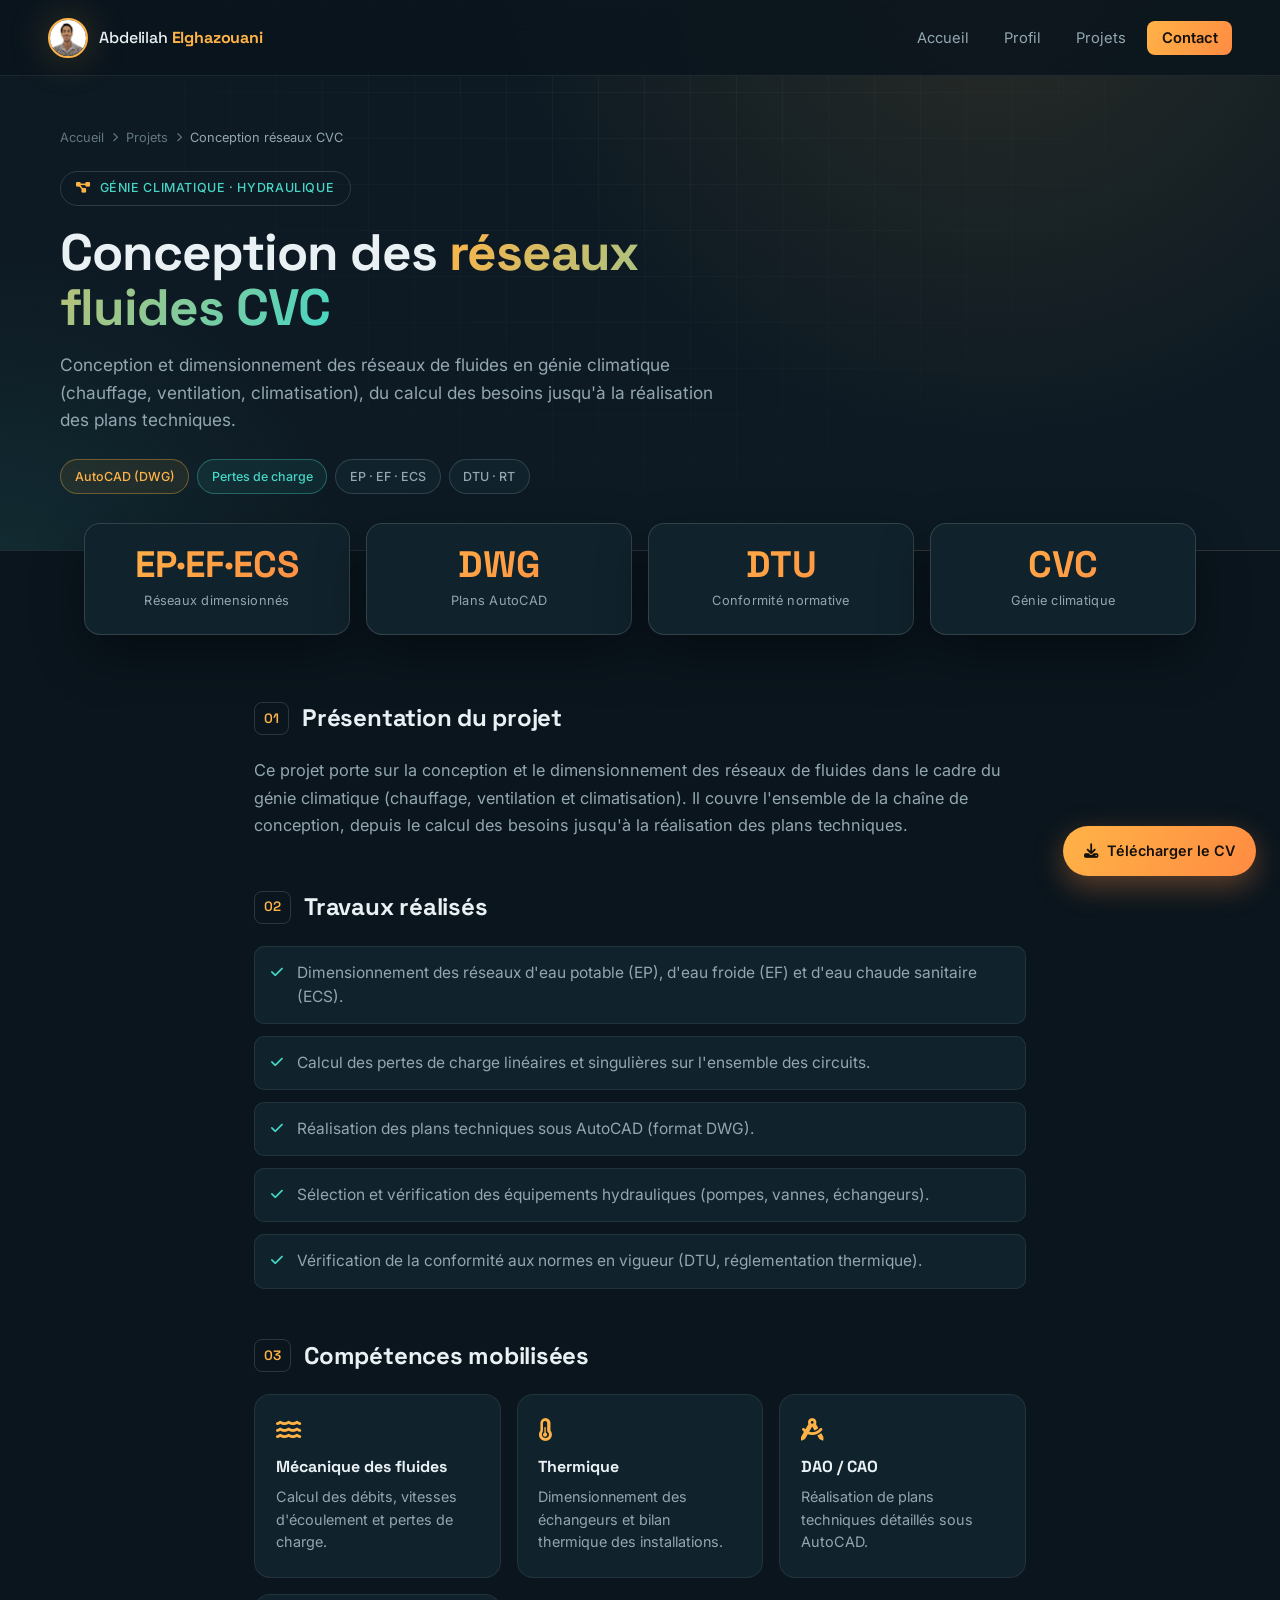
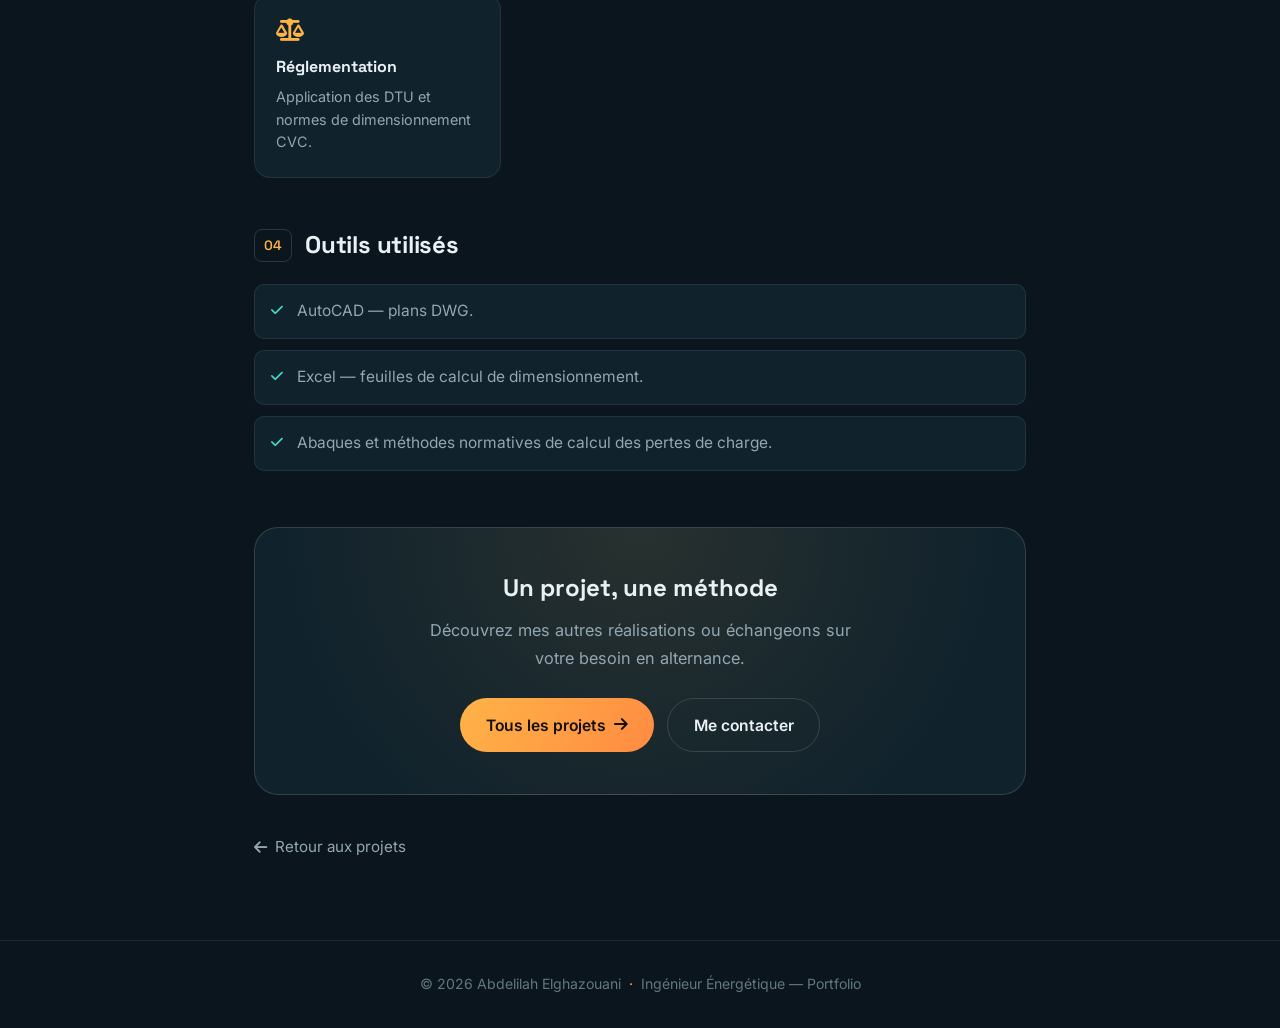
<file: conception-cvc.html>
<!DOCTYPE html>
<html lang="fr" class="bg-background">
<head>
  <meta charset="UTF-8" />
  <meta name="viewport" content="width=device-width, initial-scale=1.0" />
  <title>Conception réseaux fluides CVC | Abdelilah Elghazouani</title>
  <meta name="description" content="Conception et dimensionnement des réseaux hydrauliques CVC : EP, EF, ECS, pertes de charge, plans AutoCAD, sélection d'équipements et conformité DTU." />
  <meta name="theme-color" content="#0a151d" />
  <link rel="preconnect" href="https://fonts.googleapis.com" />
  <link rel="preconnect" href="https://fonts.gstatic.com" crossorigin />
  <link href="https://fonts.googleapis.com/css2?family=Space+Grotesk:wght@400;500;600;700&family=Inter:wght@300;400;500;600;700&display=swap" rel="stylesheet" />
  <link rel="stylesheet" href="https://cdnjs.cloudflare.com/ajax/libs/font-awesome/6.5.1/css/all.min.css" crossorigin="anonymous" referrerpolicy="no-referrer" />
  <link rel="stylesheet" href="style.css" />
  <link rel="icon" type="image/png" href="img/logo.png" />
  <script async src="https://www.googletagmanager.com/gtag/js?id=G-EHXMS5CHFZ"></script>
  <script>
    window.dataLayer = window.dataLayer || [];
    function gtag(){dataLayer.push(arguments);}
    gtag('js', new Date());
    gtag('config', 'G-EHXMS5CHFZ');
  </script>
</head>
<body class="subpage">

  <div class="scroll-progress" id="scrollProgress" aria-hidden="true"></div>
  <div class="cursor-glow" id="cursorGlow" aria-hidden="true"></div>

  <header class="header">
    <nav class="navbar scrolled" id="navbar" aria-label="Navigation principale">
      <a href="index.html#accueil" class="logo">
        <img src="img/profile.jpg" alt="Portrait d'Abdelilah Elghazouani" class="profile-logo" />
        <span class="logo-name">Abdelilah <strong>Elghazouani</strong></span>
      </a>
      <input type="checkbox" id="menu-toggle" aria-label="Ouvrir le menu" />
      <label for="menu-toggle" class="hamburger" aria-hidden="true"><span></span><span></span><span></span></label>
      <ul class="nav-links">
        <li><a href="index.html#accueil">Accueil</a></li>
        <li><a href="index.html#apropos">Profil</a></li>
        <li><a href="index.html#projets">Projets</a></li>
        <li><a href="index.html#contact" class="nav-cta">Contact</a></li>
      </ul>
    </nav>
  </header>

  <section class="subpage-hero">
    <div class="hero-grid-overlay" aria-hidden="true"></div>
    <div class="subpage-hero-inner">
      <nav class="breadcrumb" aria-label="Fil d'Ariane">
        <a href="index.html#accueil">Accueil</a>
        <i class="fas fa-chevron-right" aria-hidden="true"></i>
        <a href="index.html#projets">Projets</a>
        <i class="fas fa-chevron-right" aria-hidden="true"></i>
        <span class="current">Conception réseaux CVC</span>
      </nav>
      <span class="subpage-eyebrow"><i class="fas fa-diagram-project"></i> Génie climatique · Hydraulique</span>
      <h1>Conception des <span class="accent">réseaux fluides CVC</span></h1>
      <p class="subpage-lead">
        Conception et dimensionnement des réseaux de fluides en génie climatique (chauffage, ventilation,
        climatisation), du calcul des besoins jusqu'à la réalisation des plans techniques.
      </p>
      <div class="subpage-tags">
        <span class="chip amber">AutoCAD (DWG)</span>
        <span class="chip teal">Pertes de charge</span>
        <span class="chip">EP · EF · ECS</span>
        <span class="chip">DTU · RT</span>
      </div>
    </div>
  </section>

  <div class="subpage-kpis reveal">
    <div class="kpi-card"><div class="kpi-value">EP·EF·ECS</div><div class="kpi-label">Réseaux dimensionnés</div></div>
    <div class="kpi-card"><div class="kpi-value">DWG</div><div class="kpi-label">Plans AutoCAD</div></div>
    <div class="kpi-card"><div class="kpi-value">DTU</div><div class="kpi-label">Conformité normative</div></div>
    <div class="kpi-card"><div class="kpi-value">CVC</div><div class="kpi-label">Génie climatique</div></div>
  </div>

  <main class="subpage-content">
    <section class="subpage-section reveal">
      <div class="section-head"><span class="num">01</span><h2>Présentation du projet</h2></div>
      <p>
        Ce projet porte sur la conception et le dimensionnement des réseaux de fluides dans le cadre du
        génie climatique (chauffage, ventilation et climatisation). Il couvre l'ensemble de la chaîne de
        conception, depuis le calcul des besoins jusqu'à la réalisation des plans techniques.
      </p>
    </section>

    <section class="subpage-section reveal">
      <div class="section-head"><span class="num">02</span><h2>Travaux réalisés</h2></div>
      <ul class="feature-list">
        <li>Dimensionnement des réseaux d'eau potable (EP), d'eau froide (EF) et d'eau chaude sanitaire (ECS).</li>
        <li>Calcul des pertes de charge linéaires et singulières sur l'ensemble des circuits.</li>
        <li>Réalisation des plans techniques sous AutoCAD (format DWG).</li>
        <li>Sélection et vérification des équipements hydrauliques (pompes, vannes, échangeurs).</li>
        <li>Vérification de la conformité aux normes en vigueur (DTU, réglementation thermique).</li>
      </ul>
    </section>

    <section class="subpage-section reveal">
      <div class="section-head"><span class="num">03</span><h2>Compétences mobilisées</h2></div>
      <div class="info-grid">
        <div class="info-card"><i class="fas fa-water"></i><h3>Mécanique des fluides</h3><p>Calcul des débits, vitesses d'écoulement et pertes de charge.</p></div>
        <div class="info-card"><i class="fas fa-temperature-half"></i><h3>Thermique</h3><p>Dimensionnement des échangeurs et bilan thermique des installations.</p></div>
        <div class="info-card"><i class="fas fa-compass-drafting"></i><h3>DAO / CAO</h3><p>Réalisation de plans techniques détaillés sous AutoCAD.</p></div>
        <div class="info-card"><i class="fas fa-scale-balanced"></i><h3>Réglementation</h3><p>Application des DTU et normes de dimensionnement CVC.</p></div>
      </div>
    </section>

    <section class="subpage-section reveal">
      <div class="section-head"><span class="num">04</span><h2>Outils utilisés</h2></div>
      <ul class="feature-list">
        <li>AutoCAD — plans DWG.</li>
        <li>Excel — feuilles de calcul de dimensionnement.</li>
        <li>Abaques et méthodes normatives de calcul des pertes de charge.</li>
      </ul>
    </section>

    <div class="subpage-cta reveal">
      <h2>Un projet, une méthode</h2>
      <p>Découvrez mes autres réalisations ou échangeons sur votre besoin en alternance.</p>
      <div class="subpage-cta-buttons">
        <a href="index.html#projets" class="cta cta-primary" data-magnetic>Tous les projets <i class="fas fa-arrow-right"></i></a>
        <a href="index.html#contact" class="cta cta-outline" data-magnetic>Me contacter</a>
      </div>
    </div>

    <a href="index.html#projets" class="back-link"><i class="fas fa-arrow-left"></i> Retour aux projets</a>
  </main>

  <footer>
    <span>© 2026 Abdelilah Elghazouani</span>
    <span class="footer-sep">·</span>
    <span>Ingénieur Énergétique — Portfolio</span>
  </footer>

  <a href="docs/CV-Elghazouani-Abdelilah.pdf" download class="download-cv-btn" title="Télécharger mon CV">
    <i class="fas fa-download"></i> <span>Télécharger le CV</span>
  </a>

  <script src="script.js"></script>
</body>
</html>
</file>
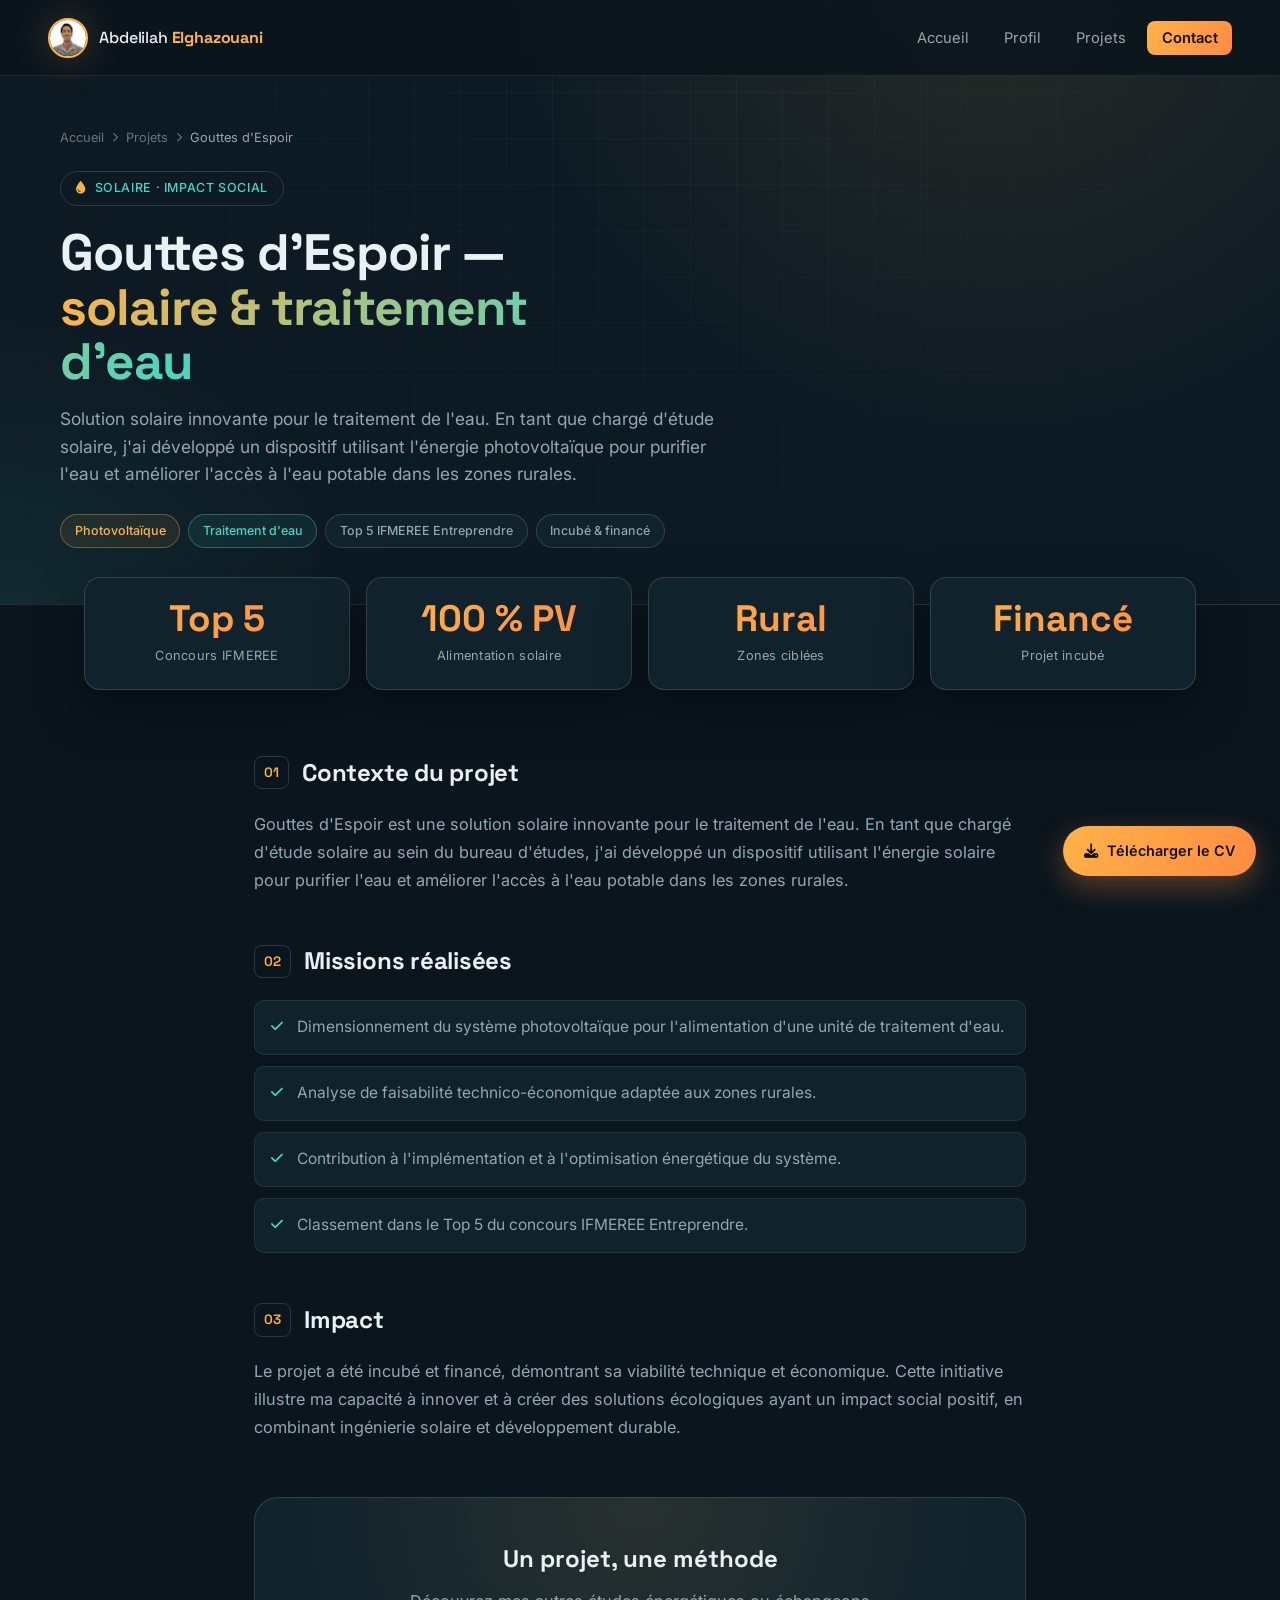
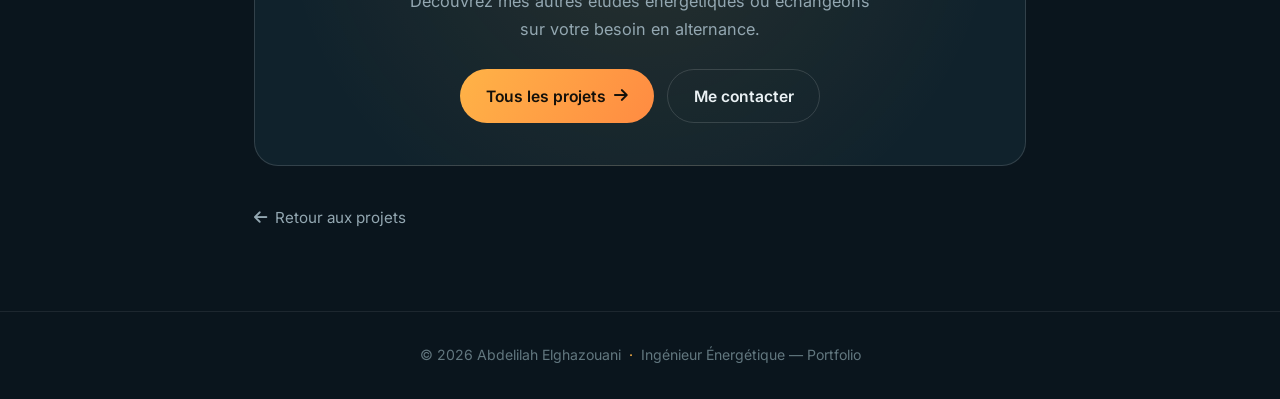
<file: gouttes.html>
<!DOCTYPE html>
<html lang="fr" class="bg-background">
<head>
  <meta charset="UTF-8" />
  <meta name="viewport" content="width=device-width, initial-scale=1.0" />
  <title>Gouttes d'Espoir — Étude solaire | Abdelilah Elghazouani</title>
  <meta name="description" content="Dimensionnement d'un système photovoltaïque pour le traitement d'eau en zones rurales. Projet Gouttes d'Espoir, Top 5 du concours IFMEREE Entreprendre, incubé et financé." />
  <meta name="theme-color" content="#0a151d" />
  <link rel="preconnect" href="https://fonts.googleapis.com" />
  <link rel="preconnect" href="https://fonts.gstatic.com" crossorigin />
  <link href="https://fonts.googleapis.com/css2?family=Space+Grotesk:wght@400;500;600;700&family=Inter:wght@300;400;500;600;700&display=swap" rel="stylesheet" />
  <link rel="stylesheet" href="https://cdnjs.cloudflare.com/ajax/libs/font-awesome/6.5.1/css/all.min.css" crossorigin="anonymous" referrerpolicy="no-referrer" />
  <link rel="stylesheet" href="style.css" />
  <link rel="icon" type="image/png" href="img/logo.png" />
  <script async src="https://www.googletagmanager.com/gtag/js?id=G-EHXMS5CHFZ"></script>
  <script>
    window.dataLayer = window.dataLayer || [];
    function gtag(){dataLayer.push(arguments);}
    gtag('js', new Date());
    gtag('config', 'G-EHXMS5CHFZ');
  </script>
</head>
<body class="subpage">

  <div class="scroll-progress" id="scrollProgress" aria-hidden="true"></div>
  <div class="cursor-glow" id="cursorGlow" aria-hidden="true"></div>

  <header class="header">
    <nav class="navbar scrolled" id="navbar" aria-label="Navigation principale">
      <a href="index.html#accueil" class="logo">
        <img src="img/profile.jpg" alt="Portrait d'Abdelilah Elghazouani" class="profile-logo" />
        <span class="logo-name">Abdelilah <strong>Elghazouani</strong></span>
      </a>
      <input type="checkbox" id="menu-toggle" aria-label="Ouvrir le menu" />
      <label for="menu-toggle" class="hamburger" aria-hidden="true"><span></span><span></span><span></span></label>
      <ul class="nav-links">
        <li><a href="index.html#accueil">Accueil</a></li>
        <li><a href="index.html#apropos">Profil</a></li>
        <li><a href="index.html#projets">Projets</a></li>
        <li><a href="index.html#contact" class="nav-cta">Contact</a></li>
      </ul>
    </nav>
  </header>

  <section class="subpage-hero">
    <div class="hero-grid-overlay" aria-hidden="true"></div>
    <div class="subpage-hero-inner">
      <nav class="breadcrumb" aria-label="Fil d'Ariane">
        <a href="index.html#accueil">Accueil</a>
        <i class="fas fa-chevron-right" aria-hidden="true"></i>
        <a href="index.html#projets">Projets</a>
        <i class="fas fa-chevron-right" aria-hidden="true"></i>
        <span class="current">Gouttes d'Espoir</span>
      </nav>
      <span class="subpage-eyebrow"><i class="fas fa-droplet"></i> Solaire · Impact social</span>
      <h1>Gouttes d'Espoir — <span class="accent">solaire &amp; traitement d'eau</span></h1>
      <p class="subpage-lead">
        Solution solaire innovante pour le traitement de l'eau. En tant que chargé d'étude solaire,
        j'ai développé un dispositif utilisant l'énergie photovoltaïque pour purifier l'eau et améliorer
        l'accès à l'eau potable dans les zones rurales.
      </p>
      <div class="subpage-tags">
        <span class="chip amber">Photovoltaïque</span>
        <span class="chip teal">Traitement d'eau</span>
        <span class="chip">Top 5 IFMEREE Entreprendre</span>
        <span class="chip">Incubé &amp; financé</span>
      </div>
    </div>
  </section>

  <div class="subpage-kpis reveal">
    <div class="kpi-card"><div class="kpi-value">Top 5</div><div class="kpi-label">Concours IFMEREE</div></div>
    <div class="kpi-card"><div class="kpi-value">100 % PV</div><div class="kpi-label">Alimentation solaire</div></div>
    <div class="kpi-card"><div class="kpi-value">Rural</div><div class="kpi-label">Zones ciblées</div></div>
    <div class="kpi-card"><div class="kpi-value">Financé</div><div class="kpi-label">Projet incubé</div></div>
  </div>

  <main class="subpage-content">
    <section class="subpage-section reveal">
      <div class="section-head"><span class="num">01</span><h2>Contexte du projet</h2></div>
      <p>
        Gouttes d'Espoir est une solution solaire innovante pour le traitement de l'eau. En tant que
        chargé d'étude solaire au sein du bureau d'études, j'ai développé un dispositif utilisant
        l'énergie solaire pour purifier l'eau et améliorer l'accès à l'eau potable dans les zones rurales.
      </p>
    </section>

    <section class="subpage-section reveal">
      <div class="section-head"><span class="num">02</span><h2>Missions réalisées</h2></div>
      <ul class="feature-list">
        <li>Dimensionnement du système photovoltaïque pour l'alimentation d'une unité de traitement d'eau.</li>
        <li>Analyse de faisabilité technico-économique adaptée aux zones rurales.</li>
        <li>Contribution à l'implémentation et à l'optimisation énergétique du système.</li>
        <li>Classement dans le Top 5 du concours IFMEREE Entreprendre.</li>
      </ul>
    </section>

    <section class="subpage-section reveal">
      <div class="section-head"><span class="num">03</span><h2>Impact</h2></div>
      <p>
        Le projet a été incubé et financé, démontrant sa viabilité technique et économique. Cette
        initiative illustre ma capacité à innover et à créer des solutions écologiques ayant un impact
        social positif, en combinant ingénierie solaire et développement durable.
      </p>
    </section>

    <div class="subpage-cta reveal">
      <h2>Un projet, une méthode</h2>
      <p>Découvrez mes autres études énergétiques ou échangeons sur votre besoin en alternance.</p>
      <div class="subpage-cta-buttons">
        <a href="index.html#projets" class="cta cta-primary" data-magnetic>Tous les projets <i class="fas fa-arrow-right"></i></a>
        <a href="index.html#contact" class="cta cta-outline" data-magnetic>Me contacter</a>
      </div>
    </div>

    <a href="index.html#projets" class="back-link"><i class="fas fa-arrow-left"></i> Retour aux projets</a>
  </main>

  <footer>
    <span>© 2026 Abdelilah Elghazouani</span>
    <span class="footer-sep">·</span>
    <span>Ingénieur Énergétique — Portfolio</span>
  </footer>

  <a href="docs/CV-Elghazouani-Abdelilah.pdf" download class="download-cv-btn" title="Télécharger mon CV">
    <i class="fas fa-download"></i> <span>Télécharger le CV</span>
  </a>

  <script src="script.js"></script>
</body>
</html>
</file>
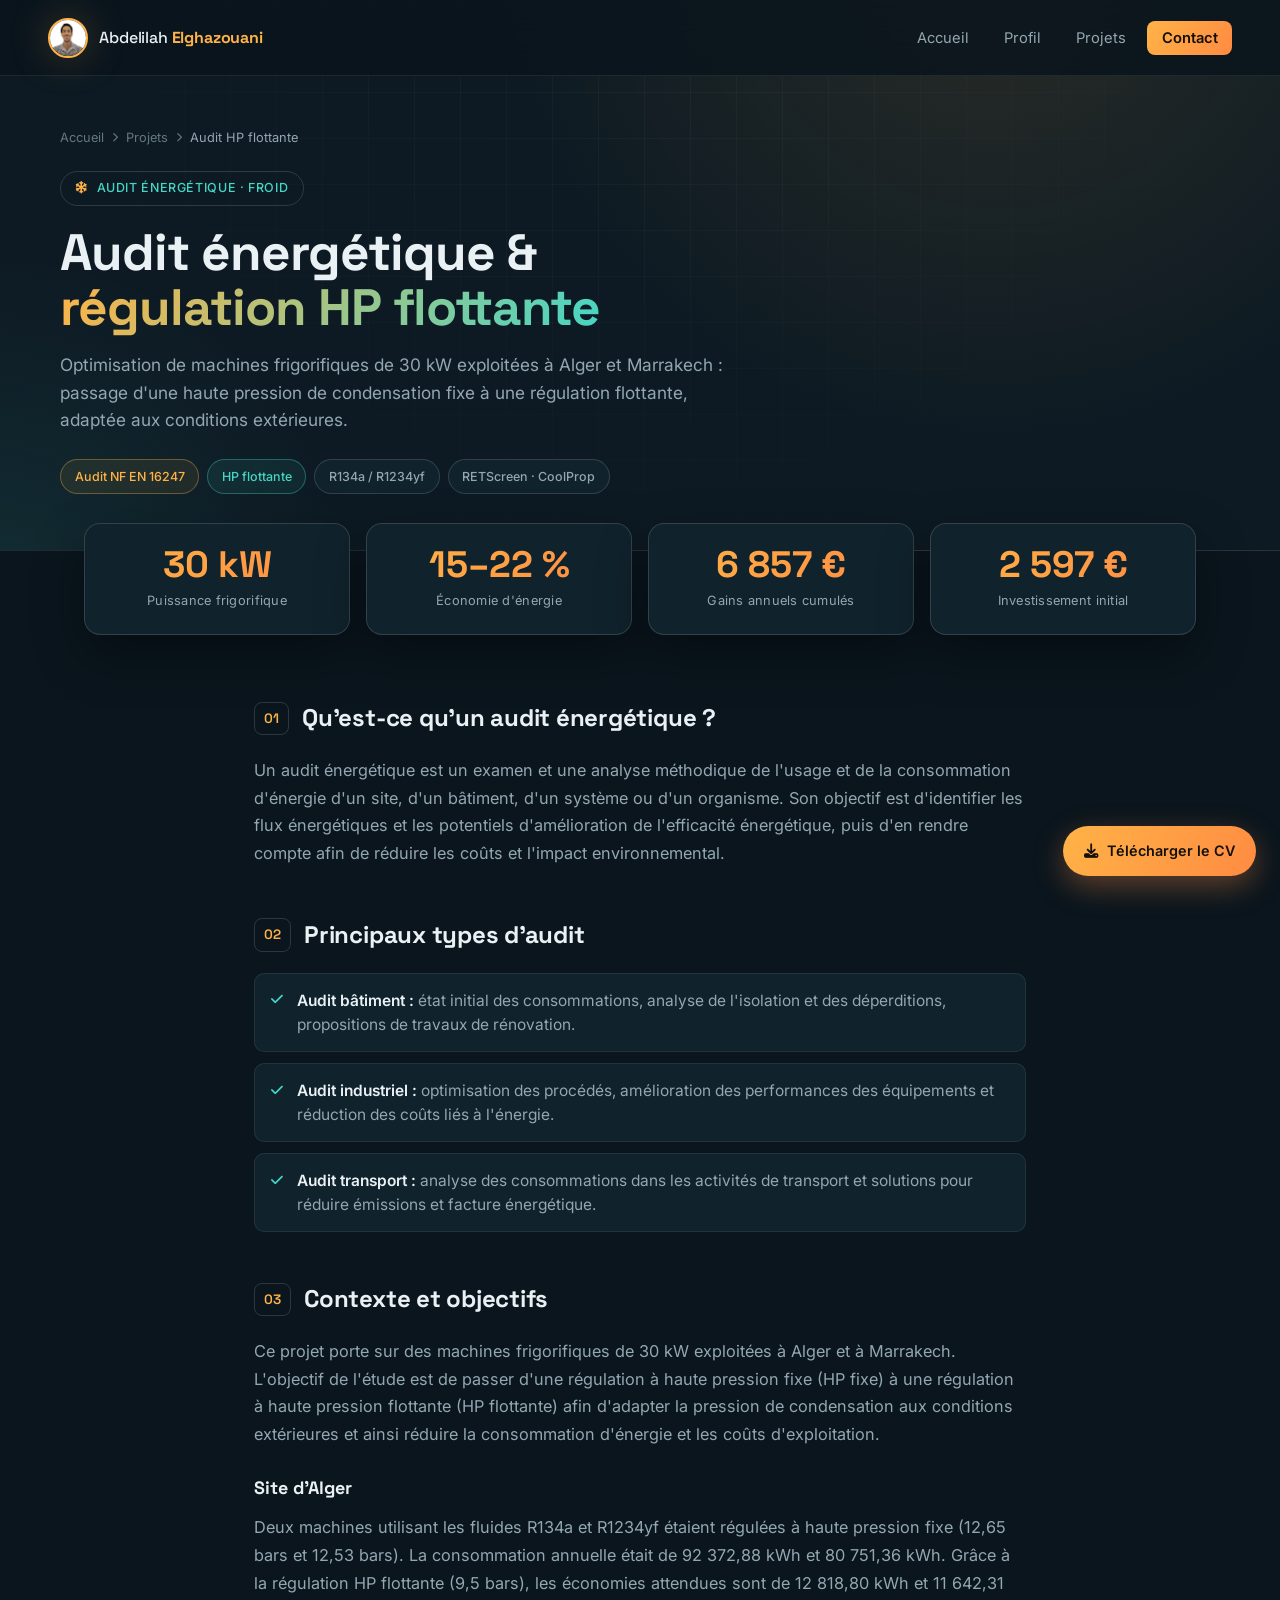
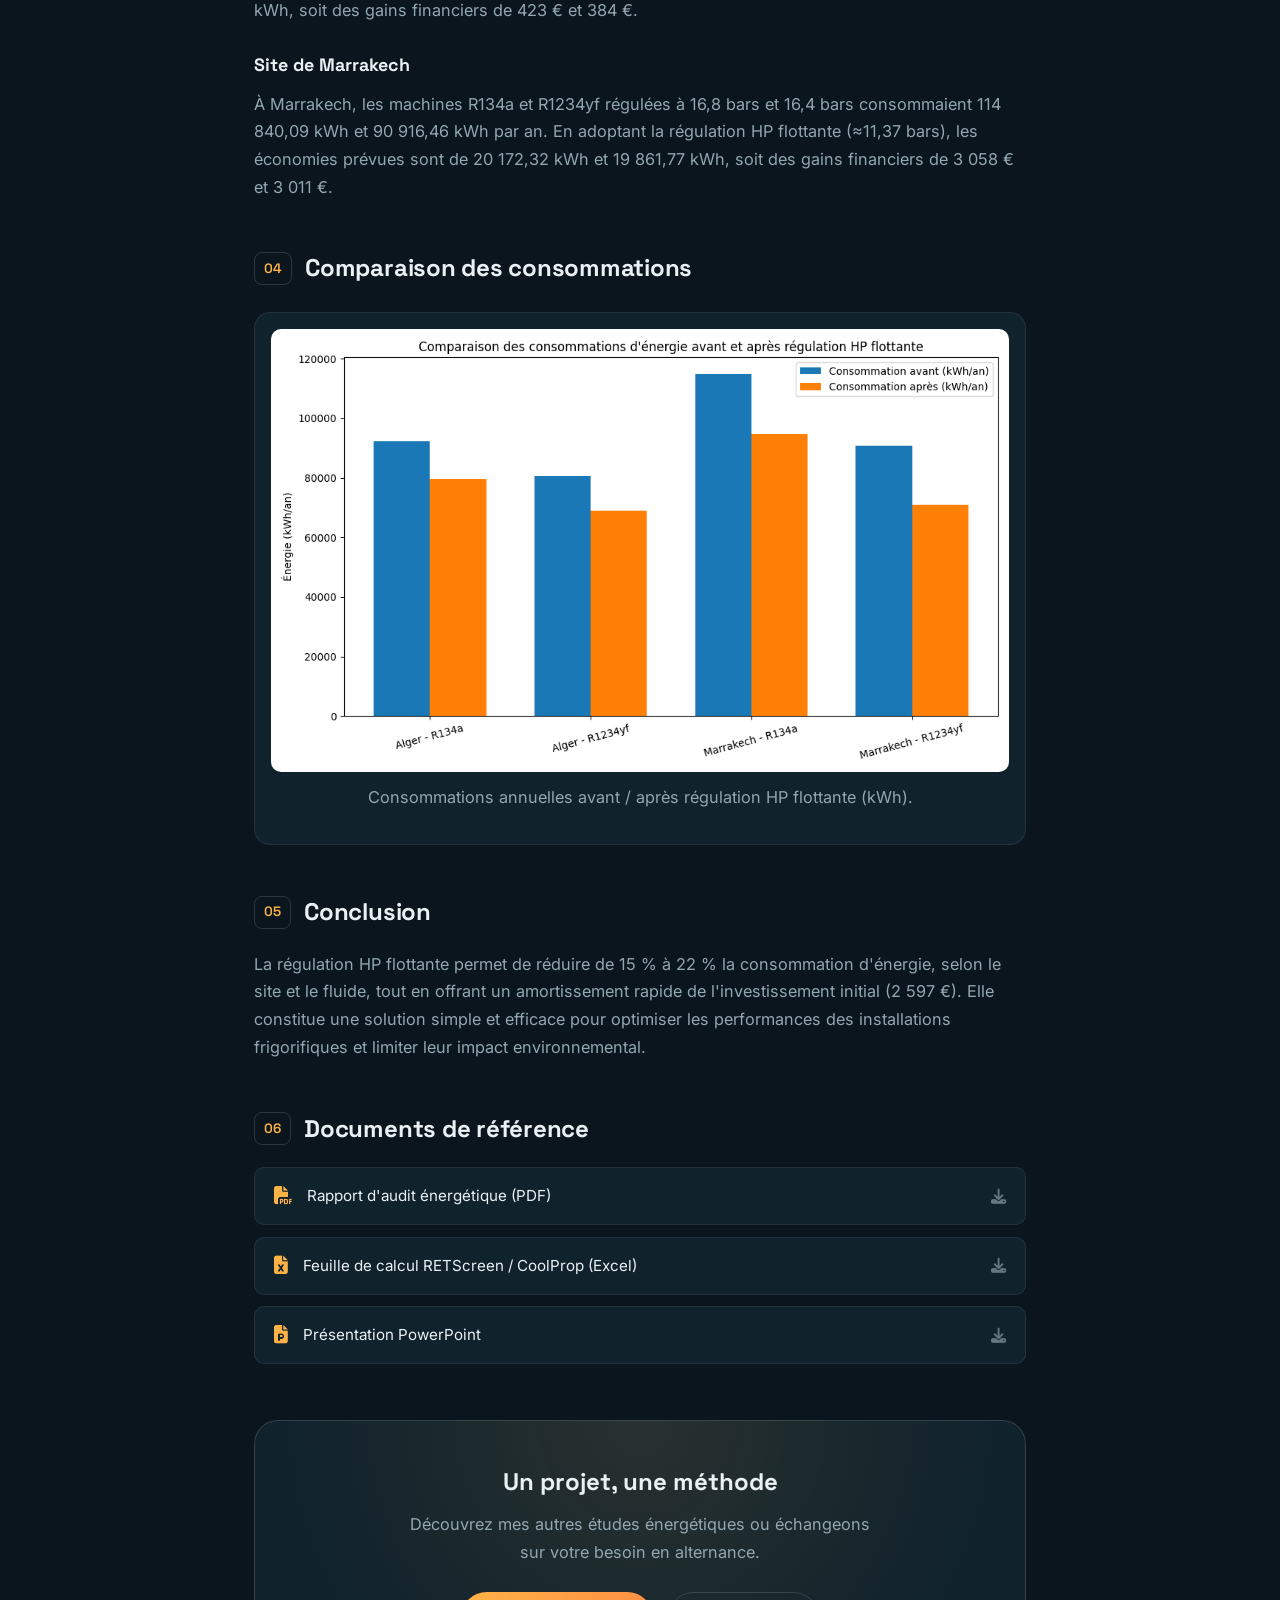
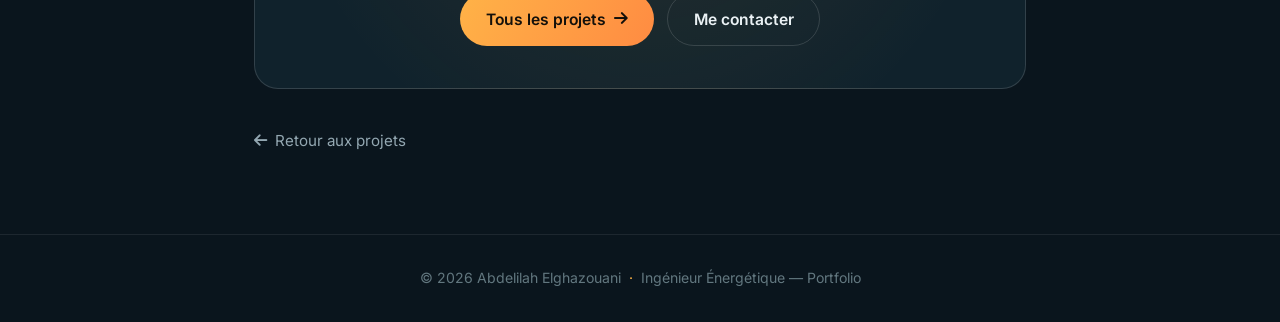
<file: hp-flottante.html>
<!DOCTYPE html>
<html lang="fr" class="bg-background">
<head>
  <meta charset="UTF-8" />
  <meta name="viewport" content="width=device-width, initial-scale=1.0" />
  <title>Audit HP flottante — Régulation frigorifique | Abdelilah Elghazouani</title>
  <meta name="description" content="Audit énergétique d'une centrale frigorifique de 30 kW : passage d'une régulation haute pression fixe à flottante (Alger &amp; Marrakech) pour 15 à 22 % d'économies." />
  <meta name="theme-color" content="#0a151d" />
  <link rel="preconnect" href="https://fonts.googleapis.com" />
  <link rel="preconnect" href="https://fonts.gstatic.com" crossorigin />
  <link href="https://fonts.googleapis.com/css2?family=Space+Grotesk:wght@400;500;600;700&family=Inter:wght@300;400;500;600;700&display=swap" rel="stylesheet" />
  <link rel="stylesheet" href="https://cdnjs.cloudflare.com/ajax/libs/font-awesome/6.5.1/css/all.min.css" crossorigin="anonymous" referrerpolicy="no-referrer" />
  <link rel="stylesheet" href="style.css" />
  <link rel="icon" type="image/png" href="img/logo.png" />
  <script async src="https://www.googletagmanager.com/gtag/js?id=G-EHXMS5CHFZ"></script>
  <script>
    window.dataLayer = window.dataLayer || [];
    function gtag(){dataLayer.push(arguments);}
    gtag('js', new Date());
    gtag('config', 'G-EHXMS5CHFZ');
  </script>
</head>
<body class="subpage">

  <div class="scroll-progress" id="scrollProgress" aria-hidden="true"></div>
  <div class="cursor-glow" id="cursorGlow" aria-hidden="true"></div>

  <header class="header">
    <nav class="navbar scrolled" id="navbar" aria-label="Navigation principale">
      <a href="index.html#accueil" class="logo">
        <img src="img/profile.jpg" alt="Portrait d'Abdelilah Elghazouani" class="profile-logo" />
        <span class="logo-name">Abdelilah <strong>Elghazouani</strong></span>
      </a>
      <input type="checkbox" id="menu-toggle" aria-label="Ouvrir le menu" />
      <label for="menu-toggle" class="hamburger" aria-hidden="true"><span></span><span></span><span></span></label>
      <ul class="nav-links">
        <li><a href="index.html#accueil">Accueil</a></li>
        <li><a href="index.html#apropos">Profil</a></li>
        <li><a href="index.html#projets">Projets</a></li>
        <li><a href="index.html#contact" class="nav-cta">Contact</a></li>
      </ul>
    </nav>
  </header>

  <section class="subpage-hero">
    <div class="hero-grid-overlay" aria-hidden="true"></div>
    <div class="subpage-hero-inner">
      <nav class="breadcrumb" aria-label="Fil d'Ariane">
        <a href="index.html#accueil">Accueil</a>
        <i class="fas fa-chevron-right" aria-hidden="true"></i>
        <a href="index.html#projets">Projets</a>
        <i class="fas fa-chevron-right" aria-hidden="true"></i>
        <span class="current">Audit HP flottante</span>
      </nav>
      <span class="subpage-eyebrow"><i class="fas fa-snowflake"></i> Audit énergétique · Froid</span>
      <h1>Audit énergétique &amp; <span class="accent">régulation HP flottante</span></h1>
      <p class="subpage-lead">
        Optimisation de machines frigorifiques de 30 kW exploitées à Alger et Marrakech :
        passage d'une haute pression de condensation fixe à une régulation flottante, adaptée
        aux conditions extérieures.
      </p>
      <div class="subpage-tags">
        <span class="chip amber">Audit NF EN 16247</span>
        <span class="chip teal">HP flottante</span>
        <span class="chip">R134a / R1234yf</span>
        <span class="chip">RETScreen · CoolProp</span>
      </div>
    </div>
  </section>

  <div class="subpage-kpis reveal">
    <div class="kpi-card"><div class="kpi-value">30 kW</div><div class="kpi-label">Puissance frigorifique</div></div>
    <div class="kpi-card"><div class="kpi-value">15–22 %</div><div class="kpi-label">Économie d'énergie</div></div>
    <div class="kpi-card"><div class="kpi-value">6 857 €</div><div class="kpi-label">Gains annuels cumulés</div></div>
    <div class="kpi-card"><div class="kpi-value">2 597 €</div><div class="kpi-label">Investissement initial</div></div>
  </div>

  <main class="subpage-content">
    <section class="subpage-section reveal">
      <div class="section-head"><span class="num">01</span><h2>Qu'est-ce qu'un audit énergétique ?</h2></div>
      <p>
        Un audit énergétique est un examen et une analyse méthodique de l'usage et de la consommation
        d'énergie d'un site, d'un bâtiment, d'un système ou d'un organisme. Son objectif est d'identifier
        les flux énergétiques et les potentiels d'amélioration de l'efficacité énergétique, puis d'en
        rendre compte afin de réduire les coûts et l'impact environnemental.
      </p>
    </section>

    <section class="subpage-section reveal">
      <div class="section-head"><span class="num">02</span><h2>Principaux types d'audit</h2></div>
      <ul class="feature-list">
        <li><strong>Audit bâtiment :</strong> état initial des consommations, analyse de l'isolation et des déperditions, propositions de travaux de rénovation.</li>
        <li><strong>Audit industriel :</strong> optimisation des procédés, amélioration des performances des équipements et réduction des coûts liés à l'énergie.</li>
        <li><strong>Audit transport :</strong> analyse des consommations dans les activités de transport et solutions pour réduire émissions et facture énergétique.</li>
      </ul>
    </section>

    <section class="subpage-section reveal">
      <div class="section-head"><span class="num">03</span><h2>Contexte et objectifs</h2></div>
      <p>
        Ce projet porte sur des machines frigorifiques de 30 kW exploitées à Alger et à Marrakech.
        L'objectif de l'étude est de passer d'une régulation à haute pression fixe (HP fixe) à une
        régulation à haute pression flottante (HP flottante) afin d'adapter la pression de condensation
        aux conditions extérieures et ainsi réduire la consommation d'énergie et les coûts d'exploitation.
      </p>
      <h3>Site d'Alger</h3>
      <p>
        Deux machines utilisant les fluides R134a et R1234yf étaient régulées à haute pression fixe
        (12,65 bars et 12,53 bars). La consommation annuelle était de 92 372,88 kWh et 80 751,36 kWh.
        Grâce à la régulation HP flottante (9,5 bars), les économies attendues sont de 12 818,80 kWh et
        11 642,31 kWh, soit des gains financiers de 423 € et 384 €.
      </p>
      <h3>Site de Marrakech</h3>
      <p>
        À Marrakech, les machines R134a et R1234yf régulées à 16,8 bars et 16,4 bars consommaient
        114 840,09 kWh et 90 916,46 kWh par an. En adoptant la régulation HP flottante (≈11,37 bars),
        les économies prévues sont de 20 172,32 kWh et 19 861,77 kWh, soit des gains financiers de
        3 058 € et 3 011 €.
      </p>
    </section>

    <section class="subpage-section reveal">
      <div class="section-head"><span class="num">04</span><h2>Comparaison des consommations</h2></div>
      <div class="chart-container">
        <img src="img/hp_flottante_comparison.png" alt="Comparaison des consommations d'énergie avant et après régulation HP flottante" />
        <p class="chart-caption">Consommations annuelles avant / après régulation HP flottante (kWh).</p>
      </div>
    </section>

    <section class="subpage-section reveal">
      <div class="section-head"><span class="num">05</span><h2>Conclusion</h2></div>
      <p>
        La régulation HP flottante permet de réduire de 15 % à 22 % la consommation d'énergie, selon le
        site et le fluide, tout en offrant un amortissement rapide de l'investissement initial (2 597 €).
        Elle constitue une solution simple et efficace pour optimiser les performances des installations
        frigorifiques et limiter leur impact environnemental.
      </p>
    </section>

    <section class="subpage-section reveal">
      <div class="section-head"><span class="num">06</span><h2>Documents de référence</h2></div>
      <ul class="documents-list">
        <li><a href="docs/rapport-audit-hp-flottante.pdf" download><i class="fas fa-file-pdf"></i> Rapport d'audit énergétique (PDF) <i class="fas fa-download doc-arrow"></i></a></li>
        <li><a href="docs/calcul-hp-flottante.xlsx" download><i class="fas fa-file-excel"></i> Feuille de calcul RETScreen / CoolProp (Excel) <i class="fas fa-download doc-arrow"></i></a></li>
        <li><a href="docs/presentation-hp-flottante.pptx" download><i class="fas fa-file-powerpoint"></i> Présentation PowerPoint <i class="fas fa-download doc-arrow"></i></a></li>
      </ul>
    </section>

    <div class="subpage-cta reveal">
      <h2>Un projet, une méthode</h2>
      <p>Découvrez mes autres études énergétiques ou échangeons sur votre besoin en alternance.</p>
      <div class="subpage-cta-buttons">
        <a href="index.html#projets" class="cta cta-primary" data-magnetic>Tous les projets <i class="fas fa-arrow-right"></i></a>
        <a href="index.html#contact" class="cta cta-outline" data-magnetic>Me contacter</a>
      </div>
    </div>

    <a href="index.html#projets" class="back-link"><i class="fas fa-arrow-left"></i> Retour aux projets</a>
  </main>

  <footer>
    <span>© 2026 Abdelilah Elghazouani</span>
    <span class="footer-sep">·</span>
    <span>Ingénieur Énergétique — Portfolio</span>
  </footer>

  <a href="docs/CV-Elghazouani-Abdelilah.pdf" download class="download-cv-btn" title="Télécharger mon CV">
    <i class="fas fa-download"></i> <span>Télécharger le CV</span>
  </a>

  <script src="script.js"></script>
</body>
</html>
</file>
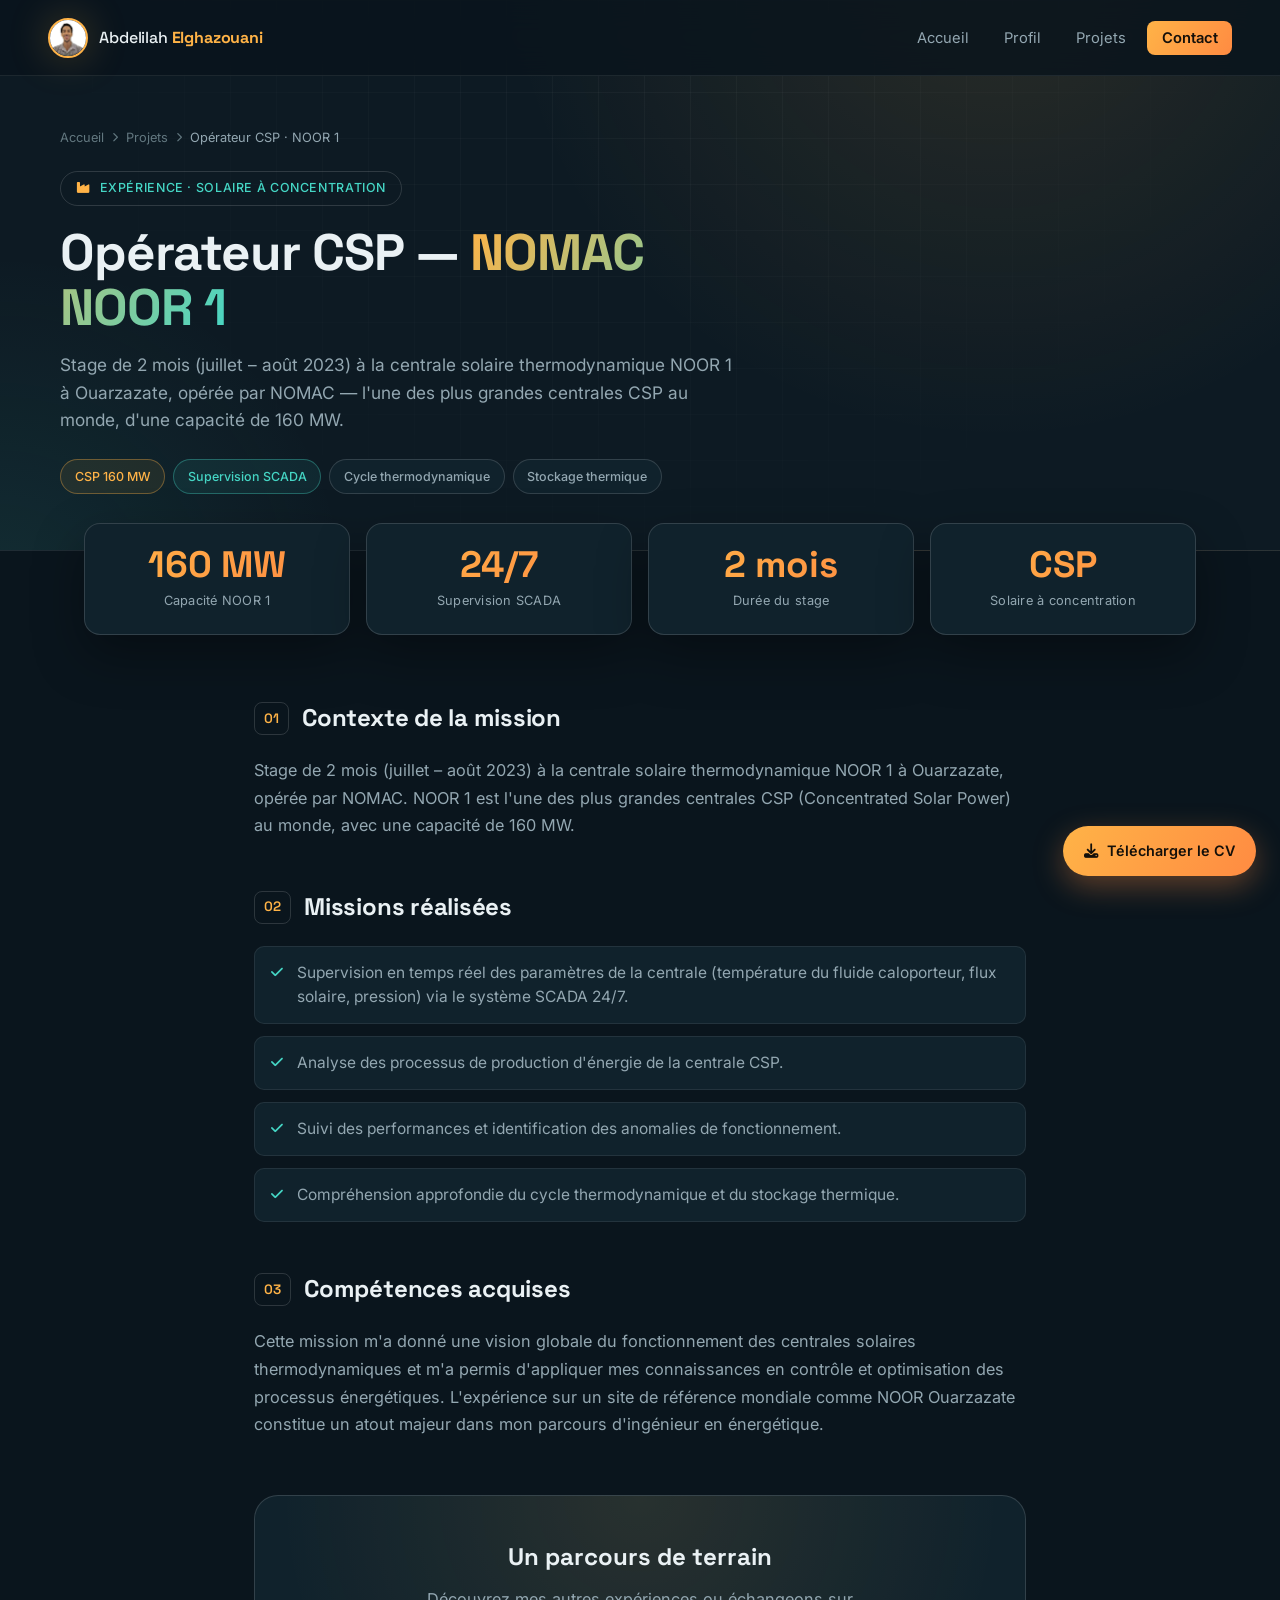
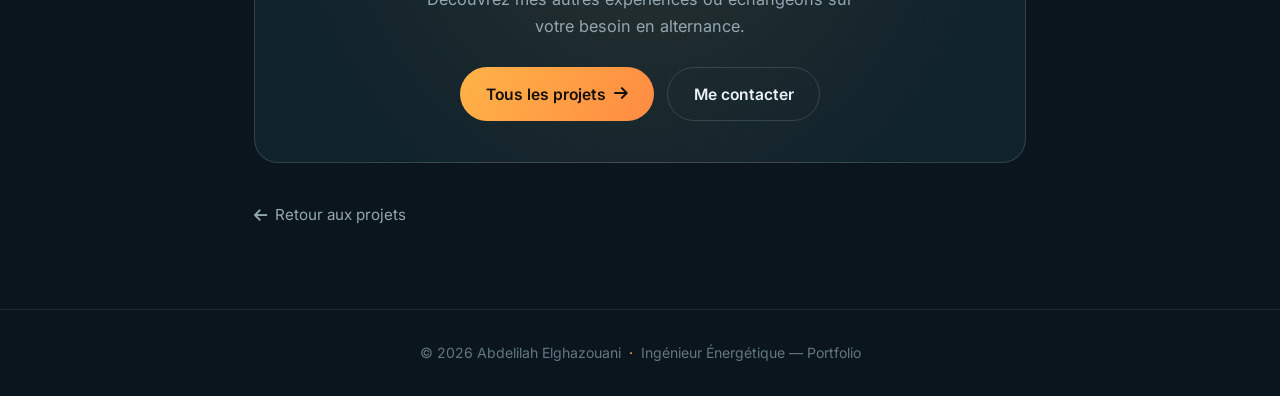
<file: operateur-csp.html>
<!DOCTYPE html>
<html lang="fr" class="bg-background">
<head>
  <meta charset="UTF-8" />
  <meta name="viewport" content="width=device-width, initial-scale=1.0" />
  <title>Opérateur CSP — NOMAC NOOR 1 | Abdelilah Elghazouani</title>
  <meta name="description" content="Stage de supervision SCADA 24/7 à la centrale solaire thermodynamique NOOR 1 (160 MW) à Ouarzazate, opérée par NOMAC. Cycle thermodynamique et stockage thermique." />
  <meta name="theme-color" content="#0a151d" />
  <link rel="preconnect" href="https://fonts.googleapis.com" />
  <link rel="preconnect" href="https://fonts.gstatic.com" crossorigin />
  <link href="https://fonts.googleapis.com/css2?family=Space+Grotesk:wght@400;500;600;700&family=Inter:wght@300;400;500;600;700&display=swap" rel="stylesheet" />
  <link rel="stylesheet" href="https://cdnjs.cloudflare.com/ajax/libs/font-awesome/6.5.1/css/all.min.css" crossorigin="anonymous" referrerpolicy="no-referrer" />
  <link rel="stylesheet" href="style.css" />
  <link rel="icon" type="image/png" href="img/logo.png" />
  <script async src="https://www.googletagmanager.com/gtag/js?id=G-EHXMS5CHFZ"></script>
  <script>
    window.dataLayer = window.dataLayer || [];
    function gtag(){dataLayer.push(arguments);}
    gtag('js', new Date());
    gtag('config', 'G-EHXMS5CHFZ');
  </script>
</head>
<body class="subpage">

  <div class="scroll-progress" id="scrollProgress" aria-hidden="true"></div>
  <div class="cursor-glow" id="cursorGlow" aria-hidden="true"></div>

  <header class="header">
    <nav class="navbar scrolled" id="navbar" aria-label="Navigation principale">
      <a href="index.html#accueil" class="logo">
        <img src="img/profile.jpg" alt="Portrait d'Abdelilah Elghazouani" class="profile-logo" />
        <span class="logo-name">Abdelilah <strong>Elghazouani</strong></span>
      </a>
      <input type="checkbox" id="menu-toggle" aria-label="Ouvrir le menu" />
      <label for="menu-toggle" class="hamburger" aria-hidden="true"><span></span><span></span><span></span></label>
      <ul class="nav-links">
        <li><a href="index.html#accueil">Accueil</a></li>
        <li><a href="index.html#apropos">Profil</a></li>
        <li><a href="index.html#projets">Projets</a></li>
        <li><a href="index.html#contact" class="nav-cta">Contact</a></li>
      </ul>
    </nav>
  </header>

  <section class="subpage-hero">
    <div class="hero-grid-overlay" aria-hidden="true"></div>
    <div class="subpage-hero-inner">
      <nav class="breadcrumb" aria-label="Fil d'Ariane">
        <a href="index.html#accueil">Accueil</a>
        <i class="fas fa-chevron-right" aria-hidden="true"></i>
        <a href="index.html#projets">Projets</a>
        <i class="fas fa-chevron-right" aria-hidden="true"></i>
        <span class="current">Opérateur CSP · NOOR 1</span>
      </nav>
      <span class="subpage-eyebrow"><i class="fas fa-industry"></i> Expérience · Solaire à concentration</span>
      <h1>Opérateur CSP — <span class="accent">NOMAC NOOR 1</span></h1>
      <p class="subpage-lead">
        Stage de 2 mois (juillet – août 2023) à la centrale solaire thermodynamique NOOR 1 à Ouarzazate,
        opérée par NOMAC — l'une des plus grandes centrales CSP au monde, d'une capacité de 160 MW.
      </p>
      <div class="subpage-tags">
        <span class="chip amber">CSP 160 MW</span>
        <span class="chip teal">Supervision SCADA</span>
        <span class="chip">Cycle thermodynamique</span>
        <span class="chip">Stockage thermique</span>
      </div>
    </div>
  </section>

  <div class="subpage-kpis reveal">
    <div class="kpi-card"><div class="kpi-value">160 MW</div><div class="kpi-label">Capacité NOOR 1</div></div>
    <div class="kpi-card"><div class="kpi-value">24/7</div><div class="kpi-label">Supervision SCADA</div></div>
    <div class="kpi-card"><div class="kpi-value">2 mois</div><div class="kpi-label">Durée du stage</div></div>
    <div class="kpi-card"><div class="kpi-value">CSP</div><div class="kpi-label">Solaire à concentration</div></div>
  </div>

  <main class="subpage-content">
    <section class="subpage-section reveal">
      <div class="section-head"><span class="num">01</span><h2>Contexte de la mission</h2></div>
      <p>
        Stage de 2 mois (juillet – août 2023) à la centrale solaire thermodynamique NOOR 1 à Ouarzazate,
        opérée par NOMAC. NOOR 1 est l'une des plus grandes centrales CSP (Concentrated Solar Power) au
        monde, avec une capacité de 160 MW.
      </p>
    </section>

    <section class="subpage-section reveal">
      <div class="section-head"><span class="num">02</span><h2>Missions réalisées</h2></div>
      <ul class="feature-list">
        <li>Supervision en temps réel des paramètres de la centrale (température du fluide caloporteur, flux solaire, pression) via le système SCADA 24/7.</li>
        <li>Analyse des processus de production d'énergie de la centrale CSP.</li>
        <li>Suivi des performances et identification des anomalies de fonctionnement.</li>
        <li>Compréhension approfondie du cycle thermodynamique et du stockage thermique.</li>
      </ul>
    </section>

    <section class="subpage-section reveal">
      <div class="section-head"><span class="num">03</span><h2>Compétences acquises</h2></div>
      <p>
        Cette mission m'a donné une vision globale du fonctionnement des centrales solaires
        thermodynamiques et m'a permis d'appliquer mes connaissances en contrôle et optimisation des
        processus énergétiques. L'expérience sur un site de référence mondiale comme NOOR Ouarzazate
        constitue un atout majeur dans mon parcours d'ingénieur en énergétique.
      </p>
    </section>

    <div class="subpage-cta reveal">
      <h2>Un parcours de terrain</h2>
      <p>Découvrez mes autres expériences ou échangeons sur votre besoin en alternance.</p>
      <div class="subpage-cta-buttons">
        <a href="index.html#projets" class="cta cta-primary" data-magnetic>Tous les projets <i class="fas fa-arrow-right"></i></a>
        <a href="index.html#contact" class="cta cta-outline" data-magnetic>Me contacter</a>
      </div>
    </div>

    <a href="index.html#projets" class="back-link"><i class="fas fa-arrow-left"></i> Retour aux projets</a>
  </main>

  <footer>
    <span>© 2026 Abdelilah Elghazouani</span>
    <span class="footer-sep">·</span>
    <span>Ingénieur Énergétique — Portfolio</span>
  </footer>

  <a href="docs/CV-Elghazouani-Abdelilah.pdf" download class="download-cv-btn" title="Télécharger mon CV">
    <i class="fas fa-download"></i> <span>Télécharger le CV</span>
  </a>

  <script src="script.js"></script>
</body>
</html>
</file>
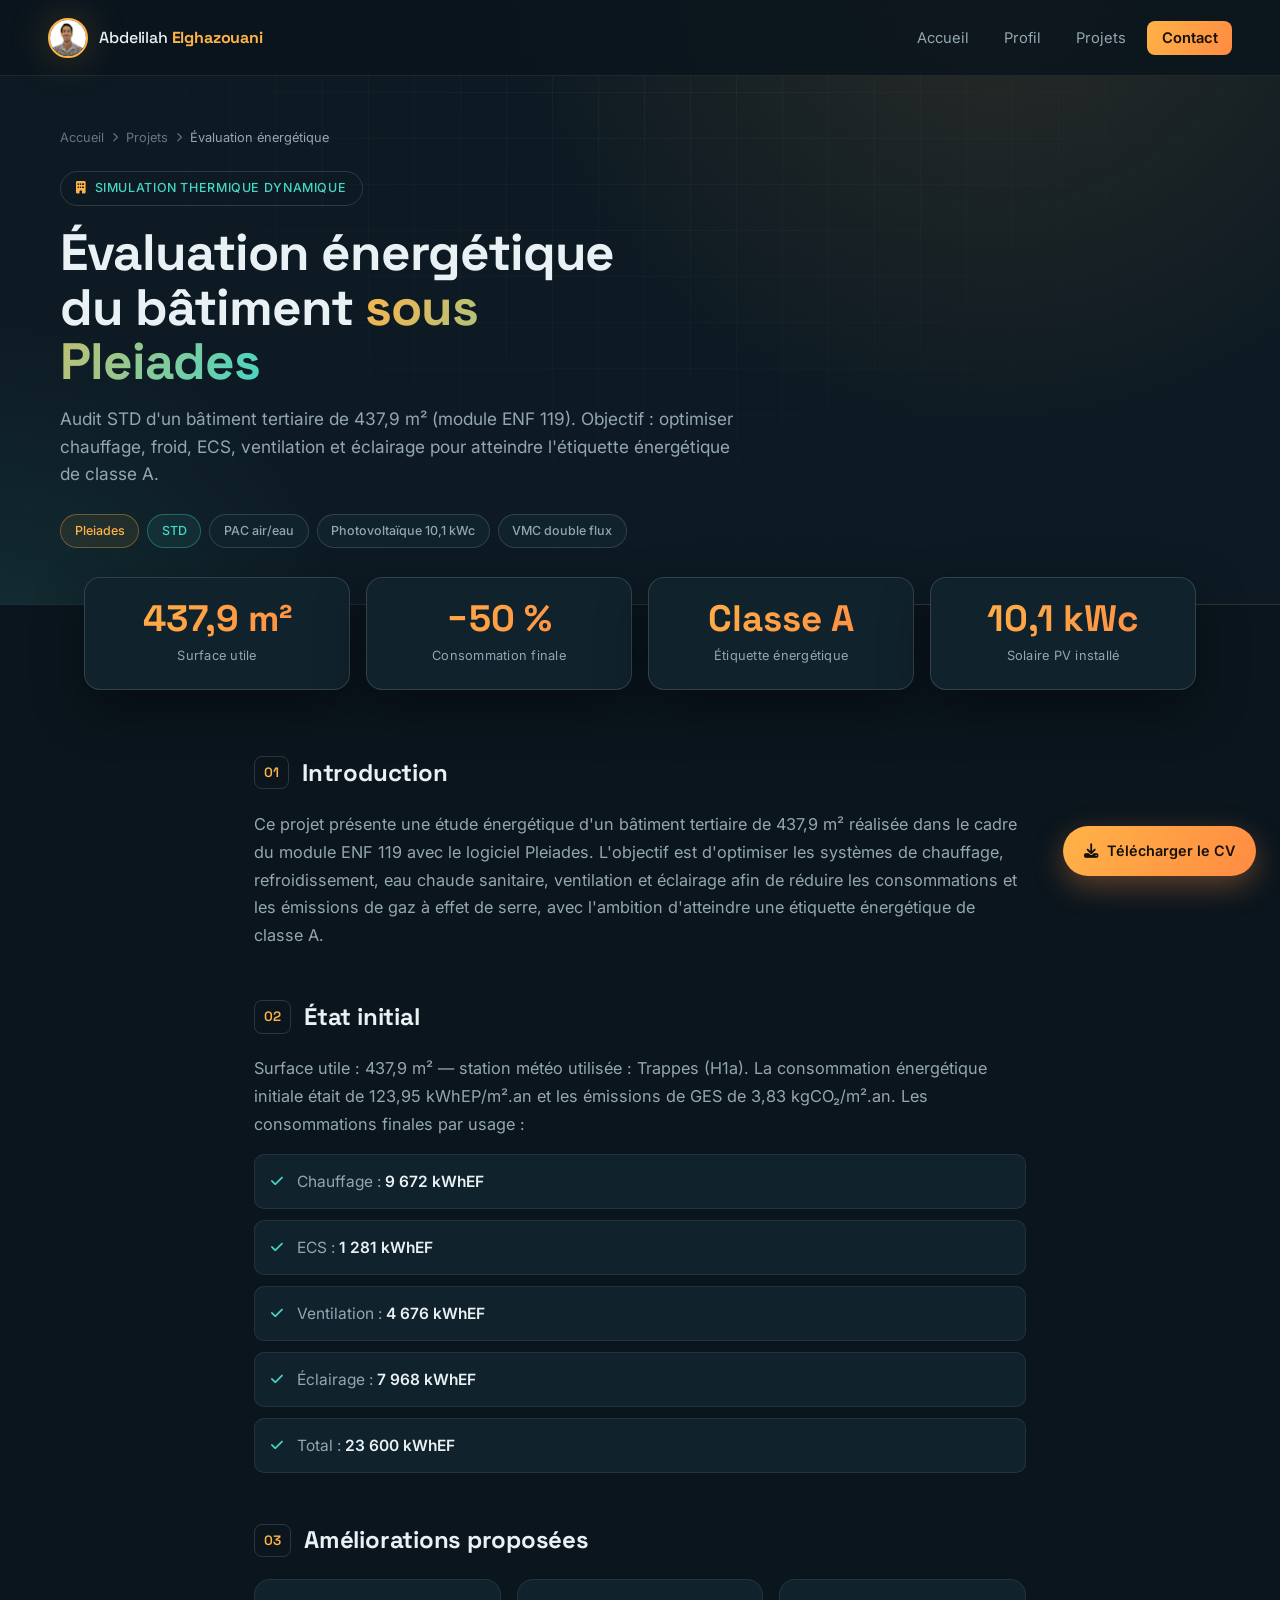
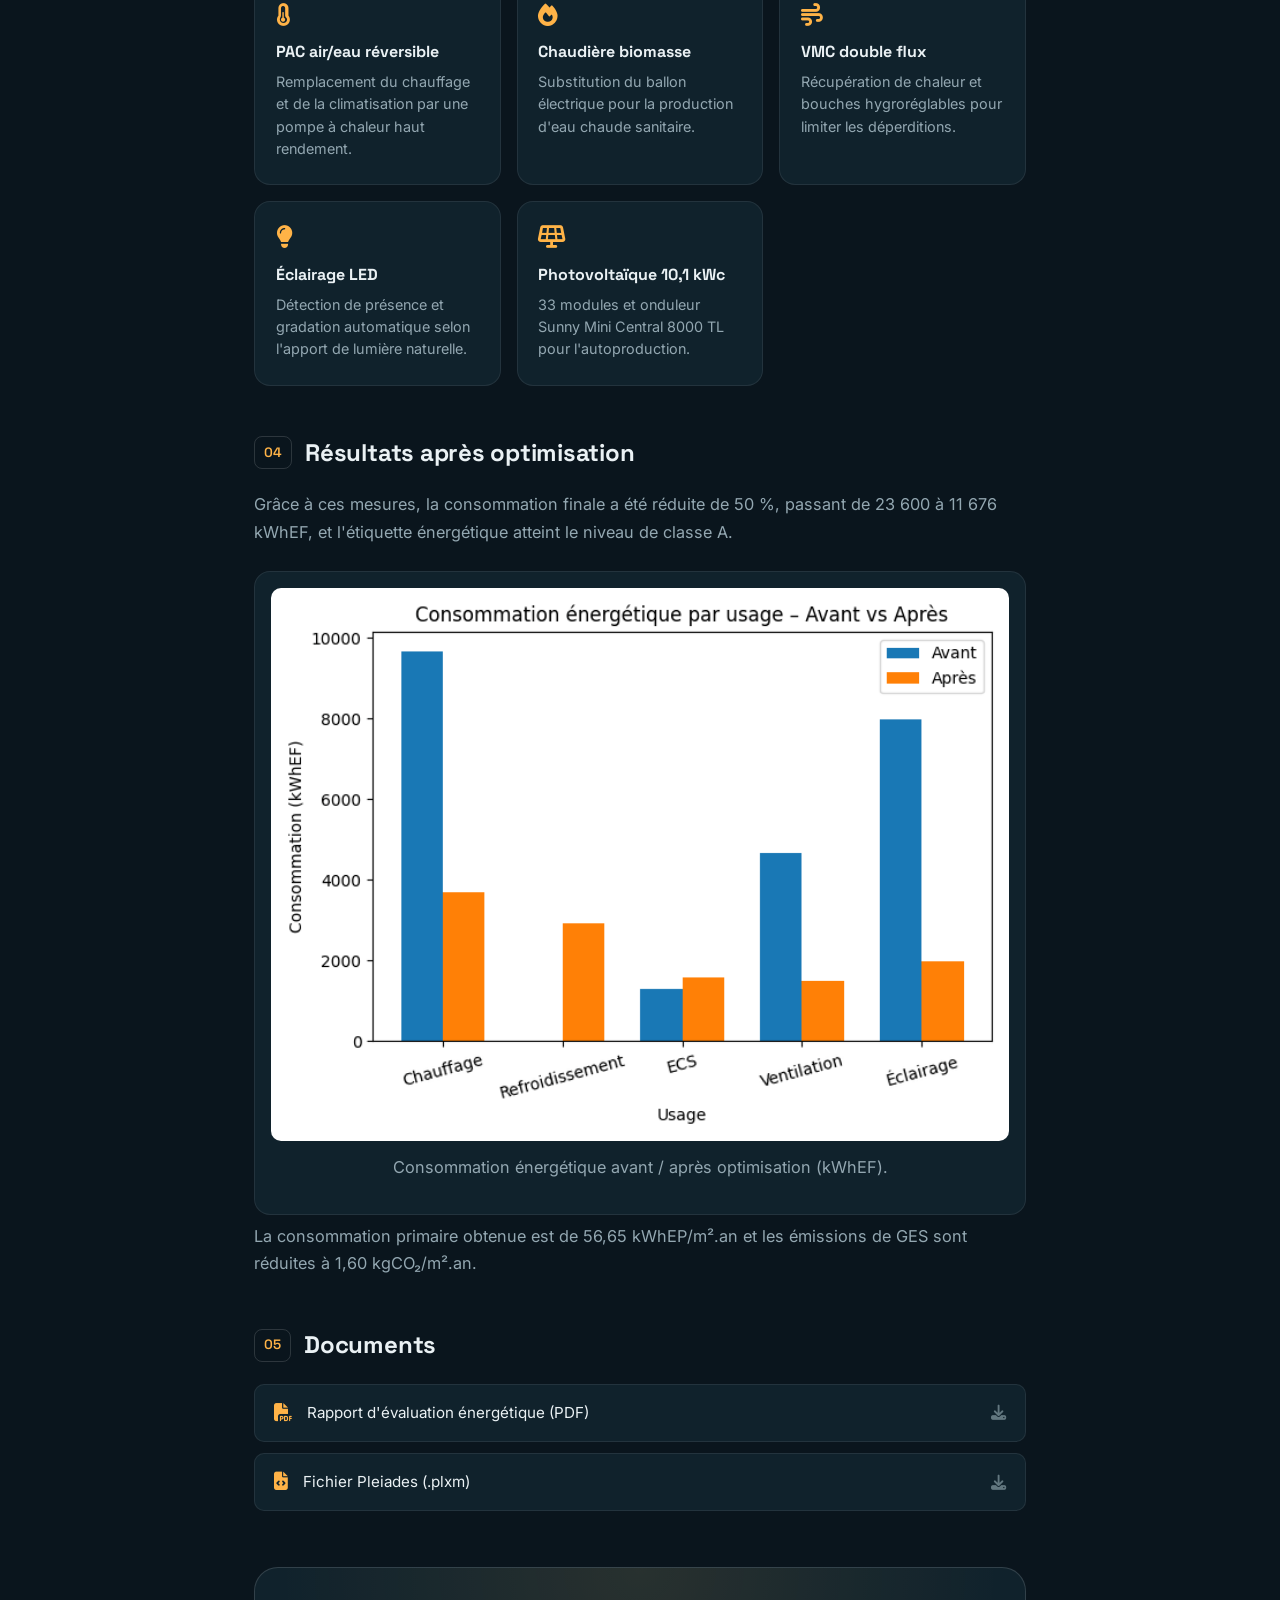
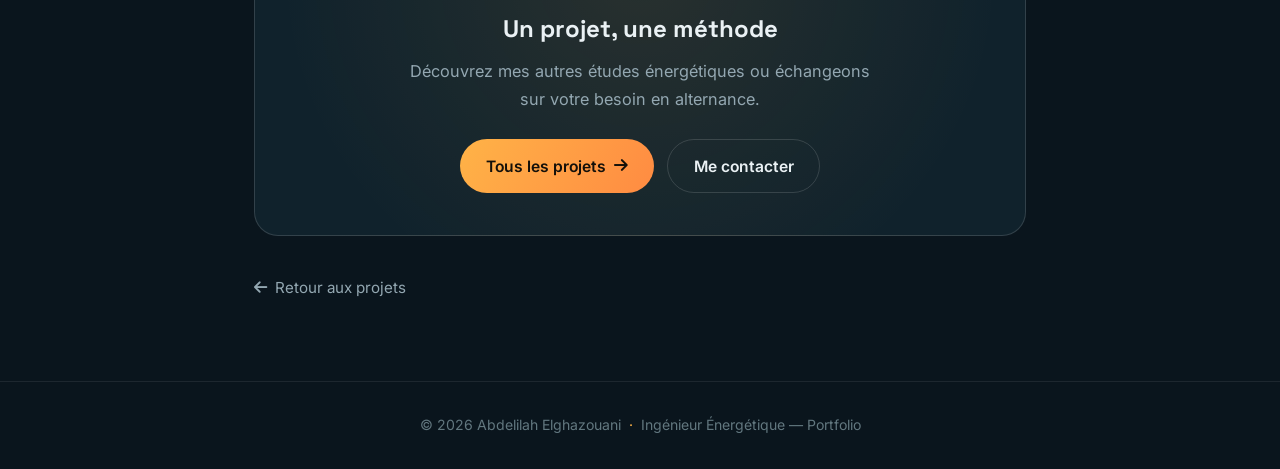
<file: pleiades.html>
<!DOCTYPE html>
<html lang="fr" class="bg-background">
<head>
  <meta charset="UTF-8" />
  <meta name="viewport" content="width=device-width, initial-scale=1.0" />
  <title>Évaluation énergétique du bâtiment (Pleiades) | Abdelilah Elghazouani</title>
  <meta name="description" content="Étude énergétique d'un bâtiment tertiaire de 437 m² sous Pleiades : simulation thermique dynamique, PAC, biomasse, VMC double flux et photovoltaïque pour atteindre l'étiquette A." />
  <meta name="theme-color" content="#0a151d" />
  <link rel="preconnect" href="https://fonts.googleapis.com" />
  <link rel="preconnect" href="https://fonts.gstatic.com" crossorigin />
  <link href="https://fonts.googleapis.com/css2?family=Space+Grotesk:wght@400;500;600;700&family=Inter:wght@300;400;500;600;700&display=swap" rel="stylesheet" />
  <link rel="stylesheet" href="https://cdnjs.cloudflare.com/ajax/libs/font-awesome/6.5.1/css/all.min.css" crossorigin="anonymous" referrerpolicy="no-referrer" />
  <link rel="stylesheet" href="style.css" />
  <link rel="icon" type="image/png" href="img/logo.png" />
  <script async src="https://www.googletagmanager.com/gtag/js?id=G-EHXMS5CHFZ"></script>
  <script>
    window.dataLayer = window.dataLayer || [];
    function gtag(){dataLayer.push(arguments);}
    gtag('js', new Date());
    gtag('config', 'G-EHXMS5CHFZ');
  </script>
</head>
<body class="subpage">

  <div class="scroll-progress" id="scrollProgress" aria-hidden="true"></div>
  <div class="cursor-glow" id="cursorGlow" aria-hidden="true"></div>

  <header class="header">
    <nav class="navbar scrolled" id="navbar" aria-label="Navigation principale">
      <a href="index.html#accueil" class="logo">
        <img src="img/profile.jpg" alt="Portrait d'Abdelilah Elghazouani" class="profile-logo" />
        <span class="logo-name">Abdelilah <strong>Elghazouani</strong></span>
      </a>
      <input type="checkbox" id="menu-toggle" aria-label="Ouvrir le menu" />
      <label for="menu-toggle" class="hamburger" aria-hidden="true"><span></span><span></span><span></span></label>
      <ul class="nav-links">
        <li><a href="index.html#accueil">Accueil</a></li>
        <li><a href="index.html#apropos">Profil</a></li>
        <li><a href="index.html#projets">Projets</a></li>
        <li><a href="index.html#contact" class="nav-cta">Contact</a></li>
      </ul>
    </nav>
  </header>

  <section class="subpage-hero">
    <div class="hero-grid-overlay" aria-hidden="true"></div>
    <div class="subpage-hero-inner">
      <nav class="breadcrumb" aria-label="Fil d'Ariane">
        <a href="index.html#accueil">Accueil</a>
        <i class="fas fa-chevron-right" aria-hidden="true"></i>
        <a href="index.html#projets">Projets</a>
        <i class="fas fa-chevron-right" aria-hidden="true"></i>
        <span class="current">Évaluation énergétique</span>
      </nav>
      <span class="subpage-eyebrow"><i class="fas fa-building"></i> Simulation thermique dynamique</span>
      <h1>Évaluation énergétique du bâtiment <span class="accent">sous Pleiades</span></h1>
      <p class="subpage-lead">
        Audit STD d'un bâtiment tertiaire de 437,9 m² (module ENF 119). Objectif :
        optimiser chauffage, froid, ECS, ventilation et éclairage pour atteindre l'étiquette
        énergétique de classe A.
      </p>
      <div class="subpage-tags">
        <span class="chip amber">Pleiades</span>
        <span class="chip teal">STD</span>
        <span class="chip">PAC air/eau</span>
        <span class="chip">Photovoltaïque 10,1 kWc</span>
        <span class="chip">VMC double flux</span>
      </div>
    </div>
  </section>

  <div class="subpage-kpis reveal">
    <div class="kpi-card"><div class="kpi-value">437,9 m²</div><div class="kpi-label">Surface utile</div></div>
    <div class="kpi-card"><div class="kpi-value">−50 %</div><div class="kpi-label">Consommation finale</div></div>
    <div class="kpi-card"><div class="kpi-value">Classe A</div><div class="kpi-label">Étiquette énergétique</div></div>
    <div class="kpi-card"><div class="kpi-value">10,1 kWc</div><div class="kpi-label">Solaire PV installé</div></div>
  </div>

  <main class="subpage-content">
    <section class="subpage-section reveal">
      <div class="section-head"><span class="num">01</span><h2>Introduction</h2></div>
      <p>
        Ce projet présente une étude énergétique d'un bâtiment tertiaire de 437,9 m² réalisée dans le
        cadre du module ENF 119 avec le logiciel Pleiades. L'objectif est d'optimiser les systèmes de
        chauffage, refroidissement, eau chaude sanitaire, ventilation et éclairage afin de réduire les
        consommations et les émissions de gaz à effet de serre, avec l'ambition d'atteindre une étiquette
        énergétique de classe A.
      </p>
    </section>

    <section class="subpage-section reveal">
      <div class="section-head"><span class="num">02</span><h2>État initial</h2></div>
      <p>
        Surface utile : 437,9 m² — station météo utilisée : Trappes (H1a). La consommation énergétique
        initiale était de 123,95 kWhEP/m².an et les émissions de GES de 3,83 kgCO₂/m².an. Les
        consommations finales par usage :
      </p>
      <ul class="feature-list">
        <li>Chauffage : <strong>9 672 kWhEF</strong></li>
        <li>ECS : <strong>1 281 kWhEF</strong></li>
        <li>Ventilation : <strong>4 676 kWhEF</strong></li>
        <li>Éclairage : <strong>7 968 kWhEF</strong></li>
        <li>Total : <strong>23 600 kWhEF</strong></li>
      </ul>
    </section>

    <section class="subpage-section reveal">
      <div class="section-head"><span class="num">03</span><h2>Améliorations proposées</h2></div>
      <div class="info-grid">
        <div class="info-card"><i class="fas fa-temperature-half"></i><h3>PAC air/eau réversible</h3><p>Remplacement du chauffage et de la climatisation par une pompe à chaleur haut rendement.</p></div>
        <div class="info-card"><i class="fas fa-fire"></i><h3>Chaudière biomasse</h3><p>Substitution du ballon électrique pour la production d'eau chaude sanitaire.</p></div>
        <div class="info-card"><i class="fas fa-wind"></i><h3>VMC double flux</h3><p>Récupération de chaleur et bouches hygroréglables pour limiter les déperditions.</p></div>
        <div class="info-card"><i class="fas fa-lightbulb"></i><h3>Éclairage LED</h3><p>Détection de présence et gradation automatique selon l'apport de lumière naturelle.</p></div>
        <div class="info-card"><i class="fas fa-solar-panel"></i><h3>Photovoltaïque 10,1 kWc</h3><p>33 modules et onduleur Sunny Mini Central 8000 TL pour l'autoproduction.</p></div>
      </div>
    </section>

    <section class="subpage-section reveal">
      <div class="section-head"><span class="num">04</span><h2>Résultats après optimisation</h2></div>
      <p>
        Grâce à ces mesures, la consommation finale a été réduite de 50 %, passant de 23 600 à
        11 676 kWhEF, et l'étiquette énergétique atteint le niveau de classe A.
      </p>
      <div class="chart-container">
        <img src="img/energy_consumption_comparison.png" alt="Graphique comparant la consommation énergétique avant et après optimisation" />
        <p class="chart-caption">Consommation énergétique avant / après optimisation (kWhEF).</p>
      </div>
      <p>
        La consommation primaire obtenue est de 56,65 kWhEP/m².an et les émissions de GES sont réduites
        à 1,60 kgCO₂/m².an.
      </p>
    </section>

    <section class="subpage-section reveal">
      <div class="section-head"><span class="num">05</span><h2>Documents</h2></div>
      <ul class="documents-list">
        <li><a href="docs/rapport-evaluation-energetique-batiment.pdf" download><i class="fas fa-file-pdf"></i> Rapport d'évaluation énergétique (PDF) <i class="fas fa-download doc-arrow"></i></a></li>
        <li><a href="docs/projet-evaluation-pleiades.plxm" download><i class="fas fa-file-code"></i> Fichier Pleiades (.plxm) <i class="fas fa-download doc-arrow"></i></a></li>
      </ul>
    </section>

    <div class="subpage-cta reveal">
      <h2>Un projet, une méthode</h2>
      <p>Découvrez mes autres études énergétiques ou échangeons sur votre besoin en alternance.</p>
      <div class="subpage-cta-buttons">
        <a href="index.html#projets" class="cta cta-primary" data-magnetic>Tous les projets <i class="fas fa-arrow-right"></i></a>
        <a href="index.html#contact" class="cta cta-outline" data-magnetic>Me contacter</a>
      </div>
    </div>

    <a href="index.html#projets" class="back-link"><i class="fas fa-arrow-left"></i> Retour aux projets</a>
  </main>

  <footer>
    <span>© 2026 Abdelilah Elghazouani</span>
    <span class="footer-sep">·</span>
    <span>Ingénieur Énergétique — Portfolio</span>
  </footer>

  <a href="docs/CV-Elghazouani-Abdelilah.pdf" download class="download-cv-btn" title="Télécharger mon CV">
    <i class="fas fa-download"></i> <span>Télécharger le CV</span>
  </a>

  <script src="script.js"></script>
</body>
</html>
</file>
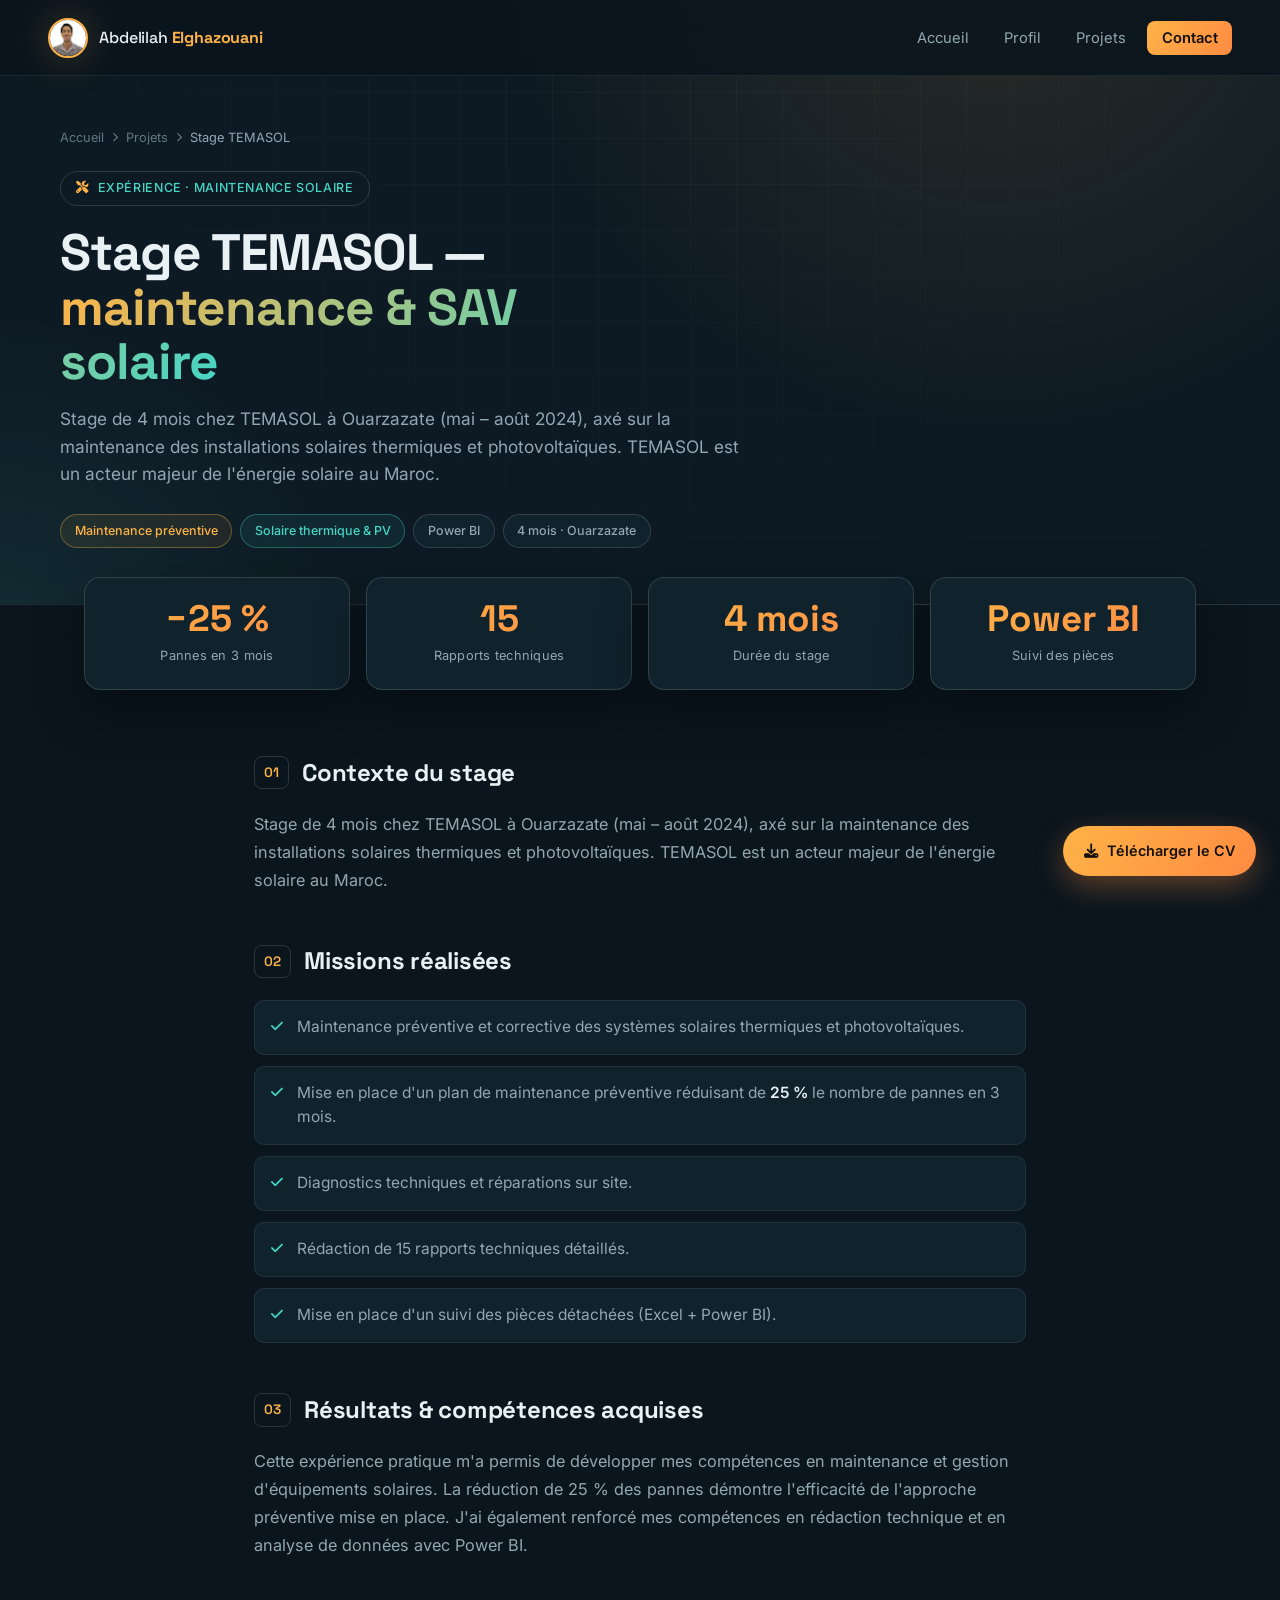
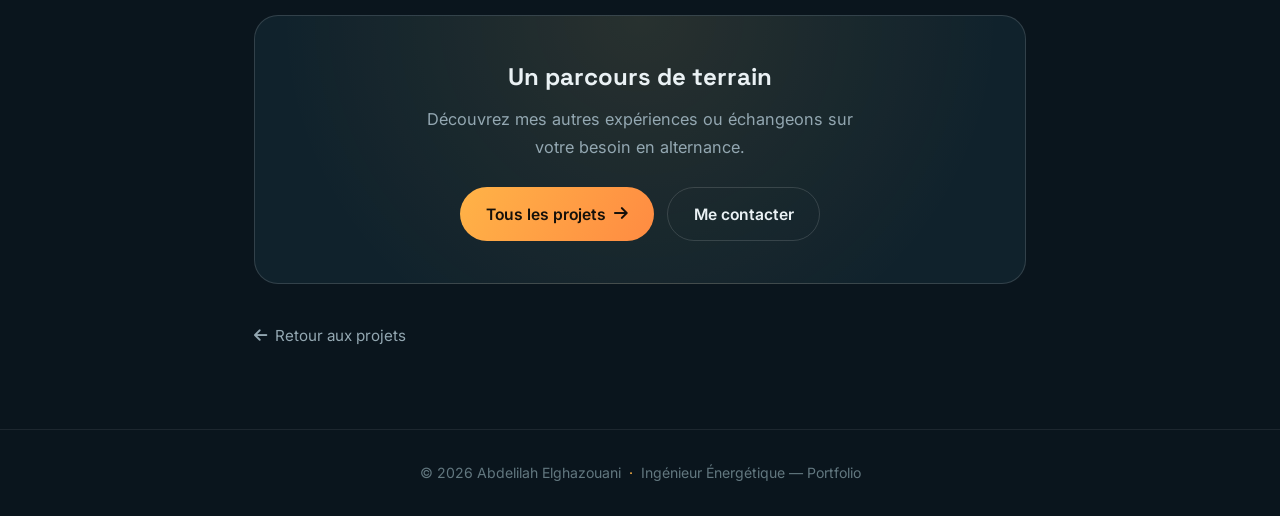
<file: stage-temasol.html>
<!DOCTYPE html>
<html lang="fr" class="bg-background">
<head>
  <meta charset="UTF-8" />
  <meta name="viewport" content="width=device-width, initial-scale=1.0" />
  <title>Stage TEMASOL — Maintenance solaire | Abdelilah Elghazouani</title>
  <meta name="description" content="Stage de 4 mois chez TEMASOL (Ouarzazate) : maintenance préventive et corrective des systèmes solaires thermiques et photovoltaïques, −25 % de pannes en 3 mois." />
  <meta name="theme-color" content="#0a151d" />
  <link rel="preconnect" href="https://fonts.googleapis.com" />
  <link rel="preconnect" href="https://fonts.gstatic.com" crossorigin />
  <link href="https://fonts.googleapis.com/css2?family=Space+Grotesk:wght@400;500;600;700&family=Inter:wght@300;400;500;600;700&display=swap" rel="stylesheet" />
  <link rel="stylesheet" href="https://cdnjs.cloudflare.com/ajax/libs/font-awesome/6.5.1/css/all.min.css" crossorigin="anonymous" referrerpolicy="no-referrer" />
  <link rel="stylesheet" href="style.css" />
  <link rel="icon" type="image/png" href="img/logo.png" />
  <script async src="https://www.googletagmanager.com/gtag/js?id=G-EHXMS5CHFZ"></script>
  <script>
    window.dataLayer = window.dataLayer || [];
    function gtag(){dataLayer.push(arguments);}
    gtag('js', new Date());
    gtag('config', 'G-EHXMS5CHFZ');
  </script>
</head>
<body class="subpage">

  <div class="scroll-progress" id="scrollProgress" aria-hidden="true"></div>
  <div class="cursor-glow" id="cursorGlow" aria-hidden="true"></div>

  <header class="header">
    <nav class="navbar scrolled" id="navbar" aria-label="Navigation principale">
      <a href="index.html#accueil" class="logo">
        <img src="img/profile.jpg" alt="Portrait d'Abdelilah Elghazouani" class="profile-logo" />
        <span class="logo-name">Abdelilah <strong>Elghazouani</strong></span>
      </a>
      <input type="checkbox" id="menu-toggle" aria-label="Ouvrir le menu" />
      <label for="menu-toggle" class="hamburger" aria-hidden="true"><span></span><span></span><span></span></label>
      <ul class="nav-links">
        <li><a href="index.html#accueil">Accueil</a></li>
        <li><a href="index.html#apropos">Profil</a></li>
        <li><a href="index.html#projets">Projets</a></li>
        <li><a href="index.html#contact" class="nav-cta">Contact</a></li>
      </ul>
    </nav>
  </header>

  <section class="subpage-hero">
    <div class="hero-grid-overlay" aria-hidden="true"></div>
    <div class="subpage-hero-inner">
      <nav class="breadcrumb" aria-label="Fil d'Ariane">
        <a href="index.html#accueil">Accueil</a>
        <i class="fas fa-chevron-right" aria-hidden="true"></i>
        <a href="index.html#projets">Projets</a>
        <i class="fas fa-chevron-right" aria-hidden="true"></i>
        <span class="current">Stage TEMASOL</span>
      </nav>
      <span class="subpage-eyebrow"><i class="fas fa-screwdriver-wrench"></i> Expérience · Maintenance solaire</span>
      <h1>Stage TEMASOL — <span class="accent">maintenance &amp; SAV solaire</span></h1>
      <p class="subpage-lead">
        Stage de 4 mois chez TEMASOL à Ouarzazate (mai – août 2024), axé sur la maintenance des
        installations solaires thermiques et photovoltaïques. TEMASOL est un acteur majeur de l'énergie
        solaire au Maroc.
      </p>
      <div class="subpage-tags">
        <span class="chip amber">Maintenance préventive</span>
        <span class="chip teal">Solaire thermique &amp; PV</span>
        <span class="chip">Power BI</span>
        <span class="chip">4 mois · Ouarzazate</span>
      </div>
    </div>
  </section>

  <div class="subpage-kpis reveal">
    <div class="kpi-card"><div class="kpi-value">−25 %</div><div class="kpi-label">Pannes en 3 mois</div></div>
    <div class="kpi-card"><div class="kpi-value">15</div><div class="kpi-label">Rapports techniques</div></div>
    <div class="kpi-card"><div class="kpi-value">4 mois</div><div class="kpi-label">Durée du stage</div></div>
    <div class="kpi-card"><div class="kpi-value">Power BI</div><div class="kpi-label">Suivi des pièces</div></div>
  </div>

  <main class="subpage-content">
    <section class="subpage-section reveal">
      <div class="section-head"><span class="num">01</span><h2>Contexte du stage</h2></div>
      <p>
        Stage de 4 mois chez TEMASOL à Ouarzazate (mai – août 2024), axé sur la maintenance des
        installations solaires thermiques et photovoltaïques. TEMASOL est un acteur majeur de l'énergie
        solaire au Maroc.
      </p>
    </section>

    <section class="subpage-section reveal">
      <div class="section-head"><span class="num">02</span><h2>Missions réalisées</h2></div>
      <ul class="feature-list">
        <li>Maintenance préventive et corrective des systèmes solaires thermiques et photovoltaïques.</li>
        <li>Mise en place d'un plan de maintenance préventive réduisant de <strong>25 %</strong> le nombre de pannes en 3 mois.</li>
        <li>Diagnostics techniques et réparations sur site.</li>
        <li>Rédaction de 15 rapports techniques détaillés.</li>
        <li>Mise en place d'un suivi des pièces détachées (Excel + Power BI).</li>
      </ul>
    </section>

    <section class="subpage-section reveal">
      <div class="section-head"><span class="num">03</span><h2>Résultats &amp; compétences acquises</h2></div>
      <p>
        Cette expérience pratique m'a permis de développer mes compétences en maintenance et gestion
        d'équipements solaires. La réduction de 25 % des pannes démontre l'efficacité de l'approche
        préventive mise en place. J'ai également renforcé mes compétences en rédaction technique et en
        analyse de données avec Power BI.
      </p>
    </section>

    <div class="subpage-cta reveal">
      <h2>Un parcours de terrain</h2>
      <p>Découvrez mes autres expériences ou échangeons sur votre besoin en alternance.</p>
      <div class="subpage-cta-buttons">
        <a href="index.html#projets" class="cta cta-primary" data-magnetic>Tous les projets <i class="fas fa-arrow-right"></i></a>
        <a href="index.html#contact" class="cta cta-outline" data-magnetic>Me contacter</a>
      </div>
    </div>

    <a href="index.html#projets" class="back-link"><i class="fas fa-arrow-left"></i> Retour aux projets</a>
  </main>

  <footer>
    <span>© 2026 Abdelilah Elghazouani</span>
    <span class="footer-sep">·</span>
    <span>Ingénieur Énergétique — Portfolio</span>
  </footer>

  <a href="docs/CV-Elghazouani-Abdelilah.pdf" download class="download-cv-btn" title="Télécharger mon CV">
    <i class="fas fa-download"></i> <span>Télécharger le CV</span>
  </a>

  <script src="script.js"></script>
</body>
</html>
</file>
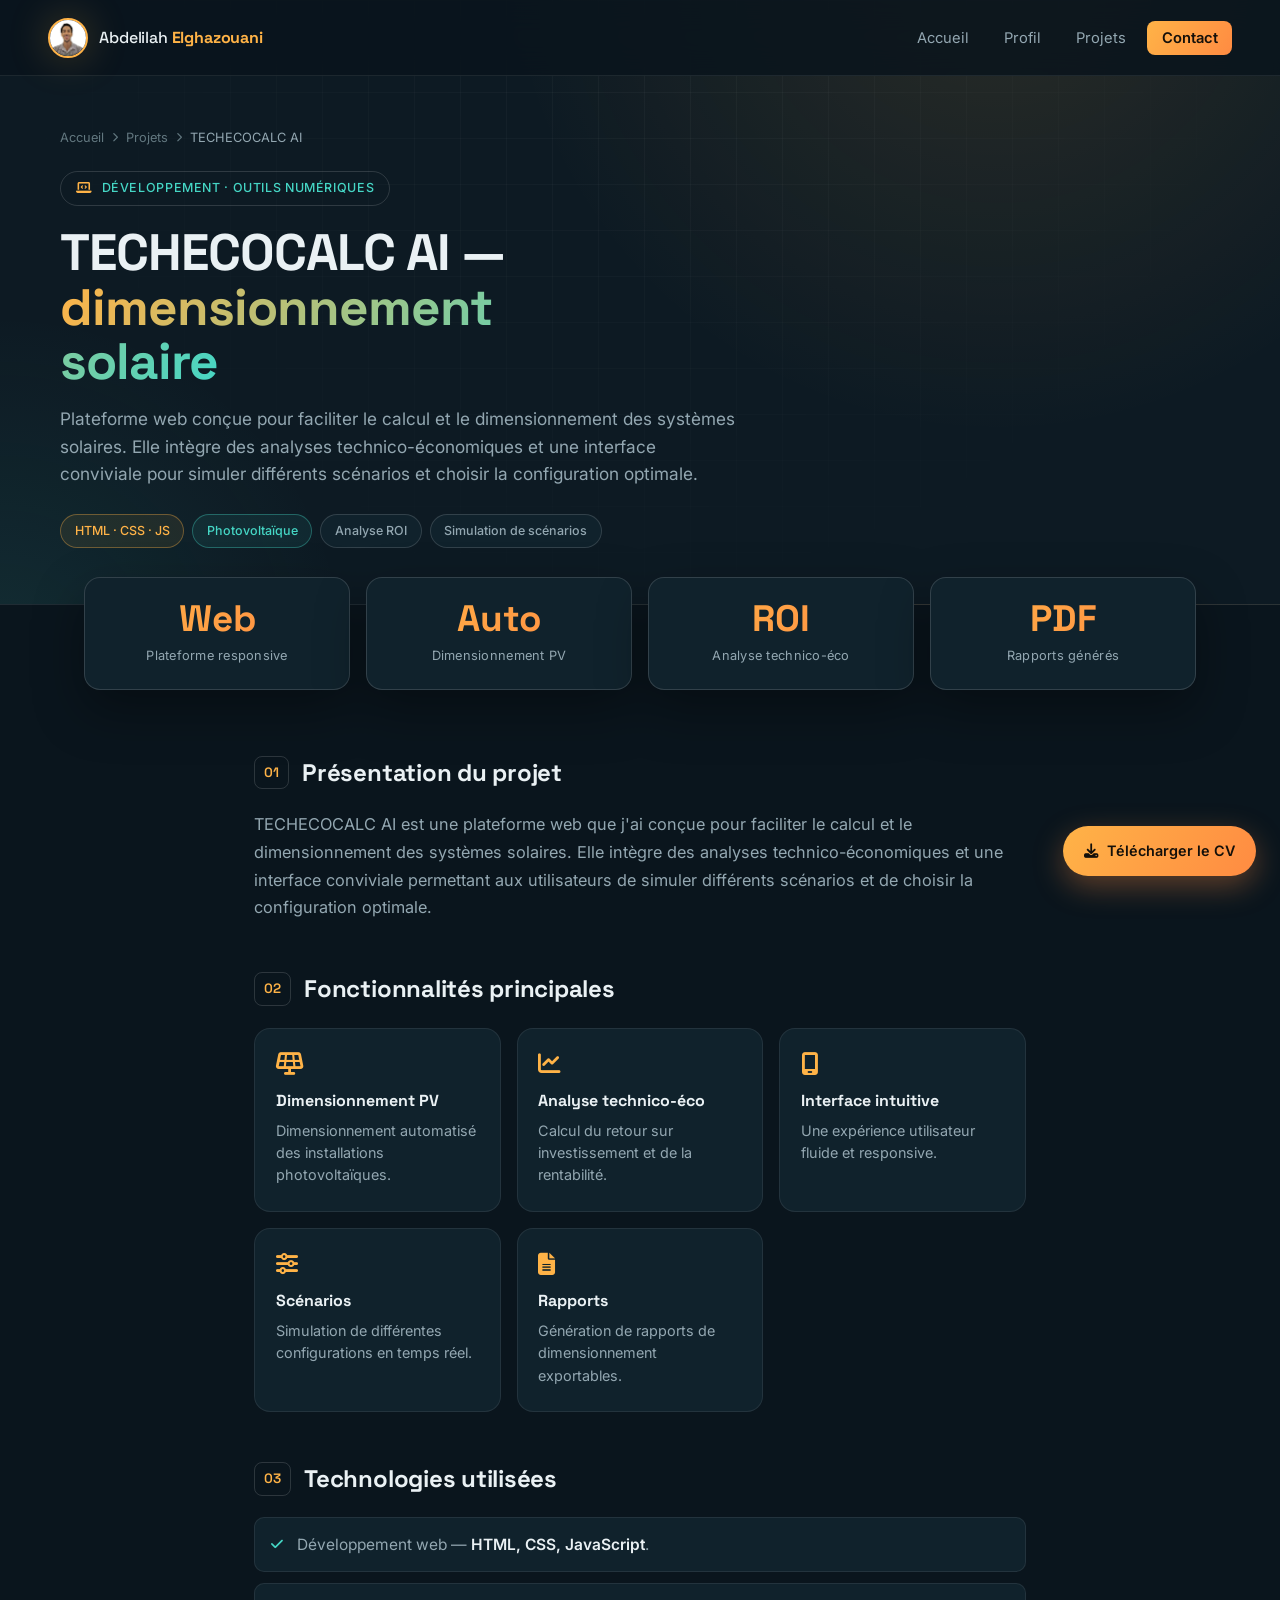
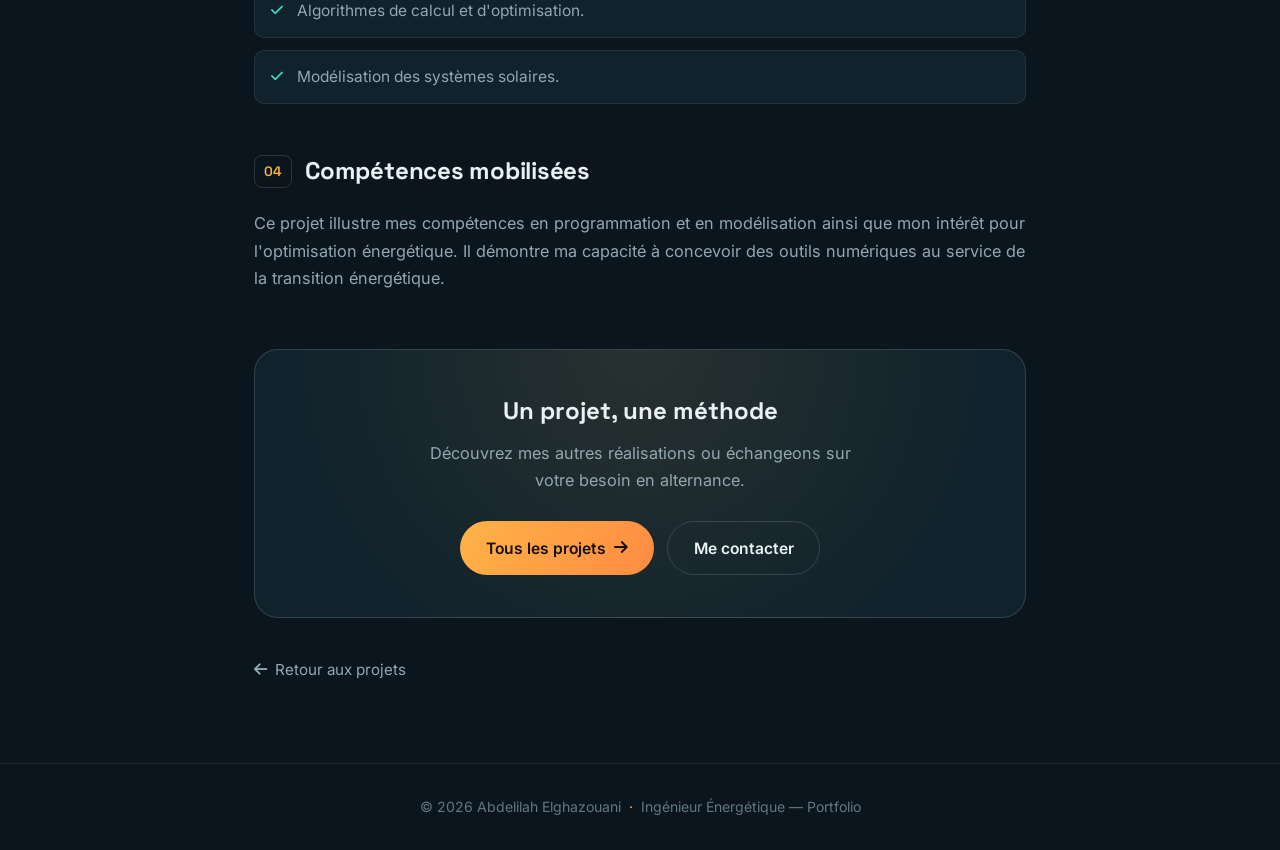
<file: techecocalc.html>
<!DOCTYPE html>
<html lang="fr" class="bg-background">
<head>
  <meta charset="UTF-8" />
  <meta name="viewport" content="width=device-width, initial-scale=1.0" />
  <title>TECHECOCALC AI — Plateforme de dimensionnement solaire | Abdelilah Elghazouani</title>
  <meta name="description" content="Plateforme web de calcul et de dimensionnement des systèmes solaires avec analyses technico-économiques et simulation de scénarios. Projet TECHECOCALC AI." />
  <meta name="theme-color" content="#0a151d" />
  <link rel="preconnect" href="https://fonts.googleapis.com" />
  <link rel="preconnect" href="https://fonts.gstatic.com" crossorigin />
  <link href="https://fonts.googleapis.com/css2?family=Space+Grotesk:wght@400;500;600;700&family=Inter:wght@300;400;500;600;700&display=swap" rel="stylesheet" />
  <link rel="stylesheet" href="https://cdnjs.cloudflare.com/ajax/libs/font-awesome/6.5.1/css/all.min.css" crossorigin="anonymous" referrerpolicy="no-referrer" />
  <link rel="stylesheet" href="style.css" />
  <link rel="icon" type="image/png" href="img/logo.png" />
  <script async src="https://www.googletagmanager.com/gtag/js?id=G-EHXMS5CHFZ"></script>
  <script>
    window.dataLayer = window.dataLayer || [];
    function gtag(){dataLayer.push(arguments);}
    gtag('js', new Date());
    gtag('config', 'G-EHXMS5CHFZ');
  </script>
</head>
<body class="subpage">

  <div class="scroll-progress" id="scrollProgress" aria-hidden="true"></div>
  <div class="cursor-glow" id="cursorGlow" aria-hidden="true"></div>

  <header class="header">
    <nav class="navbar scrolled" id="navbar" aria-label="Navigation principale">
      <a href="index.html#accueil" class="logo">
        <img src="img/profile.jpg" alt="Portrait d'Abdelilah Elghazouani" class="profile-logo" />
        <span class="logo-name">Abdelilah <strong>Elghazouani</strong></span>
      </a>
      <input type="checkbox" id="menu-toggle" aria-label="Ouvrir le menu" />
      <label for="menu-toggle" class="hamburger" aria-hidden="true"><span></span><span></span><span></span></label>
      <ul class="nav-links">
        <li><a href="index.html#accueil">Accueil</a></li>
        <li><a href="index.html#apropos">Profil</a></li>
        <li><a href="index.html#projets">Projets</a></li>
        <li><a href="index.html#contact" class="nav-cta">Contact</a></li>
      </ul>
    </nav>
  </header>

  <section class="subpage-hero">
    <div class="hero-grid-overlay" aria-hidden="true"></div>
    <div class="subpage-hero-inner">
      <nav class="breadcrumb" aria-label="Fil d'Ariane">
        <a href="index.html#accueil">Accueil</a>
        <i class="fas fa-chevron-right" aria-hidden="true"></i>
        <a href="index.html#projets">Projets</a>
        <i class="fas fa-chevron-right" aria-hidden="true"></i>
        <span class="current">TECHECOCALC AI</span>
      </nav>
      <span class="subpage-eyebrow"><i class="fas fa-laptop-code"></i> Développement · Outils numériques</span>
      <h1>TECHECOCALC AI — <span class="accent">dimensionnement solaire</span></h1>
      <p class="subpage-lead">
        Plateforme web conçue pour faciliter le calcul et le dimensionnement des systèmes solaires.
        Elle intègre des analyses technico-économiques et une interface conviviale pour simuler
        différents scénarios et choisir la configuration optimale.
      </p>
      <div class="subpage-tags">
        <span class="chip amber">HTML · CSS · JS</span>
        <span class="chip teal">Photovoltaïque</span>
        <span class="chip">Analyse ROI</span>
        <span class="chip">Simulation de scénarios</span>
      </div>
    </div>
  </section>

  <div class="subpage-kpis reveal">
    <div class="kpi-card"><div class="kpi-value">Web</div><div class="kpi-label">Plateforme responsive</div></div>
    <div class="kpi-card"><div class="kpi-value">Auto</div><div class="kpi-label">Dimensionnement PV</div></div>
    <div class="kpi-card"><div class="kpi-value">ROI</div><div class="kpi-label">Analyse technico-éco</div></div>
    <div class="kpi-card"><div class="kpi-value">PDF</div><div class="kpi-label">Rapports générés</div></div>
  </div>

  <main class="subpage-content">
    <section class="subpage-section reveal">
      <div class="section-head"><span class="num">01</span><h2>Présentation du projet</h2></div>
      <p>
        TECHECOCALC AI est une plateforme web que j'ai conçue pour faciliter le calcul et le
        dimensionnement des systèmes solaires. Elle intègre des analyses technico-économiques et une
        interface conviviale permettant aux utilisateurs de simuler différents scénarios et de choisir
        la configuration optimale.
      </p>
    </section>

    <section class="subpage-section reveal">
      <div class="section-head"><span class="num">02</span><h2>Fonctionnalités principales</h2></div>
      <div class="info-grid">
        <div class="info-card"><i class="fas fa-solar-panel"></i><h3>Dimensionnement PV</h3><p>Dimensionnement automatisé des installations photovoltaïques.</p></div>
        <div class="info-card"><i class="fas fa-chart-line"></i><h3>Analyse technico-éco</h3><p>Calcul du retour sur investissement et de la rentabilité.</p></div>
        <div class="info-card"><i class="fas fa-mobile-screen"></i><h3>Interface intuitive</h3><p>Une expérience utilisateur fluide et responsive.</p></div>
        <div class="info-card"><i class="fas fa-sliders"></i><h3>Scénarios</h3><p>Simulation de différentes configurations en temps réel.</p></div>
        <div class="info-card"><i class="fas fa-file-lines"></i><h3>Rapports</h3><p>Génération de rapports de dimensionnement exportables.</p></div>
      </div>
    </section>

    <section class="subpage-section reveal">
      <div class="section-head"><span class="num">03</span><h2>Technologies utilisées</h2></div>
      <ul class="feature-list">
        <li>Développement web — <strong>HTML, CSS, JavaScript</strong>.</li>
        <li>Algorithmes de calcul et d'optimisation.</li>
        <li>Modélisation des systèmes solaires.</li>
      </ul>
    </section>

    <section class="subpage-section reveal">
      <div class="section-head"><span class="num">04</span><h2>Compétences mobilisées</h2></div>
      <p>
        Ce projet illustre mes compétences en programmation et en modélisation ainsi que mon intérêt
        pour l'optimisation énergétique. Il démontre ma capacité à concevoir des outils numériques au
        service de la transition énergétique.
      </p>
    </section>

    <div class="subpage-cta reveal">
      <h2>Un projet, une méthode</h2>
      <p>Découvrez mes autres réalisations ou échangeons sur votre besoin en alternance.</p>
      <div class="subpage-cta-buttons">
        <a href="index.html#projets" class="cta cta-primary" data-magnetic>Tous les projets <i class="fas fa-arrow-right"></i></a>
        <a href="index.html#contact" class="cta cta-outline" data-magnetic>Me contacter</a>
      </div>
    </div>

    <a href="index.html#projets" class="back-link"><i class="fas fa-arrow-left"></i> Retour aux projets</a>
  </main>

  <footer>
    <span>© 2026 Abdelilah Elghazouani</span>
    <span class="footer-sep">·</span>
    <span>Ingénieur Énergétique — Portfolio</span>
  </footer>

  <a href="docs/CV-Elghazouani-Abdelilah.pdf" download class="download-cv-btn" title="Télécharger mon CV">
    <i class="fas fa-download"></i> <span>Télécharger le CV</span>
  </a>

  <script src="script.js"></script>
</body>
</html>
</file>
<file: style.css>
/* ============================================================
   PORTFOLIO — Abdelilah Elghazouani
   "Solar-thermal engineering" — dark, technical, animated
   ============================================================ */

:root {
  /* Base — deep petrol navy */
  --bg:          #0a151d;
  --bg-2:        #0d1a23;
  --surface:     #10222c;
  --surface-2:   #16303c;
  --border:      rgba(255, 255, 255, 0.08);
  --border-2:    rgba(255, 255, 255, 0.14);

  /* Text */
  --text:        #eaf1f4;
  --muted:       #93a7b1;
  --faint:       #62777f;

  /* Accents — solar amber + thermal teal */
  --amber:       #ffb347;
  --amber-2:     #ff8b42;
  --teal:        #45d6c5;
  --teal-2:      #2fb8b0;

  --grad-solar:  linear-gradient(120deg, #ffb347 0%, #ff8b42 100%);
  --grad-thermal:linear-gradient(120deg, #ffb347 0%, #45d6c5 100%);
  --glow-amber:  0 0 40px rgba(255, 179, 71, 0.25);

  --radius:      16px;
  --radius-sm:   10px;
  --radius-lg:   24px;
  --maxw:        1160px;
  --ease:        cubic-bezier(0.22, 1, 0.36, 1);
  --t:           0.4s var(--ease);
}

* { margin: 0; padding: 0; box-sizing: border-box; }

html {
  scroll-behavior: smooth;
  background: var(--bg);
  -webkit-text-size-adjust: 100%;
}

body {
  font-family: 'Inter', system-ui, sans-serif;
  background: var(--bg);
  color: var(--text);
  line-height: 1.6;
  overflow-x: hidden;
  -webkit-font-smoothing: antialiased;
}

h1, h2, h3, h4, .logo-name, .stat-number, .hero-badge {
  font-family: 'Space Grotesk', 'Inter', sans-serif;
}

a { color: inherit; text-decoration: none; }
img { max-width: 100%; display: block; }
::selection { background: var(--amber); color: #14100a; }

/* ---------- Scrollbar ---------- */
::-webkit-scrollbar { width: 10px; }
::-webkit-scrollbar-track { background: var(--bg); }
::-webkit-scrollbar-thumb { background: var(--surface-2); border-radius: 20px; }
::-webkit-scrollbar-thumb:hover { background: var(--amber-2); }

/* ---------- Scroll progress bar ---------- */
.scroll-progress {
  position: fixed;
  top: 0; left: 0;
  height: 3px; width: 0%;
  background: var(--grad-thermal);
  z-index: 2000;
  box-shadow: 0 0 12px rgba(255,179,71,0.6);
}

/* ---------- Cursor glow ---------- */
.cursor-glow {
  position: fixed;
  top: 0; left: 0;
  width: 360px; height: 360px;
  margin: -180px 0 0 -180px;
  border-radius: 50%;
  background: radial-gradient(circle, rgba(255,179,71,0.10), transparent 60%);
  pointer-events: none;
  z-index: 1;
  transform: translate3d(-500px, -500px, 0);
  transition: opacity 0.4s;
  opacity: 0;
}

/* =========================================================
   NAVBAR
   ========================================================= */
.header { position: relative; }

.navbar {
  position: fixed;
  top: 0; left: 0; right: 0;
  z-index: 1000;
  display: flex;
  align-items: center;
  justify-content: space-between;
  padding: 1.1rem clamp(1.2rem, 5vw, 3rem);
  transition: background var(--t), padding var(--t), border-color var(--t);
  border-bottom: 1px solid transparent;
}
.navbar.scrolled {
  background: rgba(10, 21, 29, 0.78);
  backdrop-filter: blur(16px);
  -webkit-backdrop-filter: blur(16px);
  border-bottom-color: var(--border);
  padding-top: 0.75rem;
  padding-bottom: 0.75rem;
}

.logo { display: flex; align-items: center; gap: 0.7rem; }
.profile-logo {
  width: 40px; height: 40px;
  border-radius: 50%;
  object-fit: cover;
  border: 2px solid var(--amber);
  box-shadow: var(--glow-amber);
}
.logo-name { font-size: 1rem; font-weight: 500; letter-spacing: -0.01em; }
.logo-name strong { color: var(--amber); font-weight: 700; }

.nav-links {
  list-style: none;
  display: flex;
  align-items: center;
  gap: 0.4rem;
}
.nav-links a {
  position: relative;
  padding: 0.5rem 0.9rem;
  font-size: 0.92rem;
  color: var(--muted);
  border-radius: 8px;
  transition: color var(--t);
}
.nav-links a::after {
  content: '';
  position: absolute;
  left: 0.9rem; right: 0.9rem; bottom: 0.35rem;
  height: 2px;
  background: var(--grad-solar);
  transform: scaleX(0);
  transform-origin: left;
  transition: transform var(--t);
}
.nav-links a:hover { color: var(--text); }
.nav-links a.active { color: var(--text); }
.nav-links a.active::after { transform: scaleX(1); }

.nav-cta {
  background: var(--grad-solar);
  color: #14100a !important;
  font-weight: 600;
}
.nav-cta::after { display: none; }
.nav-cta:hover { box-shadow: var(--glow-amber); }

.hamburger { display: none; flex-direction: column; gap: 5px; cursor: pointer; z-index: 1100; }
.hamburger span { width: 26px; height: 2px; background: var(--text); border-radius: 2px; transition: var(--t); }
#menu-toggle { display: none; }

/* =========================================================
   HERO
   ========================================================= */
.hero {
  position: relative;
  min-height: 100vh;
  display: flex;
  align-items: center;
  padding: 6rem clamp(1.2rem, 5vw, 3rem) 4rem;
  overflow: hidden;
  background:
    radial-gradient(1000px 600px at 80% -10%, rgba(255,139,66,0.14), transparent 60%),
    radial-gradient(900px 700px at 5% 110%, rgba(69,214,197,0.10), transparent 55%),
    var(--bg);
}
#energyCanvas {
  position: absolute;
  inset: 0;
  width: 100%; height: 100%;
  z-index: 0;
}
.hero-grid-overlay {
  position: absolute;
  inset: 0;
  z-index: 0;
  background-image:
    linear-gradient(rgba(255,255,255,0.035) 1px, transparent 1px),
    linear-gradient(90deg, rgba(255,255,255,0.035) 1px, transparent 1px);
  background-size: 54px 54px;
  mask-image: radial-gradient(ellipse 70% 70% at 50% 40%, #000 30%, transparent 80%);
  -webkit-mask-image: radial-gradient(ellipse 70% 70% at 50% 40%, #000 30%, transparent 80%);
}

.hero-inner {
  position: relative;
  z-index: 2;
  max-width: var(--maxw);
  margin: 0 auto;
  width: 100%;
  display: grid;
  grid-template-columns: 1.15fr 0.85fr;
  align-items: center;
  gap: 3rem;
}

.hero-badge {
  display: inline-flex;
  align-items: center;
  gap: 0.5rem;
  padding: 0.45rem 0.95rem;
  border: 1px solid var(--border-2);
  background: rgba(255,255,255,0.03);
  border-radius: 100px;
  font-size: 0.82rem;
  color: var(--muted);
  letter-spacing: 0.02em;
  backdrop-filter: blur(6px);
  animation: fadeUp 0.7s var(--ease) both;
}
.pulse-dot {
  width: 8px; height: 8px; border-radius: 50%;
  background: var(--teal);
  box-shadow: 0 0 0 0 rgba(69,214,197,0.6);
  animation: pulse 2s infinite;
}
@keyframes pulse {
  0%   { box-shadow: 0 0 0 0 rgba(69,214,197,0.55); }
  70%  { box-shadow: 0 0 0 10px rgba(69,214,197,0); }
  100% { box-shadow: 0 0 0 0 rgba(69,214,197,0); }
}

.hero-title {
  font-size: clamp(2.7rem, 8vw, 5.4rem);
  font-weight: 700;
  line-height: 0.98;
  letter-spacing: -0.03em;
  margin: 1.3rem 0 1.2rem;
}
.hero-title .line { display: block; animation: fadeUp 0.8s var(--ease) both; }
.hero-title .line:nth-child(2) { animation-delay: 0.12s; }
.gradient-text {
  background: var(--grad-thermal);
  -webkit-background-clip: text;
  background-clip: text;
  color: transparent;
  background-size: 200% auto;
  animation: fadeUp 0.8s var(--ease) 0.12s both, shine 6s linear infinite 1s;
}
@keyframes shine { to { background-position: 200% center; } }

.hero-lead {
  max-width: 30rem;
  color: var(--muted);
  font-size: 1.08rem;
  animation: fadeUp 0.8s var(--ease) 0.2s both;
}

.tagline {
  margin-top: 1rem;
  font-family: 'Space Grotesk', monospace;
  font-size: 0.95rem;
  color: var(--text);
  animation: fadeUp 0.8s var(--ease) 0.28s both;
  min-height: 1.5em;
}
.tagline-static { color: var(--faint); }
.typing-text { color: var(--amber); }
.caret { color: var(--teal); animation: blink 1s step-end infinite; font-weight: 400; }
@keyframes blink { 50% { opacity: 0; } }

.hero-buttons {
  display: flex;
  flex-wrap: wrap;
  gap: 1rem;
  margin-top: 2rem;
  animation: fadeUp 0.8s var(--ease) 0.36s both;
}
.cta {
  display: inline-flex;
  align-items: center;
  gap: 0.55rem;
  padding: 0.85rem 1.6rem;
  border-radius: 100px;
  font-weight: 600;
  font-size: 0.98rem;
  transition: transform var(--t), box-shadow var(--t), background var(--t), color var(--t);
  will-change: transform;
}
.cta-primary { background: var(--grad-solar); color: #14100a; }
.cta-primary:hover { box-shadow: var(--glow-amber); transform: translateY(-3px); }
.cta-primary i { transition: transform var(--t); }
.cta-primary:hover i { transform: translateX(4px); }
.cta-outline { border: 1px solid var(--border-2); color: var(--text); }
.cta-outline:hover { border-color: var(--amber); color: var(--amber); transform: translateY(-3px); }

.hero-meta {
  display: flex;
  flex-wrap: wrap;
  gap: 0.4rem 1.6rem;
  margin-top: 2rem;
  font-size: 0.88rem;
  color: var(--faint);
  animation: fadeUp 0.8s var(--ease) 0.44s both;
}
.hero-meta a, .hero-meta span { display: inline-flex; align-items: center; gap: 0.45rem; transition: color var(--t); }
.hero-meta a:hover { color: var(--amber); }
.hero-meta i { color: var(--teal); }

/* Hero visual — orbit system */
.hero-visual {
  display: flex;
  justify-content: center;
  align-items: center;
  animation: fadeUp 1s var(--ease) 0.3s both;
}
.orbit-system {
  position: relative;
  width: 340px; height: 340px;
  display: grid;
  place-items: center;
}
.sun-core {
  width: 96px; height: 96px;
  border-radius: 50%;
  background: radial-gradient(circle at 35% 30%, #ffd27a, #ff8b42 65%, #e5591f);
  box-shadow: 0 0 60px rgba(255,139,66,0.55), inset -6px -6px 18px rgba(180,60,10,0.5);
  animation: sunPulse 4s ease-in-out infinite;
}
@keyframes sunPulse {
  0%,100% { box-shadow: 0 0 55px rgba(255,139,66,0.45), inset -6px -6px 18px rgba(180,60,10,0.5); }
  50%     { box-shadow: 0 0 90px rgba(255,139,66,0.75), inset -6px -6px 18px rgba(180,60,10,0.5); }
}
.orbit {
  position: absolute;
  border: 1px dashed rgba(255,255,255,0.14);
  border-radius: 50%;
  animation: spin linear infinite;
}
.orbit-1 { width: 170px;  height: 170px;  animation-duration: 14s; }
.orbit-2 { width: 240px;  height: 240px;  animation-duration: 22s; animation-direction: reverse; }
.orbit-3 { width: 310px;  height: 310px;  animation-duration: 30s; }
.orbit-4 { width: 380px;  height: 380px;  animation-duration: 40s; animation-direction: reverse; border-color: rgba(69,214,197,0.16); }
@keyframes spin { to { transform: rotate(360deg); } }

.orbit-node {
  position: absolute;
  top: -18px; left: 50%;
  transform: translateX(-50%);
  width: 36px; height: 36px;
  display: grid; place-items: center;
  border-radius: 50%;
  background: var(--surface);
  border: 1px solid var(--border-2);
  color: var(--amber);
  font-size: 0.85rem;
  box-shadow: 0 6px 18px rgba(0,0,0,0.4);
}
.orbit-4 .orbit-node { color: var(--teal); }
/* keep icons upright */
.orbit-1 .orbit-node { animation: spin 14s linear infinite reverse; }
.orbit-2 .orbit-node { animation: spin 22s linear infinite; }
.orbit-3 .orbit-node { animation: spin 30s linear infinite reverse; }
.orbit-4 .orbit-node { animation: spin 40s linear infinite; }

.scroll-cue {
  position: absolute;
  bottom: 1.8rem; left: 50%;
  transform: translateX(-50%);
  z-index: 3;
  width: 26px; height: 42px;
  border: 2px solid var(--border-2);
  border-radius: 20px;
  display: flex;
  justify-content: center;
}
.scroll-cue span {
  width: 4px; height: 8px;
  margin-top: 7px;
  background: var(--amber);
  border-radius: 4px;
  animation: scrollDown 1.8s var(--ease) infinite;
}
@keyframes scrollDown {
  0% { opacity: 0; transform: translateY(-4px); }
  40% { opacity: 1; }
  80%,100% { opacity: 0; transform: translateY(14px); }
}

/* =========================================================
   MARQUEE
   ========================================================= */
.marquee {
  border-top: 1px solid var(--border);
  border-bottom: 1px solid var(--border);
  background: var(--bg-2);
  overflow: hidden;
  padding: 0.9rem 0;
  -webkit-mask-image: linear-gradient(90deg, transparent, #000 8%, #000 92%, transparent);
  mask-image: linear-gradient(90deg, transparent, #000 8%, #000 92%, transparent);
}
.marquee-track {
  display: flex;
  align-items: center;
  gap: 1.4rem;
  white-space: nowrap;
  width: max-content;
  animation: marquee 34s linear infinite;
  font-family: 'Space Grotesk', sans-serif;
  font-size: 0.92rem;
  color: var(--muted);
}
.marquee-track .dot { color: var(--amber); }
@keyframes marquee { to { transform: translateX(-50%); } }

/* =========================================================
   SECTION SHELL
   ========================================================= */
.section {
  max-width: var(--maxw);
  margin: 0 auto;
  padding: clamp(4rem, 9vw, 7rem) clamp(1.2rem, 5vw, 3rem);
}
.section-header { margin-bottom: 3rem; }
.eyebrow {
  display: inline-block;
  font-family: 'Space Grotesk', monospace;
  font-size: 0.8rem;
  letter-spacing: 0.14em;
  text-transform: uppercase;
  color: var(--amber);
  margin-bottom: 0.8rem;
}
.section-header h2 {
  font-size: clamp(2rem, 5vw, 3.1rem);
  font-weight: 700;
  letter-spacing: -0.02em;
  line-height: 1.05;
}
.section-subtitle {
  color: var(--muted);
  margin-top: 0.7rem;
  font-size: 1.05rem;
  max-width: 40rem;
}
.block-title {
  font-size: 1.25rem;
  display: inline-flex;
  align-items: center;
  gap: 0.6rem;
  margin-bottom: 1.2rem;
}
.block-title i { color: var(--amber); }

/* =========================================================
   STATS
   ========================================================= */
.stats-section {
  max-width: var(--maxw);
  margin: 0 auto;
  padding: clamp(3rem, 6vw, 4.5rem) clamp(1.2rem, 5vw, 3rem);
}
.stats-grid {
  display: grid;
  grid-template-columns: repeat(4, 1fr);
  gap: 1.2rem;
}
.stat-card {
  position: relative;
  padding: 1.8rem 1.4rem;
  background: var(--surface);
  border: 1px solid var(--border);
  border-radius: var(--radius);
  overflow: hidden;
  transition: transform var(--t), border-color var(--t);
}
.stat-card::before {
  content: '';
  position: absolute;
  top: 0; left: 0; right: 0;
  height: 3px;
  background: var(--grad-solar);
  transform: scaleX(0);
  transform-origin: left;
  transition: transform 0.6s var(--ease);
}
.stat-card:hover { transform: translateY(-6px); border-color: var(--border-2); }
.stat-card:hover::before { transform: scaleX(1); }
.stat-number {
  font-size: clamp(2.2rem, 5vw, 3rem);
  font-weight: 700;
  line-height: 1;
  background: var(--grad-thermal);
  -webkit-background-clip: text;
  background-clip: text;
  color: transparent;
}
.stat-label { margin-top: 0.6rem; color: var(--muted); font-size: 0.9rem; }

/* =========================================================
   ABOUT
   ========================================================= */
.about-content {
  display: grid;
  grid-template-columns: 320px 1fr;
  gap: 3rem;
  align-items: center;
}
.about-photo { position: relative; }
.about-photo .profile-photo {
  width: 100%;
  aspect-ratio: 4 / 5;
  object-fit: cover;
  border-radius: var(--radius-lg);
  border: 1px solid var(--border-2);
  filter: grayscale(0.15) contrast(1.02);
}
.about-photo::after {
  content: '';
  position: absolute;
  inset: -1px;
  border-radius: var(--radius-lg);
  background: linear-gradient(160deg, transparent 55%, rgba(255,139,66,0.16));
  pointer-events: none;
}
.about-photo-badge {
  position: absolute;
  bottom: 1rem; left: 1rem;
  display: inline-flex;
  align-items: center;
  gap: 0.5rem;
  padding: 0.5rem 0.9rem;
  background: rgba(10,21,29,0.8);
  backdrop-filter: blur(8px);
  border: 1px solid var(--border-2);
  border-radius: 100px;
  font-size: 0.85rem;
  font-weight: 600;
}
.about-photo-badge i { color: var(--teal); }
.about-text p { color: var(--muted); margin-bottom: 1rem; font-size: 1.05rem; }
.about-text strong { color: var(--text); font-weight: 600; }
.about-highlights { display: flex; flex-wrap: wrap; gap: 0.6rem; margin-top: 1.4rem; }
.highlight-tag {
  display: inline-flex;
  align-items: center;
  gap: 0.5rem;
  padding: 0.5rem 0.95rem;
  border: 1px solid var(--border-2);
  border-radius: 100px;
  font-size: 0.85rem;
  color: var(--text);
  transition: border-color var(--t), color var(--t), transform var(--t);
}
.highlight-tag i { color: var(--amber); }
.highlight-tag:hover { border-color: var(--amber); transform: translateY(-2px); }

/* =========================================================
   TIMELINE
   ========================================================= */
.timeline {
  position: relative;
  margin: 0 0 4rem;
  padding-left: 2rem;
}
.timeline::before {
  content: '';
  position: absolute;
  left: 6px; top: 6px; bottom: 6px;
  width: 2px;
  background: linear-gradient(var(--amber), var(--teal), transparent);
}
.timeline-item {
  position: relative;
  padding: 0 0 2.4rem 1.4rem;
}
.timeline-item::before {
  content: '';
  position: absolute;
  left: -2rem; top: 4px;
  width: 14px; height: 14px;
  border-radius: 50%;
  background: var(--bg);
  border: 3px solid var(--amber);
  box-shadow: var(--glow-amber);
  transition: transform var(--t);
}
.timeline-item:hover::before { transform: scale(1.25); }
.timeline-date {
  font-family: 'Space Grotesk', monospace;
  font-size: 0.8rem;
  letter-spacing: 0.04em;
  color: var(--teal);
  text-transform: uppercase;
}
.timeline-item h4 { font-size: 1.18rem; margin: 0.35rem 0 0.2rem; }
.timeline-org { color: var(--amber); font-size: 0.92rem; font-weight: 500; }
.timeline-item ul { margin: 0.8rem 0 0; padding: 0; list-style: none; }
.timeline-item ul li {
  position: relative;
  padding-left: 1.3rem;
  margin-bottom: 0.45rem;
  color: var(--muted);
  font-size: 0.96rem;
}
.timeline-item ul li::before {
  content: '';
  position: absolute;
  left: 0; top: 0.65em;
  width: 6px; height: 6px;
  border-radius: 50%;
  background: var(--amber);
}

/* Education */
.edu-cards {
  display: grid;
  grid-template-columns: repeat(2, 1fr);
  gap: 1.2rem;
}
.edu-card {
  padding: 1.5rem;
  background: var(--surface);
  border: 1px solid var(--border);
  border-radius: var(--radius);
  transition: transform var(--t), border-color var(--t), background var(--t);
}
.edu-card:hover { transform: translateY(-4px); border-color: var(--border-2); background: var(--surface-2); }
.edu-year {
  font-family: 'Space Grotesk', monospace;
  font-size: 0.78rem;
  color: var(--teal);
  letter-spacing: 0.04em;
}
.edu-card h4 { font-size: 1.05rem; margin: 0.4rem 0 0.3rem; }
.edu-card p { color: var(--muted); font-size: 0.92rem; }
.edu-card em { color: var(--amber); font-style: normal; font-weight: 600; }

/* =========================================================
   SKILLS
   ========================================================= */
.skills-grid {
  display: grid;
  grid-template-columns: repeat(2, 1fr);
  gap: 1.2rem;
}
.skills-category {
  padding: 1.6rem;
  background: var(--surface);
  border: 1px solid var(--border);
  border-radius: var(--radius);
  transition: border-color var(--t);
}
.skills-category:hover { border-color: var(--border-2); }
.skills-category-title {
  display: flex;
  align-items: center;
  gap: 0.6rem;
  font-family: 'Space Grotesk', sans-serif;
  font-weight: 600;
  margin-bottom: 1rem;
  font-size: 1.02rem;
}
.skills-category-title i { color: var(--amber); }
.skills-tags { display: flex; flex-wrap: wrap; gap: 0.5rem; }
.skill-tag {
  padding: 0.4rem 0.85rem;
  font-size: 0.85rem;
  color: var(--muted);
  background: rgba(255,255,255,0.03);
  border: 1px solid var(--border);
  border-radius: 8px;
  transition: color var(--t), border-color var(--t), background var(--t), transform var(--t);
}
.skill-tag:hover {
  color: var(--text);
  border-color: var(--amber);
  background: rgba(255,179,71,0.08);
  transform: translateY(-2px);
}

.lang-cert-grid {
  display: grid;
  grid-template-columns: 1fr 1.3fr;
  gap: 1.2rem;
  margin-top: 1.2rem;
}
.lang-block, .cert-block {
  padding: 1.6rem;
  background: var(--surface);
  border: 1px solid var(--border);
  border-radius: var(--radius);
}
.languages-grid { display: grid; grid-template-columns: repeat(2, 1fr); gap: 0.8rem; }
.lang-item {
  padding: 0.9rem 1rem;
  border: 1px solid var(--border);
  border-radius: var(--radius-sm);
  background: rgba(255,255,255,0.02);
}
.lang-name { font-weight: 600; }
.lang-level { color: var(--teal); font-size: 0.82rem; margin-top: 0.2rem; }
.cert-list { list-style: none; }
.cert-list li {
  display: flex;
  align-items: flex-start;
  gap: 0.7rem;
  padding: 0.6rem 0;
  border-bottom: 1px solid var(--border);
  color: var(--muted);
  font-size: 0.95rem;
}
.cert-list li:last-child { border-bottom: none; }
.cert-list li i { color: var(--teal); margin-top: 0.25rem; }

/* =========================================================
   PROJECTS
   ========================================================= */
.projects-grid {
  display: grid;
  grid-template-columns: repeat(auto-fill, minmax(300px, 1fr));
  gap: 1.4rem;
}
.project-card {
  position: relative;
  display: flex;
  flex-direction: column;
  padding: 1.6rem;
  background: var(--surface);
  border: 1px solid var(--border);
  border-radius: var(--radius);
  overflow: hidden;
  transition: transform 0.25s var(--ease), border-color var(--t), box-shadow var(--t);
  transform-style: preserve-3d;
  will-change: transform;
}
.project-card::before {
  content: '';
  position: absolute;
  inset: 0;
  background: radial-gradient(500px circle at var(--mx, 50%) var(--my, 0%), rgba(255,179,71,0.10), transparent 40%);
  opacity: 0;
  transition: opacity var(--t);
  pointer-events: none;
}
.project-card:hover { border-color: var(--border-2); box-shadow: 0 20px 50px rgba(0,0,0,0.4); }
.project-card:hover::before { opacity: 1; }

.project-card-top {
  display: flex;
  align-items: center;
  justify-content: space-between;
  margin-bottom: 1rem;
}
.project-card-icon { font-size: 1.5rem; color: var(--faint); transition: color var(--t), transform var(--t); }
.project-card:hover .project-card-icon { color: var(--amber); transform: scale(1.1) rotate(-6deg); }
.project-card-badge {
  font-size: 0.72rem;
  font-weight: 600;
  letter-spacing: 0.03em;
  padding: 0.35rem 0.75rem;
  border-radius: 100px;
  text-transform: uppercase;
}
.badge-solar { background: rgba(255,179,71,0.14); color: var(--amber); }
.badge-audit { background: rgba(69,214,197,0.14); color: var(--teal); }
.badge-cvc   { background: rgba(120,170,255,0.14); color: #8fb4ff; }
.badge-dev   { background: rgba(190,150,255,0.14); color: #c1a3ff; }
.badge-stage { background: rgba(255,255,255,0.08); color: var(--muted); }

.project-card h3 { font-size: 1.15rem; margin-bottom: 0.5rem; letter-spacing: -0.01em; }
.project-card p { color: var(--muted); font-size: 0.93rem; flex-grow: 1; }
.project-card-result {
  margin: 1rem 0;
  padding: 0.6rem 0.85rem;
  border-left: 2px solid var(--amber);
  background: rgba(255,179,71,0.05);
  border-radius: 0 8px 8px 0;
  font-size: 0.86rem;
  font-weight: 600;
  color: var(--text);
}
.project-card-link {
  display: inline-flex;
  align-items: center;
  gap: 0.5rem;
  color: var(--amber);
  font-size: 0.9rem;
  font-weight: 600;
}
.project-card-link i { transition: transform var(--t); }
.project-card:hover .project-card-link i { transform: translateX(5px); }

/* =========================================================
   CONTACT
   ========================================================= */
.contact-section {
  position: relative;
  padding: clamp(4rem, 9vw, 7rem) clamp(1.2rem, 5vw, 3rem);
  background:
    radial-gradient(700px 400px at 50% 0%, rgba(255,139,66,0.12), transparent 65%),
    var(--bg-2);
  border-top: 1px solid var(--border);
  text-align: center;
}
.contact-inner { max-width: var(--maxw); margin: 0 auto; }
.contact-section h2 { font-size: clamp(2rem, 5vw, 3.2rem); font-weight: 700; letter-spacing: -0.02em; }
.contact-subtitle { color: var(--muted); max-width: 34rem; margin: 0.8rem auto 2.6rem; font-size: 1.05rem; }
.contact-grid {
  display: grid;
  grid-template-columns: repeat(4, 1fr);
  gap: 1.1rem;
}
.contact-card {
  display: flex;
  flex-direction: column;
  align-items: center;
  gap: 0.35rem;
  padding: 1.8rem 1rem;
  background: var(--surface);
  border: 1px solid var(--border);
  border-radius: var(--radius);
  transition: transform var(--t), border-color var(--t), background var(--t);
  will-change: transform;
}
.contact-card i { font-size: 1.5rem; color: var(--amber); margin-bottom: 0.4rem; }
.contact-label { font-size: 0.78rem; color: var(--faint); text-transform: uppercase; letter-spacing: 0.06em; }
.contact-value { font-weight: 600; font-size: 0.92rem; word-break: break-word; }
a.contact-card:hover { transform: translateY(-6px); border-color: var(--amber); background: var(--surface-2); }

/* =========================================================
   FOOTER + FLOATING CV
   ========================================================= */
footer {
  padding: 2rem 1.5rem;
  text-align: center;
  color: var(--faint);
  font-size: 0.88rem;
  border-top: 1px solid var(--border);
  display: flex;
  justify-content: center;
  flex-wrap: wrap;
  gap: 0.5rem;
}
.footer-sep { color: var(--amber); }

.download-cv-btn {
  position: fixed;
  bottom: 1.5rem; right: 1.5rem;
  z-index: 900;
  display: inline-flex;
  align-items: center;
  gap: 0.6rem;
  padding: 0.85rem 1.3rem;
  background: var(--grad-solar);
  color: #14100a;
  font-weight: 600;
  font-size: 0.9rem;
  border-radius: 100px;
  box-shadow: 0 10px 30px rgba(255,139,66,0.35);
  transition: transform var(--t), box-shadow var(--t);
}
.download-cv-btn:hover { transform: translateY(-3px) scale(1.03); box-shadow: 0 14px 40px rgba(255,139,66,0.5); }

/* =========================================================
   SCROLL REVEAL
   ========================================================= */
.reveal, .reveal-left, .reveal-right {
  opacity: 0;
  transition: opacity 0.8s var(--ease), transform 0.8s var(--ease);
}
.reveal { transform: translateY(34px); }
.reveal-left { transform: translateX(-40px); }
.reveal-right { transform: translateX(40px); }
.reveal.visible, .reveal-left.visible, .reveal-right.visible {
  opacity: 1;
  transform: none;
}

@keyframes fadeUp {
  from { opacity: 0; transform: translateY(24px); }
  to   { opacity: 1; transform: none; }
}

/* =========================================================
   RESPONSIVE
   ========================================================= */
@media (max-width: 900px) {
  .hero-inner { grid-template-columns: 1fr; gap: 2rem; }
  .hero-visual { order: -1; }
  .orbit-system { transform: scale(0.8); }
  .about-content { grid-template-columns: 1fr; gap: 2rem; }
  .about-photo { max-width: 320px; }
  .skills-grid, .edu-cards { grid-template-columns: 1fr; }
  .lang-cert-grid { grid-template-columns: 1fr; }
  .stats-grid { grid-template-columns: repeat(2, 1fr); }
  .contact-grid { grid-template-columns: repeat(2, 1fr); }
}

@media (max-width: 720px) {
  .hamburger { display: flex; }
  .nav-links {
    position: fixed;
    inset: 0 0 0 auto;
    width: min(78vw, 320px);
    flex-direction: column;
    align-items: flex-start;
    justify-content: center;
    gap: 0.5rem;
    padding: 2rem;
    background: rgba(10,21,29,0.97);
    backdrop-filter: blur(18px);
    border-left: 1px solid var(--border);
    transform: translateX(100%);
    transition: transform 0.45s var(--ease);
  }
  #menu-toggle:checked ~ .nav-links { transform: translateX(0); }
  .nav-links a { font-size: 1.1rem; padding: 0.6rem 0; }
  .nav-links a::after { display: none; }
  .nav-cta { padding: 0.6rem 1.2rem; }
  #menu-toggle:checked ~ .hamburger span:nth-child(1) { transform: translateY(7px) rotate(45deg); }
  #menu-toggle:checked ~ .hamburger span:nth-child(2) { opacity: 0; }
  #menu-toggle:checked ~ .hamburger span:nth-child(3) { transform: translateY(-7px) rotate(-45deg); }
  .cursor-glow { display: none; }
  .download-cv-btn span { display: none; }
  .download-cv-btn { padding: 0.9rem; }
}

@media (max-width: 460px) {
  .stats-grid, .contact-grid { grid-template-columns: 1fr; }
  .logo-name { font-size: 0.9rem; }
}

/* =========================================================
   PROJECT SUBPAGE TEMPLATE
   ========================================================= */
.subpage .navbar {
  background: rgba(10, 21, 29, 0.85);
  backdrop-filter: blur(16px);
  border-bottom: 1px solid var(--border);
}

.subpage-hero {
  position: relative;
  overflow: hidden;
  padding: 8rem 1.5rem 3.5rem;
  border-bottom: 1px solid var(--border);
  background:
    radial-gradient(900px circle at 78% -10%, rgba(255,179,71,0.12), transparent 55%),
    radial-gradient(700px circle at 0% 110%, rgba(69,214,197,0.10), transparent 50%),
    var(--bg-2);
}
.subpage-hero .hero-grid-overlay {
  position: absolute; inset: 0;
  background-image:
    linear-gradient(var(--border) 1px, transparent 1px),
    linear-gradient(90deg, var(--border) 1px, transparent 1px);
  background-size: 46px 46px;
  mask-image: radial-gradient(circle at 50% 0%, #000 0%, transparent 75%);
  opacity: 0.5;
  pointer-events: none;
}
.subpage-hero-inner {
  position: relative;
  max-width: var(--maxw);
  margin: 0 auto;
}
.breadcrumb {
  display: flex;
  align-items: center;
  gap: 0.5rem;
  font-size: 0.8rem;
  color: var(--faint);
  margin-bottom: 1.4rem;
  flex-wrap: wrap;
}
.breadcrumb a { color: var(--faint); transition: color var(--t); }
.breadcrumb a:hover { color: var(--amber); }
.breadcrumb i { font-size: 0.6rem; }
.breadcrumb .current { color: var(--muted); }

.subpage-eyebrow {
  display: inline-flex;
  align-items: center;
  gap: 0.55rem;
  font-size: 0.78rem;
  font-weight: 500;
  letter-spacing: 0.05em;
  text-transform: uppercase;
  color: var(--teal);
  border: 1px solid var(--border-2);
  border-radius: 100px;
  padding: 0.4rem 0.95rem;
  margin-bottom: 1.3rem;
  animation: fadeUp 0.6s var(--ease) both;
}
.subpage-eyebrow i { color: var(--amber); }

.subpage-hero h1 {
  font-size: clamp(2rem, 5vw, 3.2rem);
  line-height: 1.06;
  letter-spacing: -0.02em;
  max-width: 18ch;
  margin-bottom: 1rem;
  animation: fadeUp 0.7s var(--ease) 0.05s both;
}
.subpage-hero h1 .accent {
  background: var(--grad-thermal);
  -webkit-background-clip: text;
  background-clip: text;
  color: transparent;
}
.subpage-lead {
  font-size: 1.08rem;
  line-height: 1.6;
  color: var(--muted);
  max-width: 62ch;
  animation: fadeUp 0.7s var(--ease) 0.12s both;
}
.subpage-tags {
  display: flex;
  flex-wrap: wrap;
  gap: 0.5rem;
  margin-top: 1.6rem;
  animation: fadeUp 0.7s var(--ease) 0.2s both;
}
.chip {
  font-size: 0.78rem;
  font-weight: 500;
  padding: 0.4rem 0.85rem;
  border-radius: 100px;
  border: 1px solid var(--border-2);
  color: var(--muted);
  background: var(--surface);
}
.chip.amber { color: var(--amber); border-color: rgba(255,179,71,0.35); background: rgba(255,179,71,0.08); }
.chip.teal  { color: var(--teal);  border-color: rgba(69,214,197,0.35); background: rgba(69,214,197,0.08); }

/* KPI band */
.subpage-kpis {
  display: grid;
  grid-template-columns: repeat(auto-fit, minmax(140px, 1fr));
  gap: 1rem;
  max-width: var(--maxw);
  margin: -1.75rem auto 0;
  padding: 0 1.5rem;
  position: relative;
  z-index: 3;
}
.kpi-card {
  background: var(--surface);
  border: 1px solid var(--border-2);
  border-radius: var(--radius);
  padding: 1.4rem 1.2rem;
  text-align: center;
  box-shadow: 0 20px 50px rgba(0,0,0,0.35);
}
.kpi-value {
  font-family: 'Space Grotesk', sans-serif;
  font-size: clamp(1.7rem, 4vw, 2.3rem);
  font-weight: 700;
  line-height: 1;
  background: var(--grad-solar);
  -webkit-background-clip: text;
  background-clip: text;
  color: transparent;
}
.kpi-label {
  margin-top: 0.5rem;
  font-size: 0.8rem;
  color: var(--muted);
  letter-spacing: 0.02em;
}

/* Content body */
.subpage-content {
  max-width: 820px;
  margin: 0 auto;
  padding: 4rem 1.5rem 5rem;
}
.subpage-section { margin-bottom: 3rem; }
.subpage-section:last-of-type { margin-bottom: 0; }

.section-head {
  display: flex;
  align-items: center;
  gap: 0.85rem;
  margin-bottom: 1.2rem;
}
.section-head .num {
  font-family: 'Space Grotesk', sans-serif;
  font-size: 0.85rem;
  font-weight: 600;
  color: var(--amber);
  border: 1px solid var(--border-2);
  border-radius: 8px;
  padding: 0.3rem 0.55rem;
  min-width: 2.1rem;
  text-align: center;
}
.section-head h2 {
  font-size: 1.5rem;
  letter-spacing: -0.01em;
}

.subpage-content p {
  color: var(--muted);
  font-size: 1.02rem;
  line-height: 1.7;
  margin-bottom: 1rem;
}
.subpage-content h3 {
  font-size: 1.12rem;
  color: var(--text);
  margin: 1.6rem 0 0.7rem;
}
.subpage-content strong { color: var(--text); font-weight: 600; }

.subpage-content ul.feature-list {
  list-style: none;
  display: grid;
  gap: 0.7rem;
}
.subpage-content ul.feature-list li {
  position: relative;
  padding: 0.9rem 1.1rem 0.9rem 2.6rem;
  background: var(--surface);
  border: 1px solid var(--border);
  border-radius: var(--radius-sm);
  color: var(--muted);
  font-size: 0.97rem;
  line-height: 1.55;
  transition: border-color var(--t), transform var(--t);
}
.subpage-content ul.feature-list li::before {
  content: "\f00c";
  font-family: "Font Awesome 6 Free";
  font-weight: 900;
  position: absolute;
  left: 1rem; top: 0.95rem;
  color: var(--teal);
  font-size: 0.85rem;
}
.subpage-content ul.feature-list li:hover { border-color: var(--border-2); transform: translateX(3px); }
.subpage-content ul.feature-list li strong { color: var(--text); }

/* Card grid (features / skills) */
.info-grid {
  display: grid;
  grid-template-columns: repeat(auto-fit, minmax(230px, 1fr));
  gap: 1rem;
}
.info-card {
  background: var(--surface);
  border: 1px solid var(--border);
  border-radius: var(--radius);
  padding: 1.5rem 1.3rem;
  transition: transform var(--t), border-color var(--t);
}
.info-card:hover { transform: translateY(-4px); border-color: var(--border-2); }
.info-card i {
  font-size: 1.4rem;
  color: var(--amber);
  margin-bottom: 0.8rem;
}
.info-card h3 { font-size: 1rem; margin: 0 0 0.4rem; color: var(--text); }
.info-card p { font-size: 0.9rem; margin: 0; line-height: 1.55; }

/* Comparison chart figure */
.chart-container {
  margin: 1.5rem 0 0.5rem;
  padding: 1rem;
  background: var(--surface);
  border: 1px solid var(--border);
  border-radius: var(--radius);
}
.chart-container img { width: 100%; height: auto; border-radius: var(--radius-sm); display: block; }
.chart-caption { margin-top: 0.8rem; font-size: 0.82rem; color: var(--faint); text-align: center; }

/* Documents */
.documents-list {
  list-style: none;
  display: grid;
  gap: 0.7rem;
}
.documents-list a {
  display: flex;
  align-items: center;
  gap: 0.9rem;
  padding: 1rem 1.2rem;
  background: var(--surface);
  border: 1px solid var(--border);
  border-radius: var(--radius-sm);
  color: var(--text);
  font-size: 0.95rem;
  transition: border-color var(--t), background var(--t), transform var(--t);
}
.documents-list a i:first-child { color: var(--amber); font-size: 1.15rem; }
.documents-list a .doc-arrow { margin-left: auto; color: var(--faint); transition: transform var(--t), color var(--t); }
.documents-list a:hover { border-color: var(--amber); background: var(--surface-2); transform: translateX(3px); }
.documents-list a:hover .doc-arrow { color: var(--amber); transform: translateX(3px); }

/* Callout / CTA */
.subpage-cta {
  margin-top: 3.5rem;
  padding: 2.6rem 2rem;
  text-align: center;
  background:
    radial-gradient(600px circle at 50% 0%, rgba(255,179,71,0.10), transparent 60%),
    var(--surface);
  border: 1px solid var(--border-2);
  border-radius: var(--radius-lg);
}
.subpage-cta h2 { font-size: 1.5rem; margin-bottom: 0.6rem; }
.subpage-cta p { max-width: 46ch; margin: 0 auto 1.6rem; }
.subpage-cta-buttons { display: flex; gap: 0.8rem; justify-content: center; flex-wrap: wrap; }

/* Back link */
.back-link {
  display: inline-flex;
  align-items: center;
  gap: 0.5rem;
  margin-top: 2.5rem;
  font-size: 0.95rem;
  color: var(--muted);
  transition: color var(--t), gap var(--t);
}
.back-link i { transition: transform var(--t); }
.back-link:hover { color: var(--amber); }
.back-link:hover i { transform: translateX(-4px); }

@media (max-width: 720px) {
  .subpage-hero { padding: 6.5rem 1.25rem 3rem; }
  .section-head h2 { font-size: 1.25rem; }
}

/* Reduced motion */
@media (prefers-reduced-motion: reduce) {
  *, *::before, *::after {
    animation-duration: 0.001ms !important;
    animation-iteration-count: 1 !important;
    transition-duration: 0.001ms !important;
    scroll-behavior: auto !important;
  }
  .reveal, .reveal-left, .reveal-right { opacity: 1; transform: none; }
}
</file>
